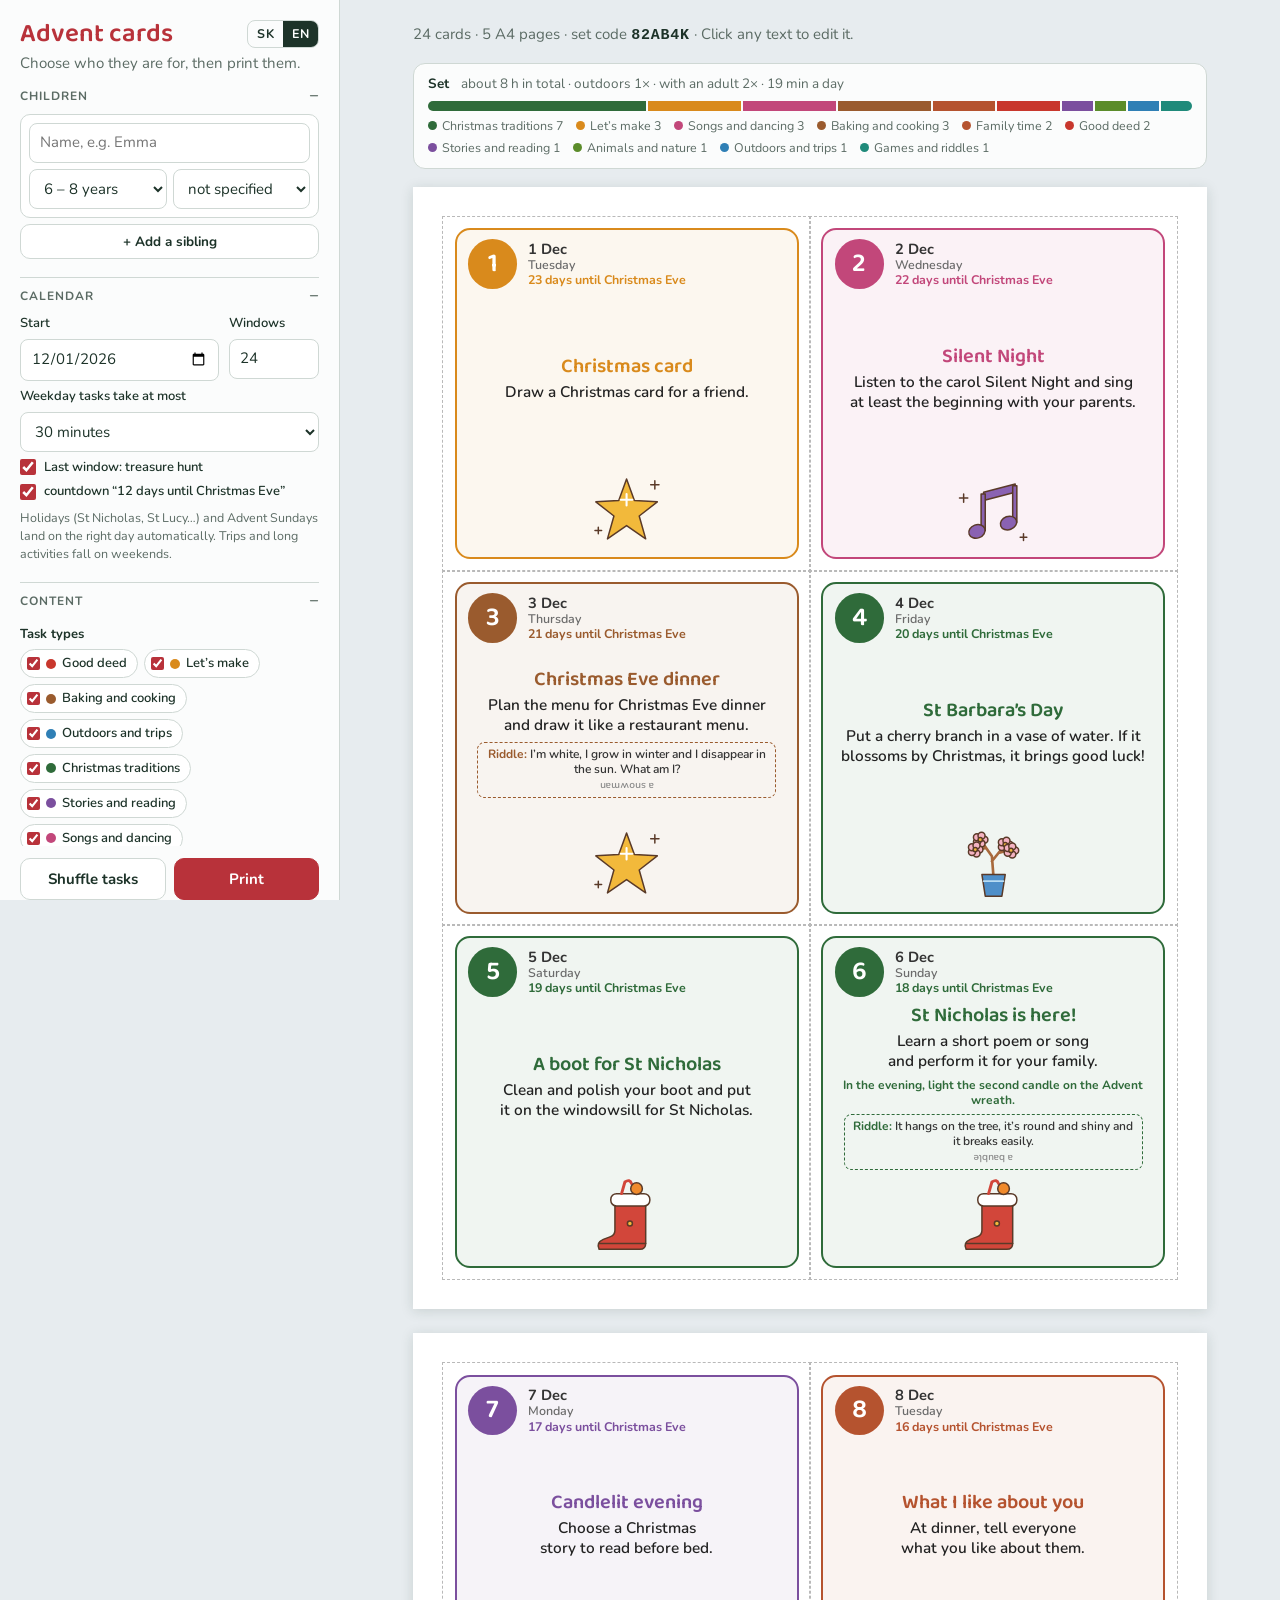
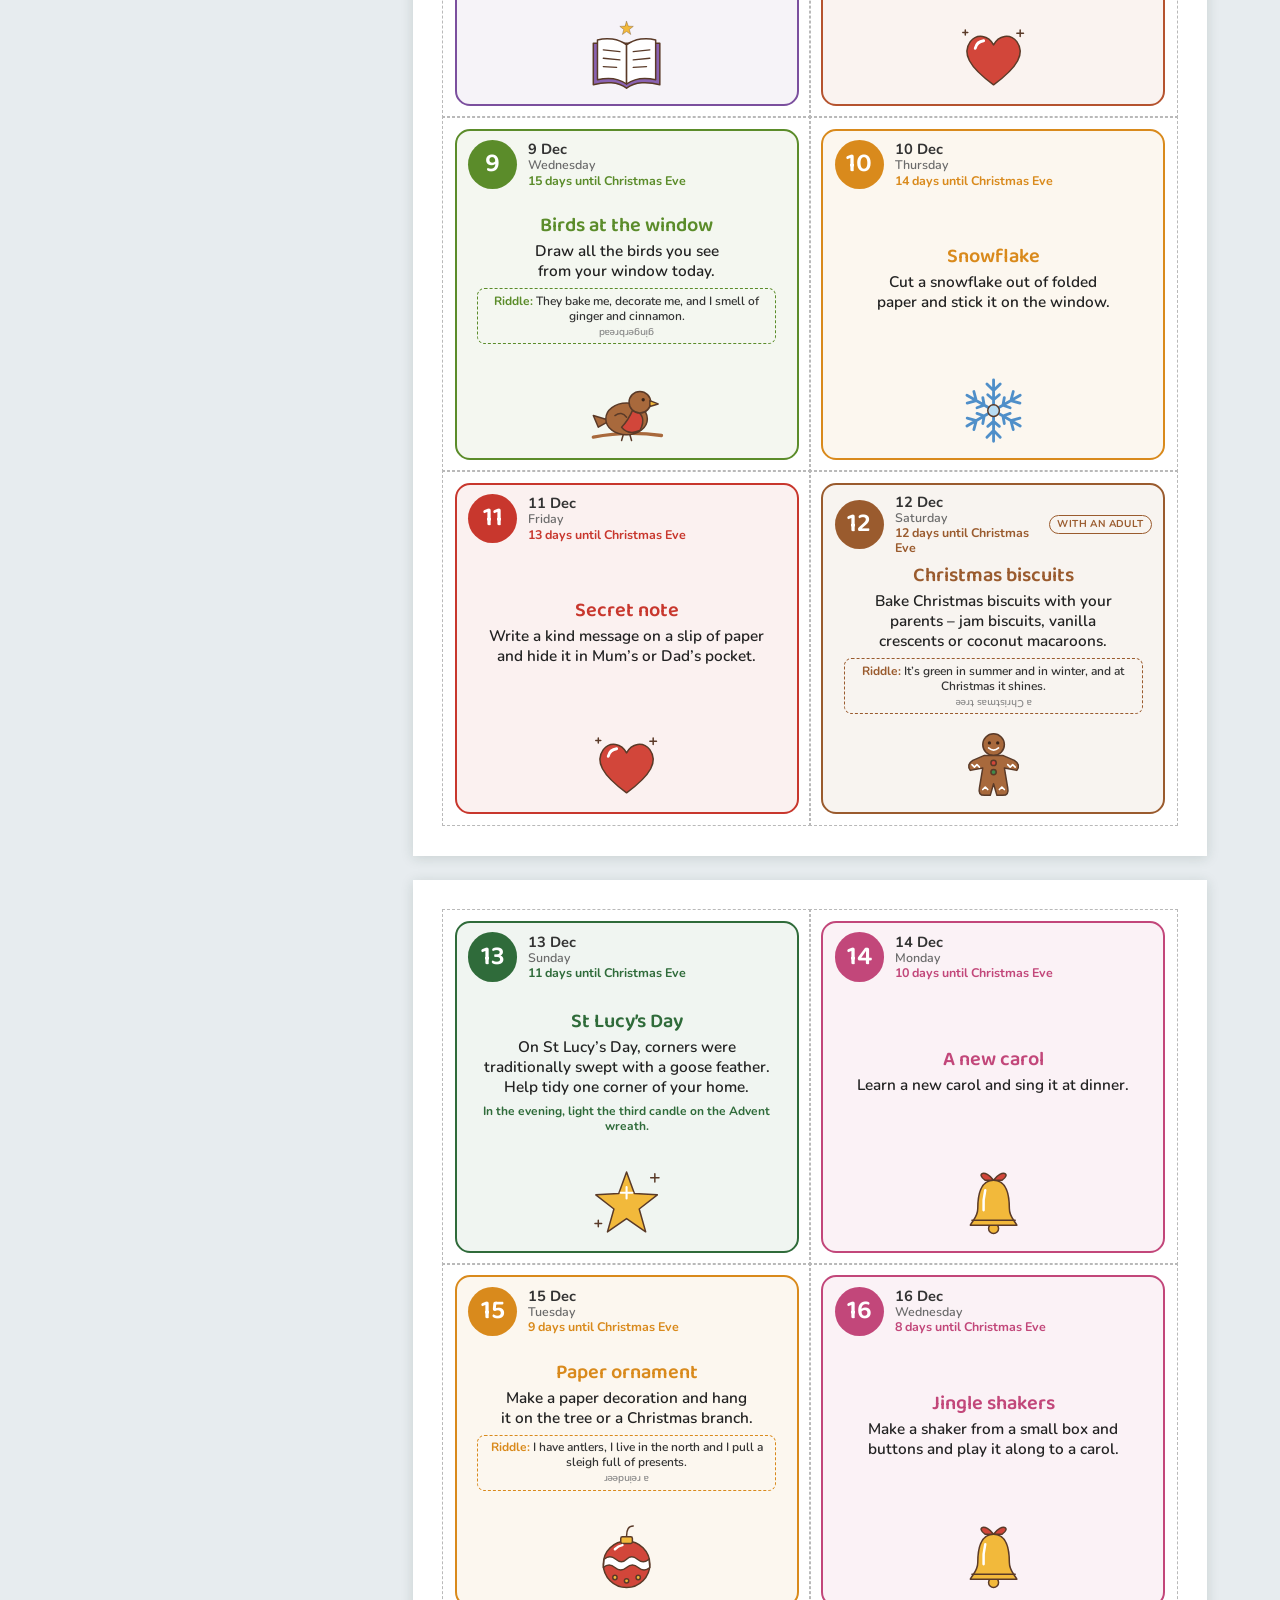
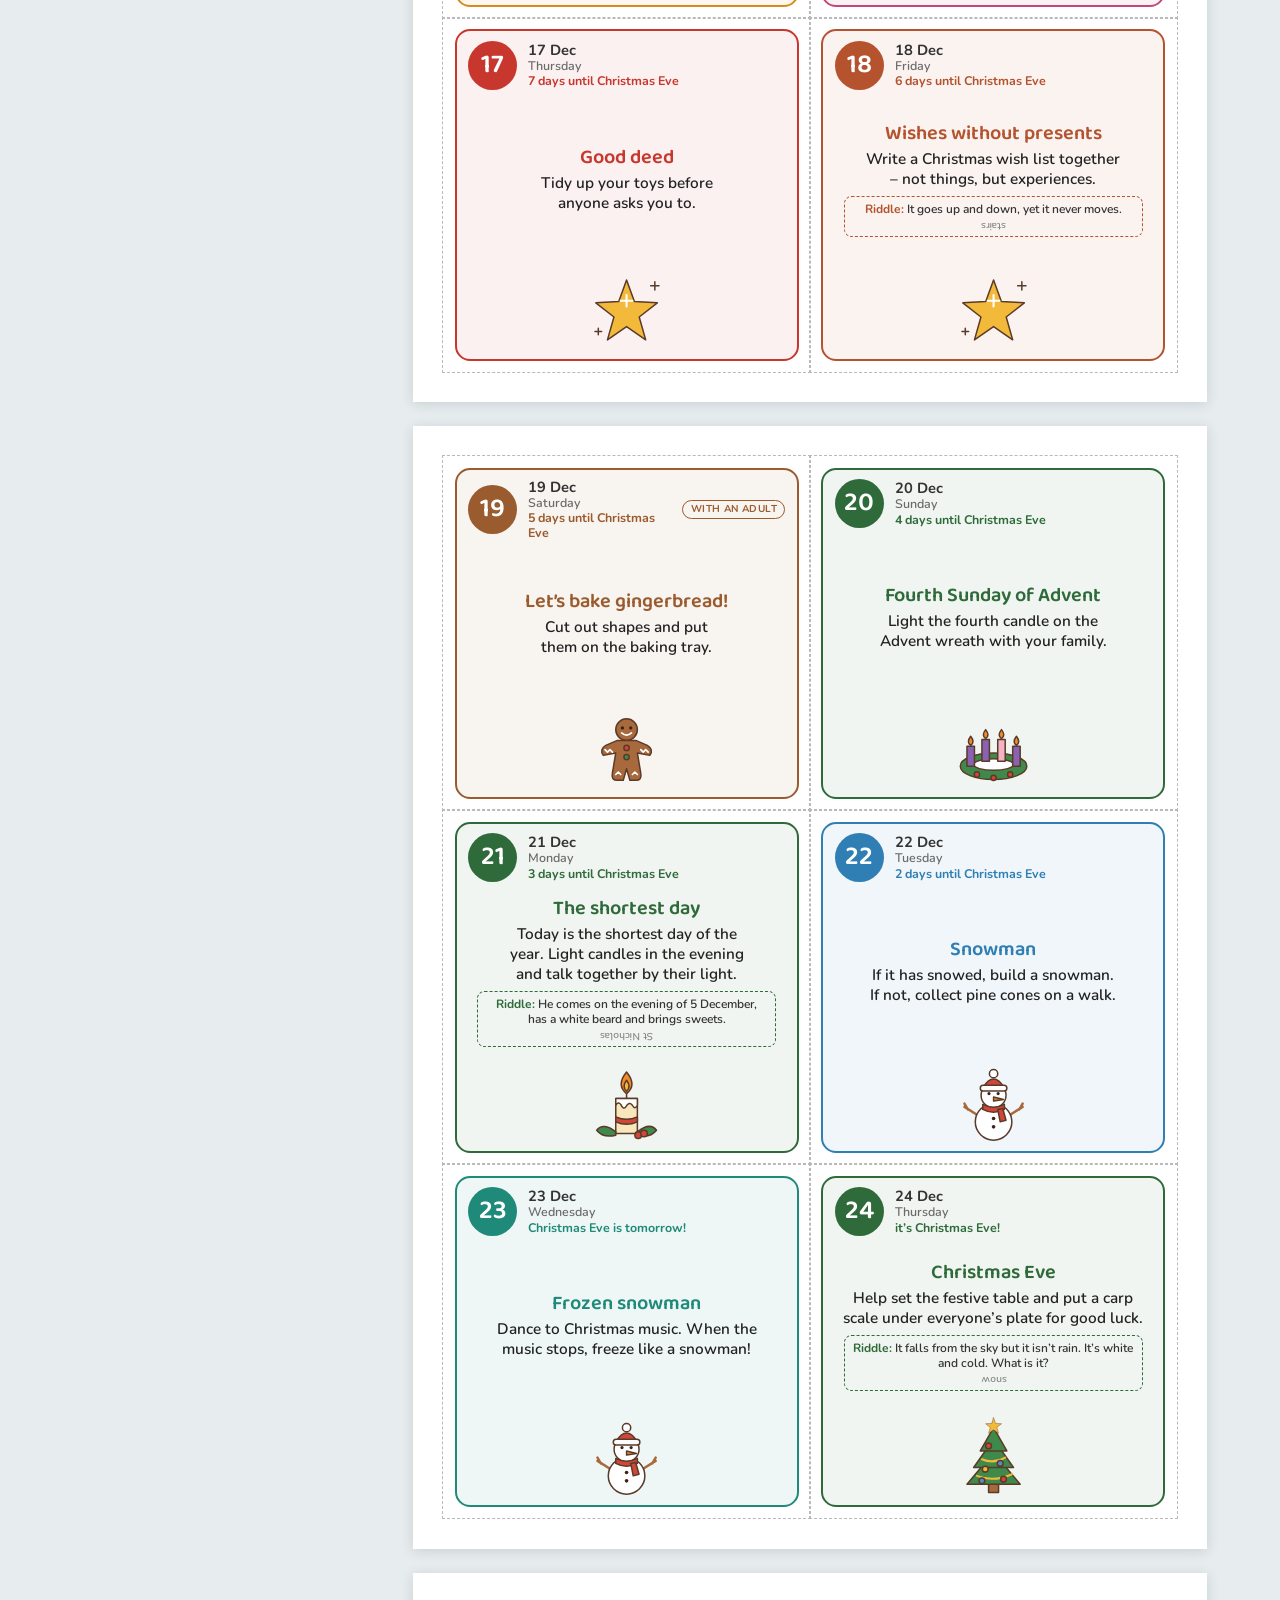
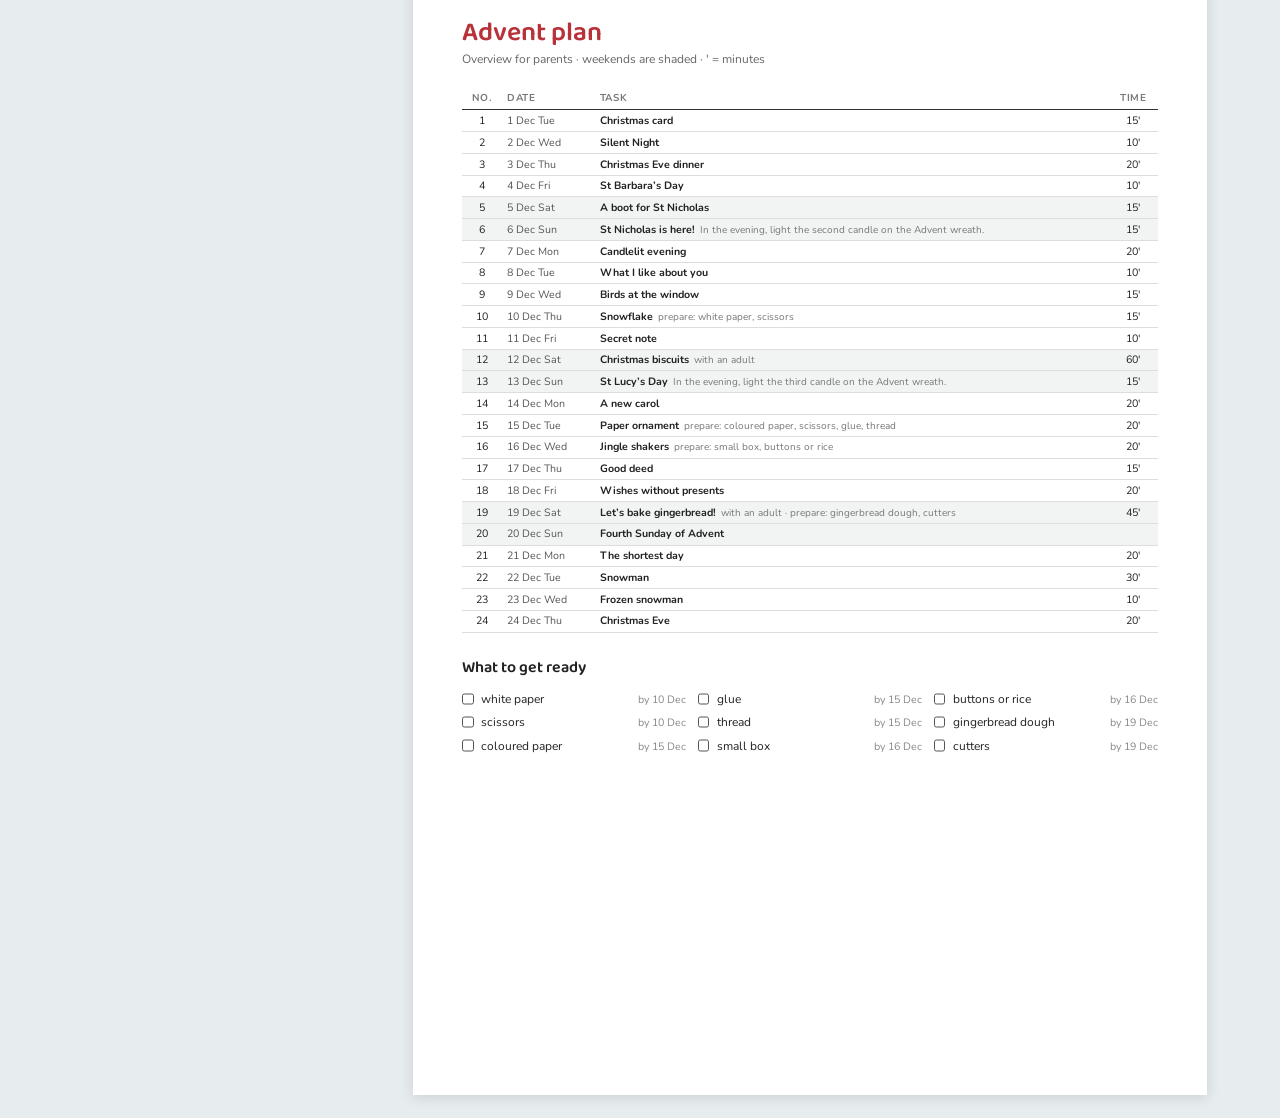
<file: index.html>
<!doctype html>
<html lang="sk">
<head>
<meta charset="utf-8">
<meta name="viewport" content="width=device-width, initial-scale=1">
<title>Adventné kartičky</title>
<link rel="preconnect" href="https://fonts.googleapis.com">
<link rel="preconnect" href="https://fonts.gstatic.com" crossorigin>
<link rel="stylesheet" href="https://fonts.googleapis.com/css2?family=Baloo+2:wght@500;600;700&family=Patrick+Hand&family=Nunito:wght@400;600;700;800&display=swap">
<link rel="stylesheet" href="style.css?v=202611242201">
</head>
<body>
<div class="app">
  <aside class="panel">
    <header class="brand">
      <div class="brand-row">
        <h1 data-i18n="title">Adventné kartičky</h1>
        <div class="seg lang" role="radiogroup" aria-label="Jazyk" data-i18n-aria="jazyk">
          <input type="radio" form="form" name="jazyk" id="jazyk-sk" value="sk" checked><label for="jazyk-sk" title="Slovenčina">SK</label>
          <input type="radio" form="form" name="jazyk" id="jazyk-en" value="en"><label for="jazyk-en" title="English">EN</label>
        </div>
      </div>
      <p data-i18n="sub">Nastav, pre koho sú, a vytlač si ich.</p>
    </header>

    <form id="form" autocomplete="off">
      <details open>
        <summary data-i18n="deti">Deti</summary>
        <div class="sec">
          <div id="deti" class="deti"></div>
          <button type="button" id="pridajDieta" class="btn small" data-i18n="pridaj">+ Pridať súrodenca</button>
          <label class="check only-viac"><input type="checkbox" id="spolocne" name="spolocne"> <span data-i18n="spolocne">Rovnaké úlohy pre všetky deti</span></label>
        </div>
      </details>

      <details open>
        <summary data-i18n="kalendar">Kalendár</summary>
        <div class="sec">
          <div class="row2">
            <div><label for="zaciatok" data-i18n="zaciatok">Začiatok</label><input id="zaciatok" name="zaciatok" type="date"></div>
            <div><label for="pocet" data-i18n="okienok">Okienok</label><input id="pocet" name="pocet" type="number" min="1" max="40" value="24"></div>
          </div>
          <label for="maxMin" data-i18n="maxMin">Úlohy v pracovný deň najviac na</label>
          <select id="maxMin" name="maxMin">
            <option value="15" data-i18n="min15">15 minút</option>
            <option value="30" selected data-i18n="min30">30 minút</option>
            <option value="45" data-i18n="min45">45 minút</option>
          </select>
          <label class="check"><input type="checkbox" id="poklad" name="poklad" checked> <span data-i18n="poklad">Posledné okienko: hľadanie pokladu</span></label>
          <label class="check"><input type="checkbox" id="odpocet" name="odpocet" checked> <span data-i18n="odpocet">odpočítavanie „do Vianoc ešte 12 dní“</span></label>
          <p class="note" data-i18n="noteKal">Sviatky (Mikuláš, Lucia…) a adventné nedele sa dajú na správny deň samy. Výlety a dlhé aktivity padnú na víkend.</p>
        </div>
      </details>

      <details open>
        <summary data-i18n="obsah">Obsah</summary>
        <div class="sec">
          <span class="label" data-i18n="druhy">Druhy úloh</span>
          <div id="kategorie" class="chips"></div>
          <span class="label" data-i18n="doma">U nás doma</span>
          <label class="check"><input type="checkbox" id="bezNab" name="bezNab"> <span data-i18n="bezNab">bez náboženských tradícií</span></label>
          <label class="check"><input type="checkbox" id="bezVon" name="bezVon"> <span data-i18n="bezVon">bez úloh vonku</span></label>
          <label class="check"><input type="checkbox" id="bezPenazi" name="bezPenazi"> <span data-i18n="bezPenazi">bez úloh, ktoré stoja peniaze</span></label>
          <label for="vlastne" data-i18n="vlastne">Vlastné úlohy <span class="muted">(každá na nový riadok)</span></label>
          <textarea id="vlastne" name="vlastne" rows="4" data-i18n-ph="vlastne" placeholder="6.12. Návšteva u babky&#10;Kino | Ideme spolu do kina na rozprávku"></textarea>
          <label for="podpis" data-i18n="podpis">Podpis na kartičkách</label>
          <select id="podpis" name="podpis">
            <option value="" data-i18n="podpis0">bez podpisu</option>
            <option value="jezisko" data-i18n="podpisJ">Tvoj Ježiško</option>
            <option value="anjel" data-i18n="podpisA">Tvoj anjelik</option>
            <option value="skriatok" data-i18n="podpisS">Tvoj škriatok</option>
            <option value="rodicia" data-i18n="podpisR">Mama a ocko</option>
            <option value="*" data-i18n="podpisV">vlastný…</option>
          </select>
          <input type="text" id="podpisVlastny" name="podpisVlastny" class="only-vlastny" data-i18n-ph="podpis" placeholder="napr. Babka Anka">
        </div>
      </details>

      <details open>
        <summary data-i18n="vek">Podľa veku</summary>
        <div class="sec">
          <label class="check"><input type="checkbox" id="pocitanie" name="pocitanie" checked> <span data-i18n="pocitanie">3–5: hviezdičky na spočítanie</span></label>
          <label class="check"><input type="checkbox" id="tlacene" name="tlacene"> <span data-i18n="tlacene">6–8: VEĽKÉ TLAČENÉ PÍSMENÁ</span></label>
          <label class="check"><input type="checkbox" id="hadanky" name="hadanky" checked> <span data-i18n="hadanky">6–12: hádanka na každej 3. kartičke</span></label>
          <label class="check"><input type="checkbox" id="vyzvy" name="vyzvy" checked> <span data-i18n="vyzvy">9–12: výzva navyše cez víkend</span></label>
          <label class="check"><input type="checkbox" id="splnene" name="splnene"> <span data-i18n="splnene">krúžok „splnené“ na nálepku</span></label>
          <label for="pismo" data-i18n="pismo">Písmo na kartičkách</label>
          <select id="pismo" name="pismo">
            <option value="zaoblene" data-i18n="pismoZ">zaoblené</option>
            <option value="rucne" data-i18n="pismoR">ručne písané</option>
            <option value="skolske" data-i18n="pismoS">školské, dobre čitateľné</option>
          </select>
        </div>
      </details>

      <details open>
        <summary data-i18n="tlac">Tlač</summary>
        <div class="sec">
          <span class="label" data-i18n="tlaciaren">Tlačiareň</span>
          <div class="seg">
            <input type="radio" name="tlac" id="tlac-farba" value="farba" checked><label for="tlac-farba" data-i18n="farebna">Farebná</label>
            <input type="radio" name="tlac" id="tlac-cb" value="cb"><label for="tlac-cb" data-i18n="cb">Čiernobiela</label>
          </div>
          <div class="seg only-farba">
            <input type="radio" name="farby" id="farby-plne" value="plne" checked><label for="farby-plne" data-i18n="plne">Plné farby</label>
            <input type="radio" name="farby" id="farby-setrne" value="setrne"><label for="farby-setrne" data-i18n="setrne">Šetriť atrament</label>
          </div>
          <label for="tema" class="only-farba" data-i18n="tema">Farebné ladenie</label>
          <select id="tema" name="tema" class="only-farba">
            <option value="pestre" data-i18n="temaP">pestré (podľa druhu úlohy)</option>
            <option value="klasika" data-i18n="temaK">červeno-zelené</option>
            <option value="zima" data-i18n="temaZ">zimné modré</option>
            <option value="zlato" data-i18n="temaG">zlaté a hnedé</option>
          </select>
          <p class="note only-cb" data-i18n="noteCb">Obrázky budú omaľovánky – deti si ich vyfarbia samy.</p>
          <div class="row2 even">
            <div><label for="naStranu" data-i18n="naStranu">Kartičiek na A4</label>
              <select id="naStranu" name="naStranu">
                <option value="4" data-i18n="ns4">4 (veľké)</option>
                <option value="6" selected data-i18n="ns6">6 (ako vzor)</option>
                <option value="8" data-i18n="ns8">8 (menšie)</option>
                <option value="12" data-i18n="ns12">12 (mini)</option>
              </select></div>
            <div><label for="strihanie" data-i18n="strihanie">Strihanie</label>
              <select id="strihanie" name="strihanie">
                <option value="ciara" selected data-i18n="cutC">čiara</option>
                <option value="rohy" data-i18n="cutR">rožky</option>
                <option value="nic" data-i18n="cutN">nič</option>
              </select></div>
          </div>
          <label class="check"><input type="checkbox" id="cas" name="cas"> <span data-i18n="cas">ukázať na kartičke, koľko úloha trvá</span></label>
          <label class="check"><input type="checkbox" id="zadne" name="zadne"> <span data-i18n="zadne">zadné strany s číslom (obojstranná tlač)</span></label>
          <label class="check"><input type="checkbox" id="prehlad" name="prehlad" checked> <span data-i18n="prehlad">strana pre rodiča: prehľad a nákupný zoznam</span></label>
          <label class="check"><input type="checkbox" id="stitky" name="stitky"> <span data-i18n="stitky">štítky s číslami na vrecúška</span></label>
          <label class="check"><input type="checkbox" id="titulka" name="titulka"> <span data-i18n="titulka">titulná strana s menom</span></label>
          <label for="vyber" data-i18n="vyber">Dotlačiť len kartičky č. <span class="muted">(prázdne = všetky)</span></label>
          <input type="text" id="vyber" name="vyber" data-i18n-ph="vyber" placeholder="napr. 3, 7-9" inputmode="numeric">
          <button type="button" id="tlacTest" class="btn small" data-i18n="tlacTest">Vytlačiť skúšobnú stranu</button>
        </div>
      </details>

      <details>
        <summary data-i18n="tipyH">Ako vytlačiť</summary>
        <div class="sec"><ul id="tipy" class="tips"></ul></div>
      </details>

      <details>
        <summary data-i18n="zaloha">Záloha a kód sady</summary>
        <div class="sec">
          <p class="note" data-i18n="zalohaNote">Záloha uloží všetko vrátane tvojich úprav do súboru. Na inom počítači ju len načítaš.</p>
          <div class="row2 even">
            <div><button type="button" id="export" class="btn small" data-i18n="export">Uložiť zálohu</button></div>
            <div><button type="button" id="import" class="btn small" data-i18n="import">Načítať zálohu</button></div>
          </div>
          <input type="file" id="importSubor" accept=".json,application/json" hidden>
          <p class="note" data-i18n="kodNote">Rovnaký kód a rovnaké nastavenia = rovnaké kartičky (bez ručných úprav).</p>
          <div class="row2">
            <div><input type="text" id="kodVstup" data-i18n-ph="kod" placeholder="napr. 1A2B3C" data-i18n-aria="kod" aria-label="Kód sady"></div>
            <div><button type="button" id="nacitajKod" class="btn small" data-i18n="pouzit">Použiť</button></div>
          </div>
        </div>
      </details>
    </form>

    <div class="actions">
      <button type="button" id="zamiesat" class="btn" data-i18n="zamiesat">Zamiešať úlohy</button>
      <button type="button" id="tlacit" class="btn primary" data-i18n="tlacit">Tlačiť</button>
    </div>
  </aside>

  <main class="preview">
    <div id="info" class="info" aria-live="polite"></div>
    <div id="stats" class="stats"></div>
    <div id="sheets" class="sheets"></div>
  </main>
</div>
<div id="testSheet" class="test-wrap"></div>
<div id="oznam" class="oznam" role="status" hidden></div>
<dialog id="lupa" class="lupa" aria-label="Zväčšená kartička" data-i18n-aria="lupa">
  <div id="lupaObsah" class="lupa-obsah"></div>
  <button type="button" class="btn small" id="lupaZavri" data-i18n="zavriet">Zavrieť</button>
</dialog>
<script src="data.js?v=202611242201"></script>
<script src="data-en.js?v=202611242201"></script>
<script src="i18n.js?v=202611242201"></script>
<script src="art.js?v=202611242201"></script>
<script src="app.js?v=202611242201"></script>
</body>
</html>
</file>
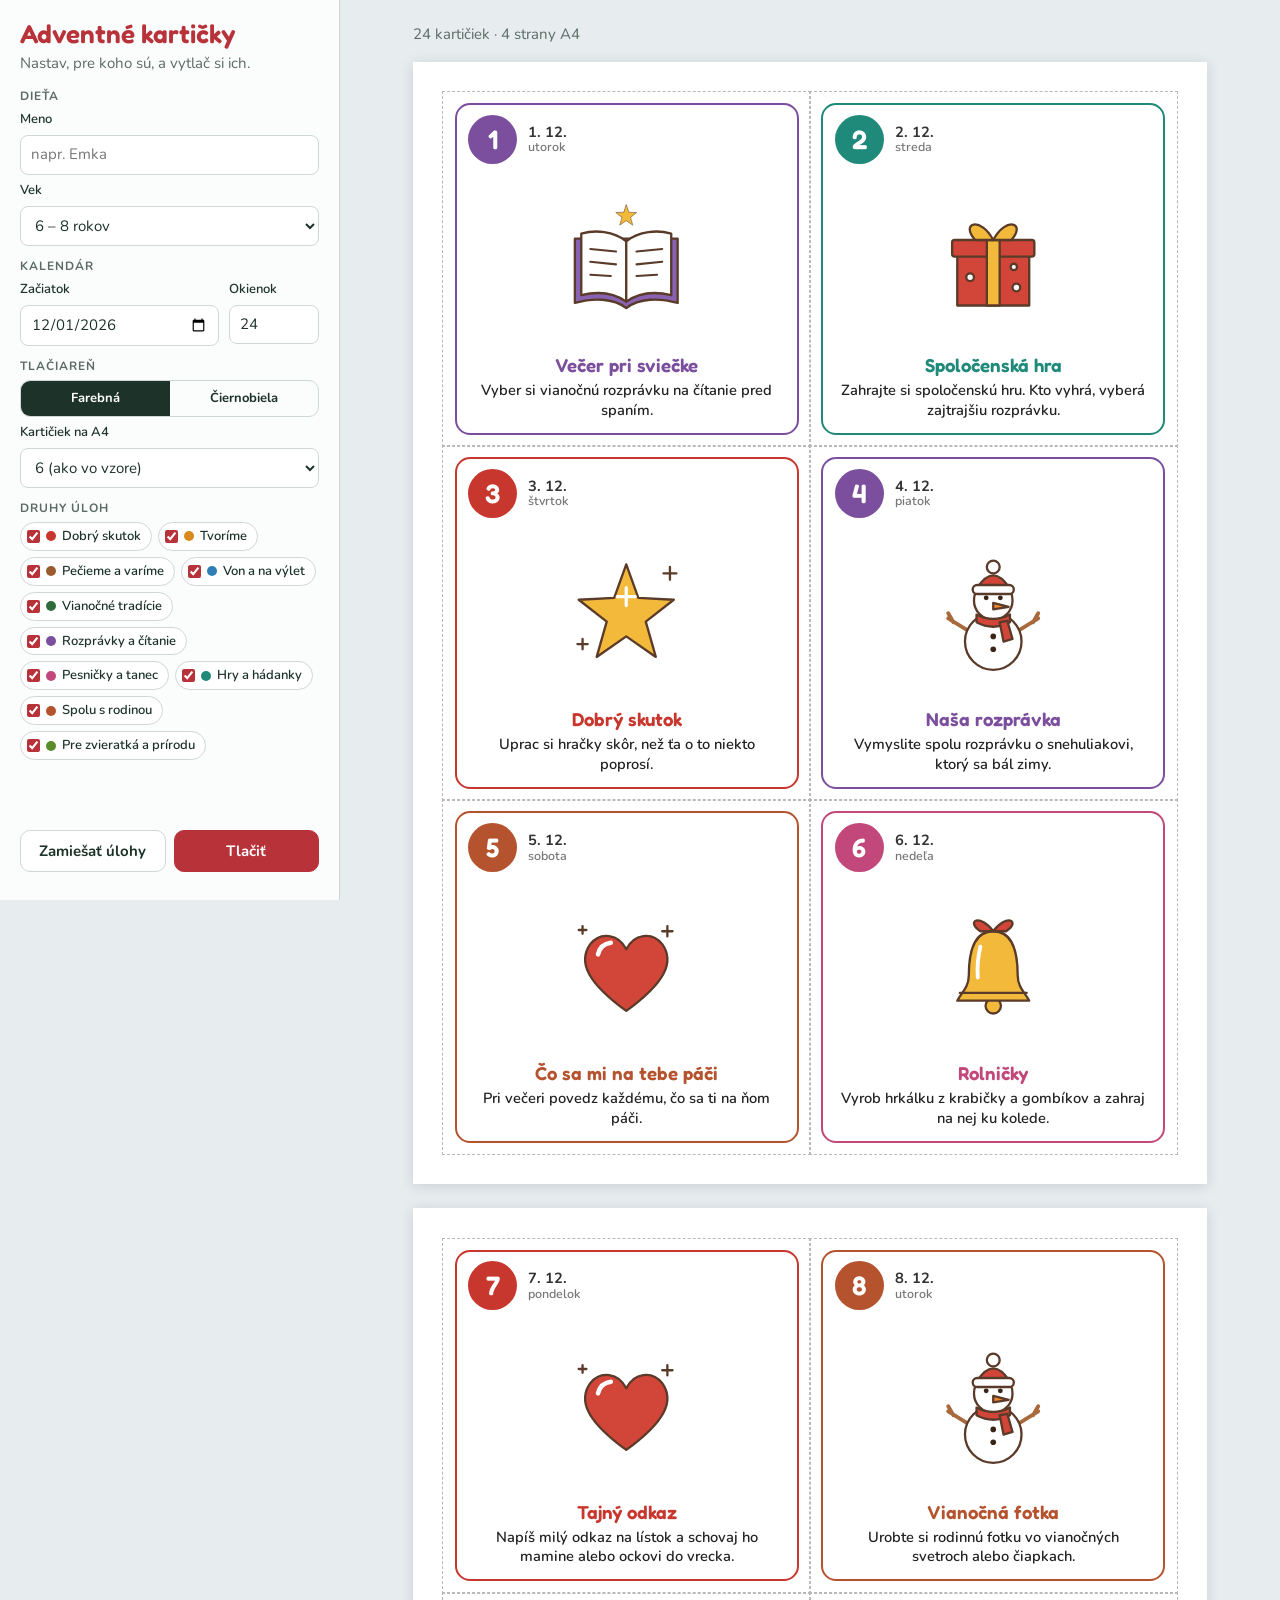
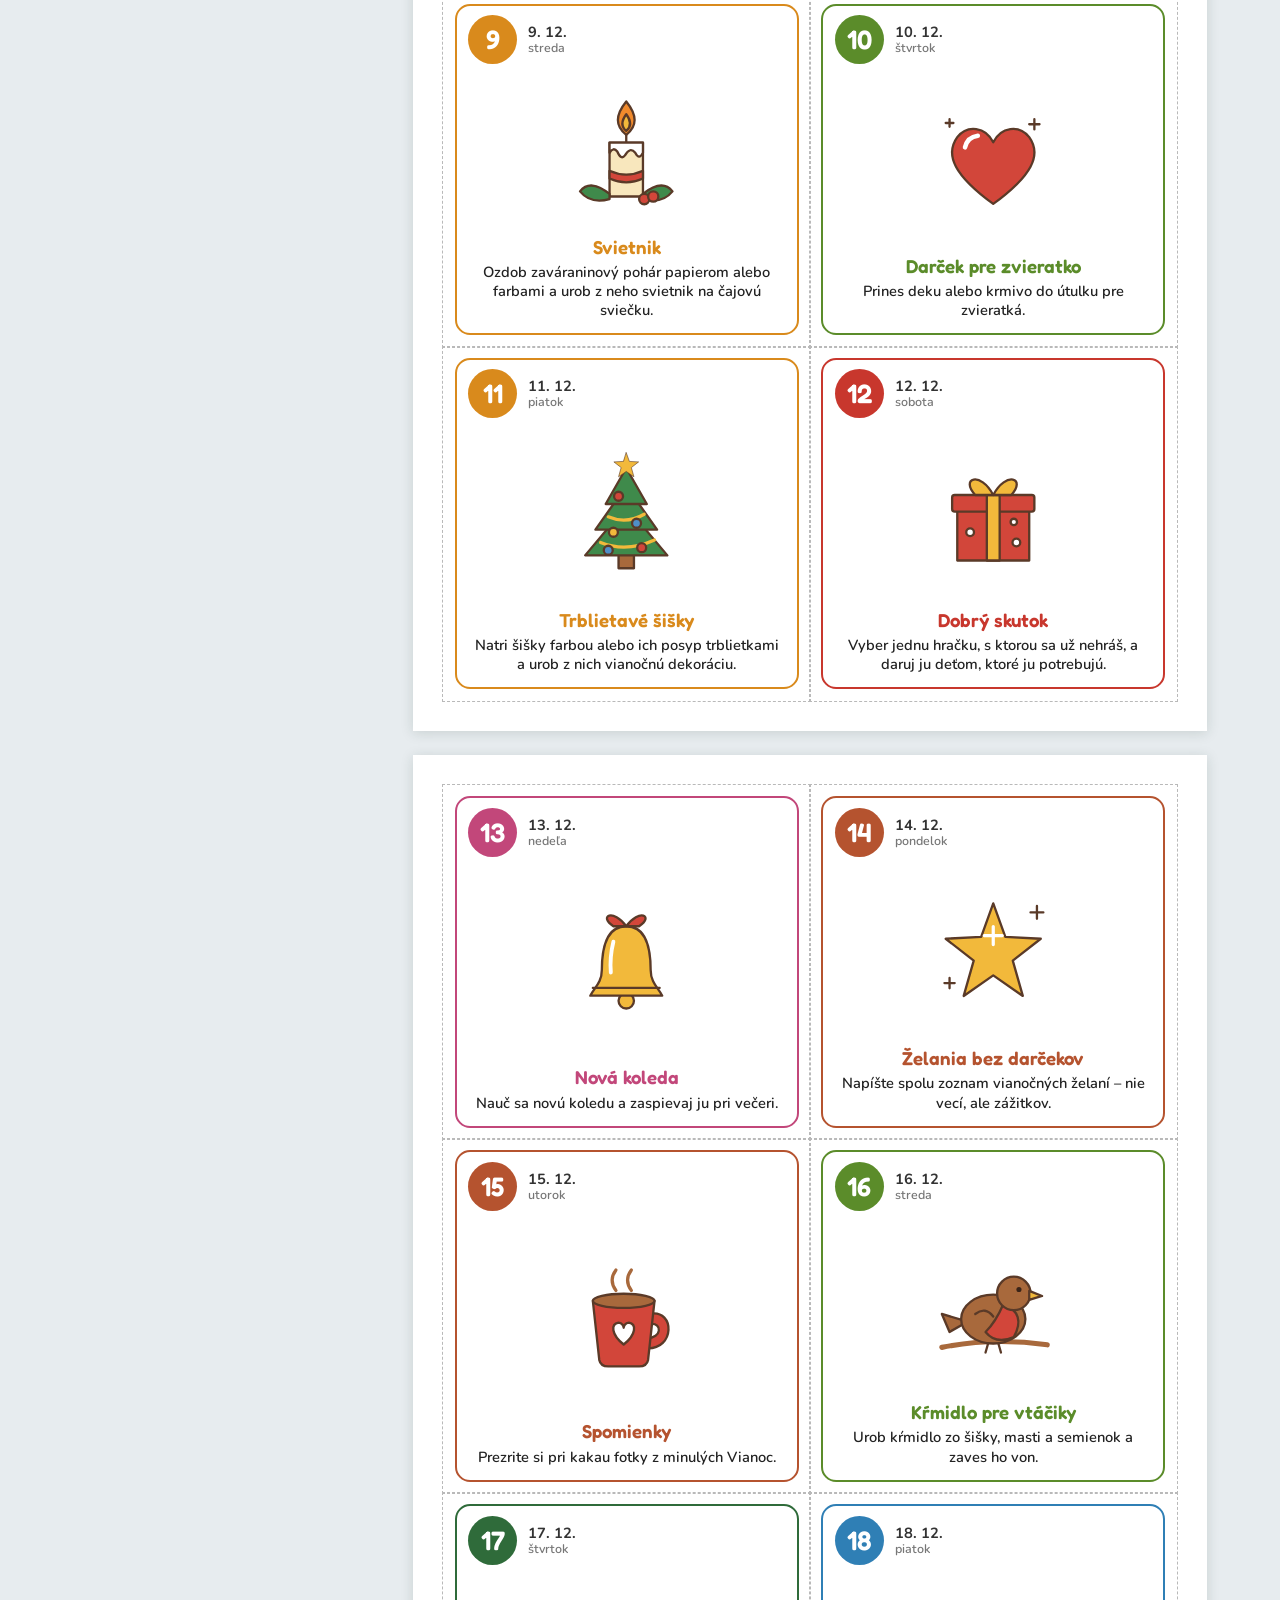
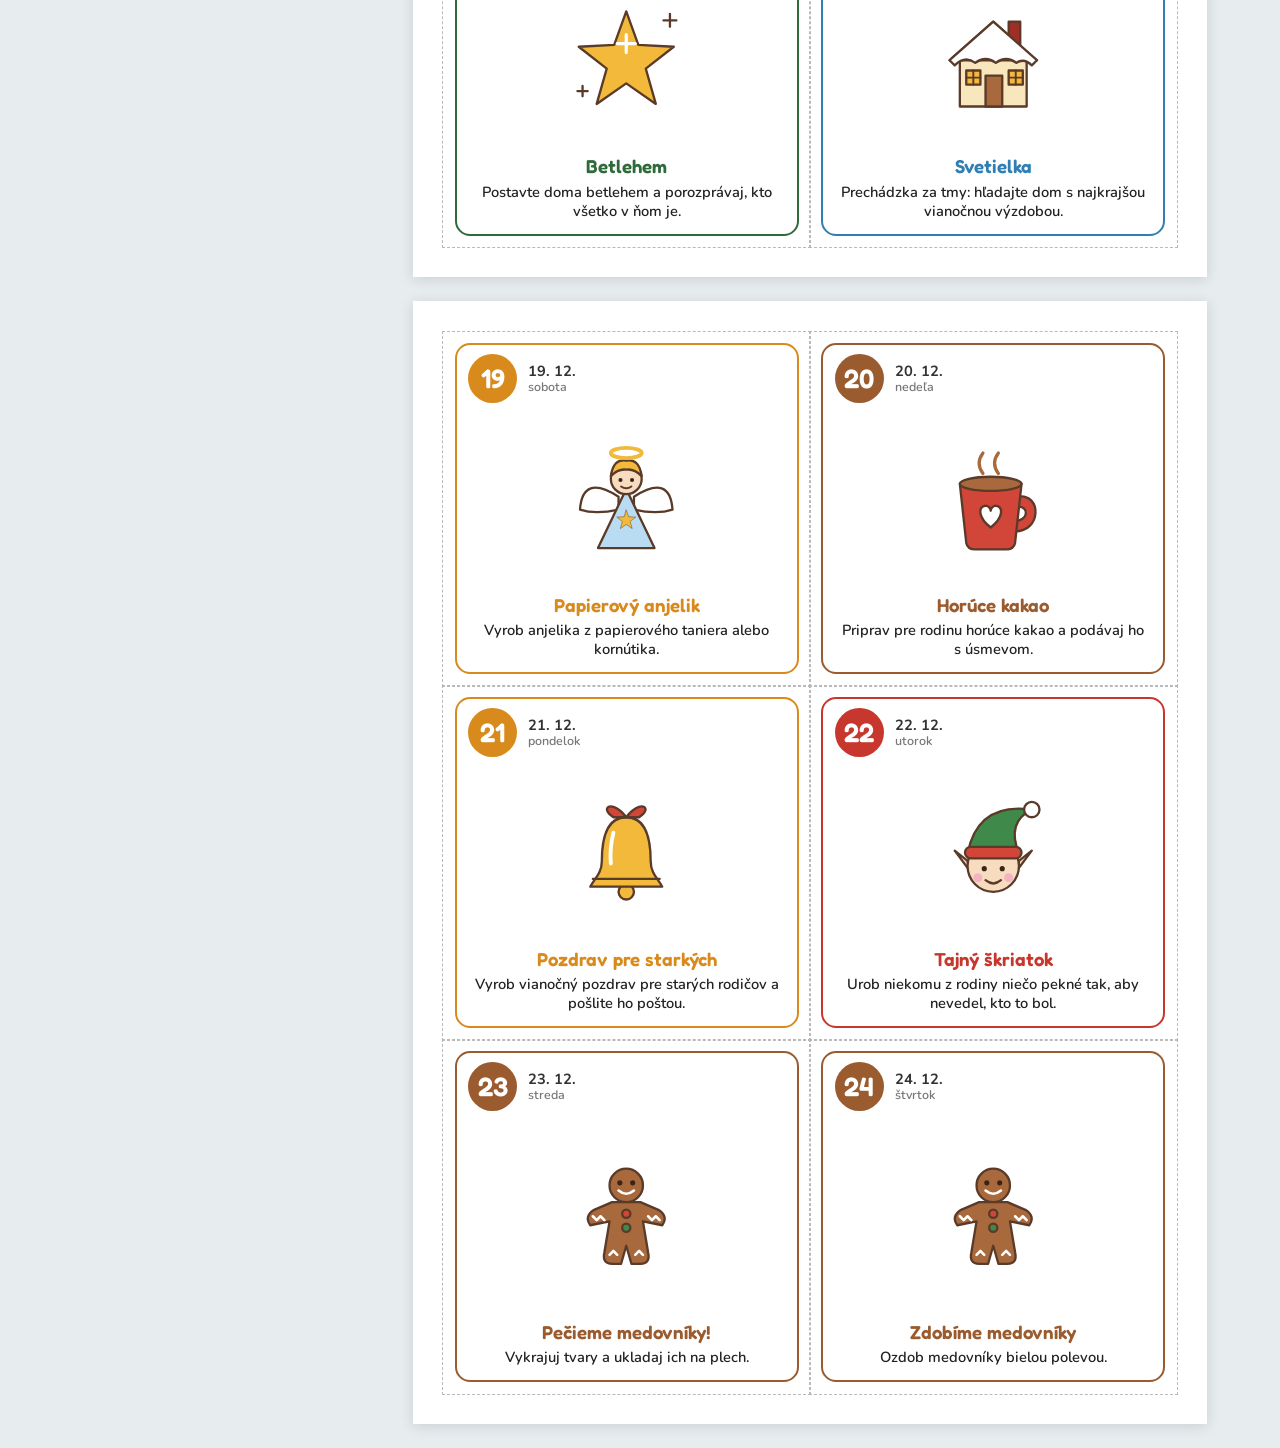
<file: verzie/v0-prototyp/index.html>
<!doctype html>
<html lang="sk">
<head>
<meta charset="utf-8">
<meta name="viewport" content="width=device-width, initial-scale=1">
<title>Adventné kartičky</title>
<link rel="preconnect" href="https://fonts.googleapis.com">
<link rel="preconnect" href="https://fonts.gstatic.com" crossorigin>
<link rel="stylesheet" href="https://fonts.googleapis.com/css2?family=Fredoka:wght@500;600&family=Nunito:wght@400;600;700;800&display=swap">
<link rel="stylesheet" href="style.css">
</head>
<body>
<div class="app">
  <aside class="panel">
    <header class="brand">
      <h1>Adventné kartičky</h1>
      <p>Nastav, pre koho sú, a vytlač si ich.</p>
    </header>

    <form id="form" autocomplete="off">
      <fieldset>
        <legend>Dieťa</legend>
        <label for="meno">Meno</label>
        <input id="meno" name="meno" type="text" placeholder="napr. Emka">
        <label for="vek">Vek</label>
        <select id="vek" name="vek">
          <option value="m">3 – 5 rokov</option>
          <option value="s" selected>6 – 8 rokov</option>
          <option value="v">9 – 12 rokov</option>
        </select>
      </fieldset>

      <fieldset>
        <legend>Kalendár</legend>
        <div class="row2">
          <div><label for="zaciatok">Začiatok</label><input id="zaciatok" name="zaciatok" type="date"></div>
          <div><label for="pocet">Okienok</label><input id="pocet" name="pocet" type="number" min="1" max="40" value="24"></div>
        </div>
      </fieldset>

      <fieldset>
        <legend>Tlačiareň</legend>
        <div class="seg">
          <input type="radio" name="tlac" id="tlac-farba" value="farba" checked><label for="tlac-farba">Farebná</label>
          <input type="radio" name="tlac" id="tlac-cb" value="cb"><label for="tlac-cb">Čiernobiela</label>
        </div>
        <label for="naStranu">Kartičiek na A4</label>
        <select id="naStranu" name="naStranu">
          <option value="4">4 (veľké)</option>
          <option value="6" selected>6 (ako vo vzore)</option>
          <option value="8">8 (menšie)</option>
        </select>
      </fieldset>

      <fieldset>
        <legend>Druhy úloh</legend>
        <div id="kategorie" class="chips"></div>
      </fieldset>
    </form>

    <div class="actions">
      <button type="button" id="zamiesat" class="btn">Zamiešať úlohy</button>
      <button type="button" id="tlacit" class="btn primary">Tlačiť</button>
    </div>
  </aside>

  <main class="preview">
    <div id="info" class="info"></div>
    <div id="sheets" class="sheets"></div>
  </main>
</div>
<script src="data.js"></script>
<script src="art.js"></script>
<script src="app.js"></script>
</body>
</html>
</file>
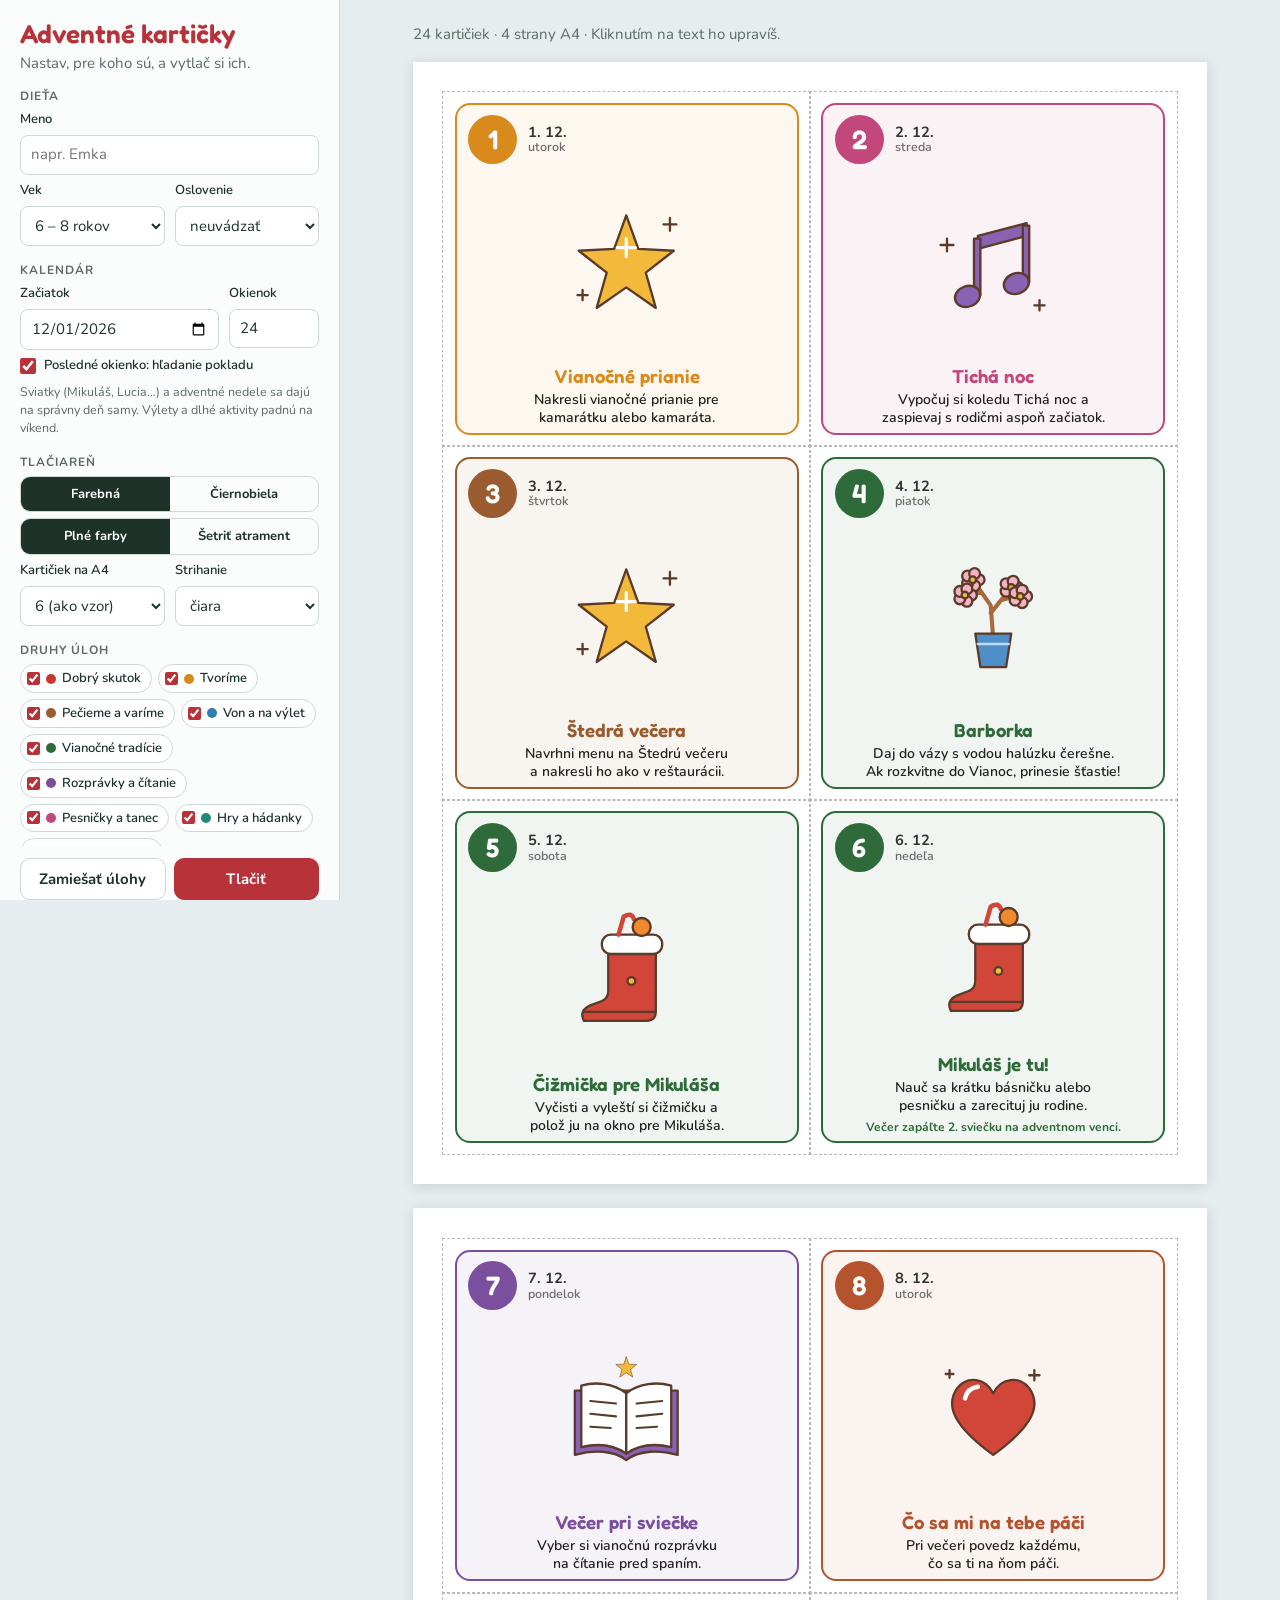
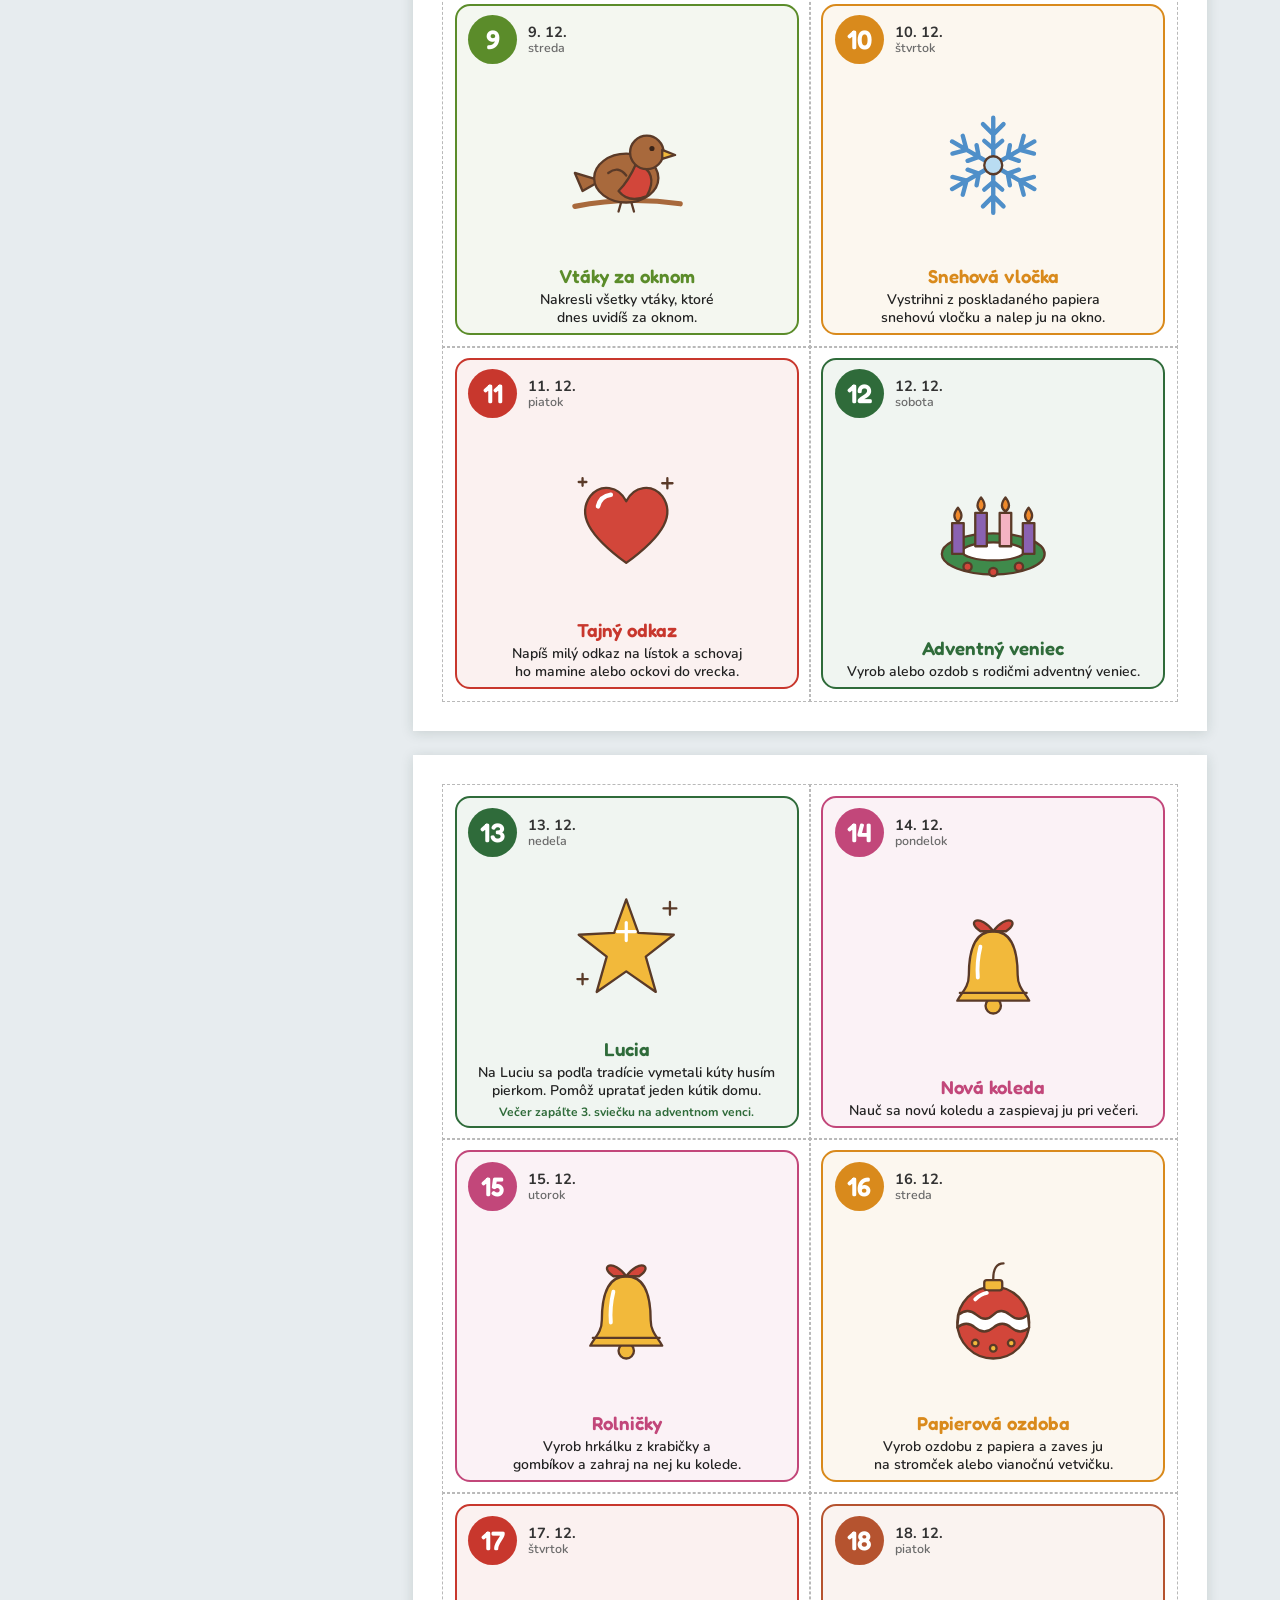
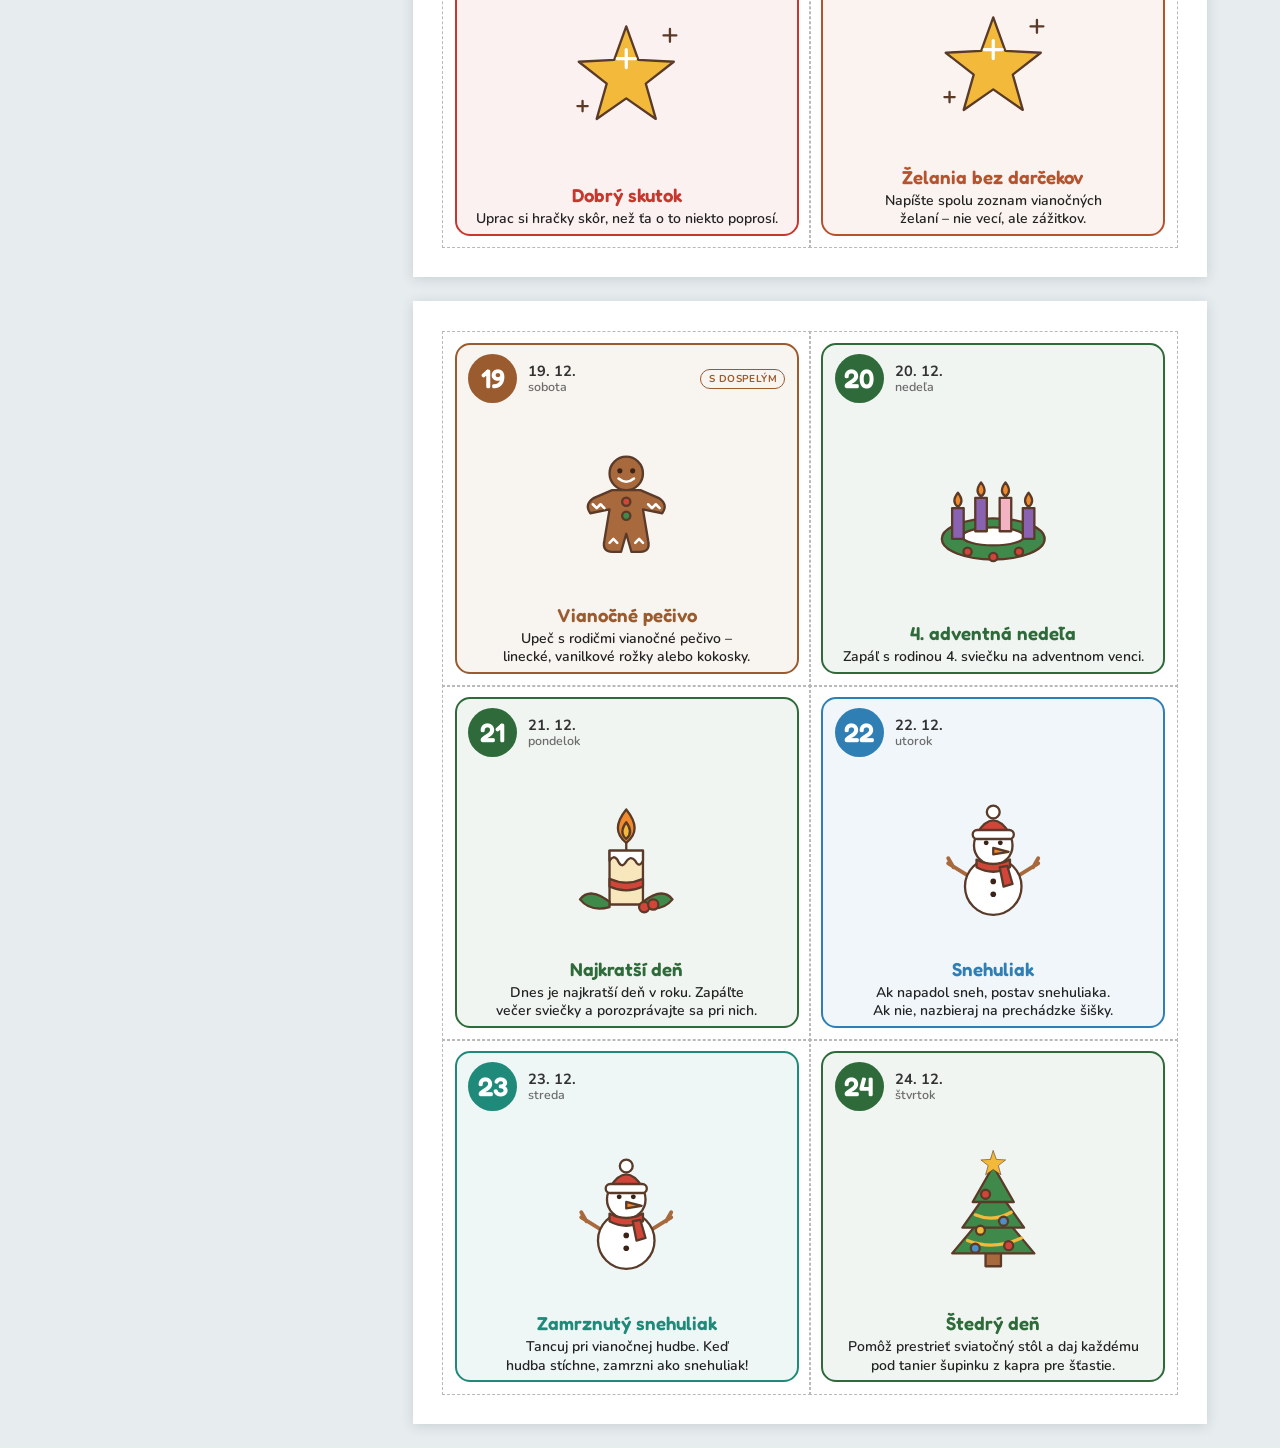
<file: verzie/v1/index.html>
<!doctype html>
<html lang="sk">
<head>
<meta charset="utf-8">
<meta name="viewport" content="width=device-width, initial-scale=1">
<title>Adventné kartičky</title>
<link rel="preconnect" href="https://fonts.googleapis.com">
<link rel="preconnect" href="https://fonts.gstatic.com" crossorigin>
<link rel="stylesheet" href="https://fonts.googleapis.com/css2?family=Fredoka:wght@500;600&family=Nunito:wght@400;600;700;800&display=swap">
<link rel="stylesheet" href="style.css">
</head>
<body>
<div class="app">
  <aside class="panel">
    <header class="brand">
      <h1>Adventné kartičky</h1>
      <p>Nastav, pre koho sú, a vytlač si ich.</p>
    </header>

    <form id="form" autocomplete="off">
      <fieldset>
        <legend>Dieťa</legend>
        <label for="meno">Meno</label>
        <input id="meno" name="meno" type="text" placeholder="napr. Emka">
        <div class="row2 even">
          <div><label for="vek">Vek</label>
            <select id="vek" name="vek">
              <option value="m">3 – 5 rokov</option>
              <option value="s" selected>6 – 8 rokov</option>
              <option value="v">9 – 12 rokov</option>
            </select></div>
          <div><label for="pohlavie">Oslovenie</label>
            <select id="pohlavie" name="pohlavie">
              <option value="f">dievča</option>
              <option value="m">chlapec</option>
              <option value="n" selected>neuvádzať</option>
            </select></div>
        </div>
      </fieldset>

      <fieldset>
        <legend>Kalendár</legend>
        <div class="row2">
          <div><label for="zaciatok">Začiatok</label><input id="zaciatok" name="zaciatok" type="date"></div>
          <div><label for="pocet">Okienok</label><input id="pocet" name="pocet" type="number" min="1" max="40" value="24"></div>
        </div>
        <label class="check"><input type="checkbox" id="poklad" name="poklad" checked> Posledné okienko: hľadanie pokladu</label>
        <p class="note">Sviatky (Mikuláš, Lucia…) a adventné nedele sa dajú na správny deň samy. Výlety a dlhé aktivity padnú na víkend.</p>
      </fieldset>

      <fieldset>
        <legend>Tlačiareň</legend>
        <div class="seg">
          <input type="radio" name="tlac" id="tlac-farba" value="farba" checked><label for="tlac-farba">Farebná</label>
          <input type="radio" name="tlac" id="tlac-cb" value="cb"><label for="tlac-cb">Čiernobiela</label>
        </div>
        <div class="seg only-farba">
          <input type="radio" name="farby" id="farby-plne" value="plne" checked><label for="farby-plne">Plné farby</label>
          <input type="radio" name="farby" id="farby-setrne" value="setrne"><label for="farby-setrne">Šetriť atrament</label>
        </div>
        <p class="note only-cb">Obrázky budú omaľovánky – deti si ich vyfarbia samy.</p>
        <div class="row2 even">
          <div><label for="naStranu">Kartičiek na A4</label>
            <select id="naStranu" name="naStranu">
              <option value="4">4 (veľké)</option>
              <option value="6" selected>6 (ako vzor)</option>
              <option value="8">8 (menšie)</option>
              <option value="12">12 (mini)</option>
            </select></div>
          <div><label for="strihanie">Strihanie</label>
            <select id="strihanie" name="strihanie">
              <option value="ciara" selected>čiara</option>
              <option value="rohy">rožky</option>
              <option value="nic">nič</option>
            </select></div>
        </div>
      </fieldset>

      <fieldset>
        <legend>Druhy úloh</legend>
        <div id="kategorie" class="chips"></div>
      </fieldset>
    </form>

    <div class="actions">
      <button type="button" id="zamiesat" class="btn">Zamiešať úlohy</button>
      <button type="button" id="tlacit" class="btn primary">Tlačiť</button>
    </div>
  </aside>

  <main class="preview">
    <div id="info" class="info"></div>
    <div id="sheets" class="sheets"></div>
  </main>
</div>
<script src="data.js"></script>
<script src="art.js"></script>
<script src="app.js"></script>
</body>
</html>
</file>
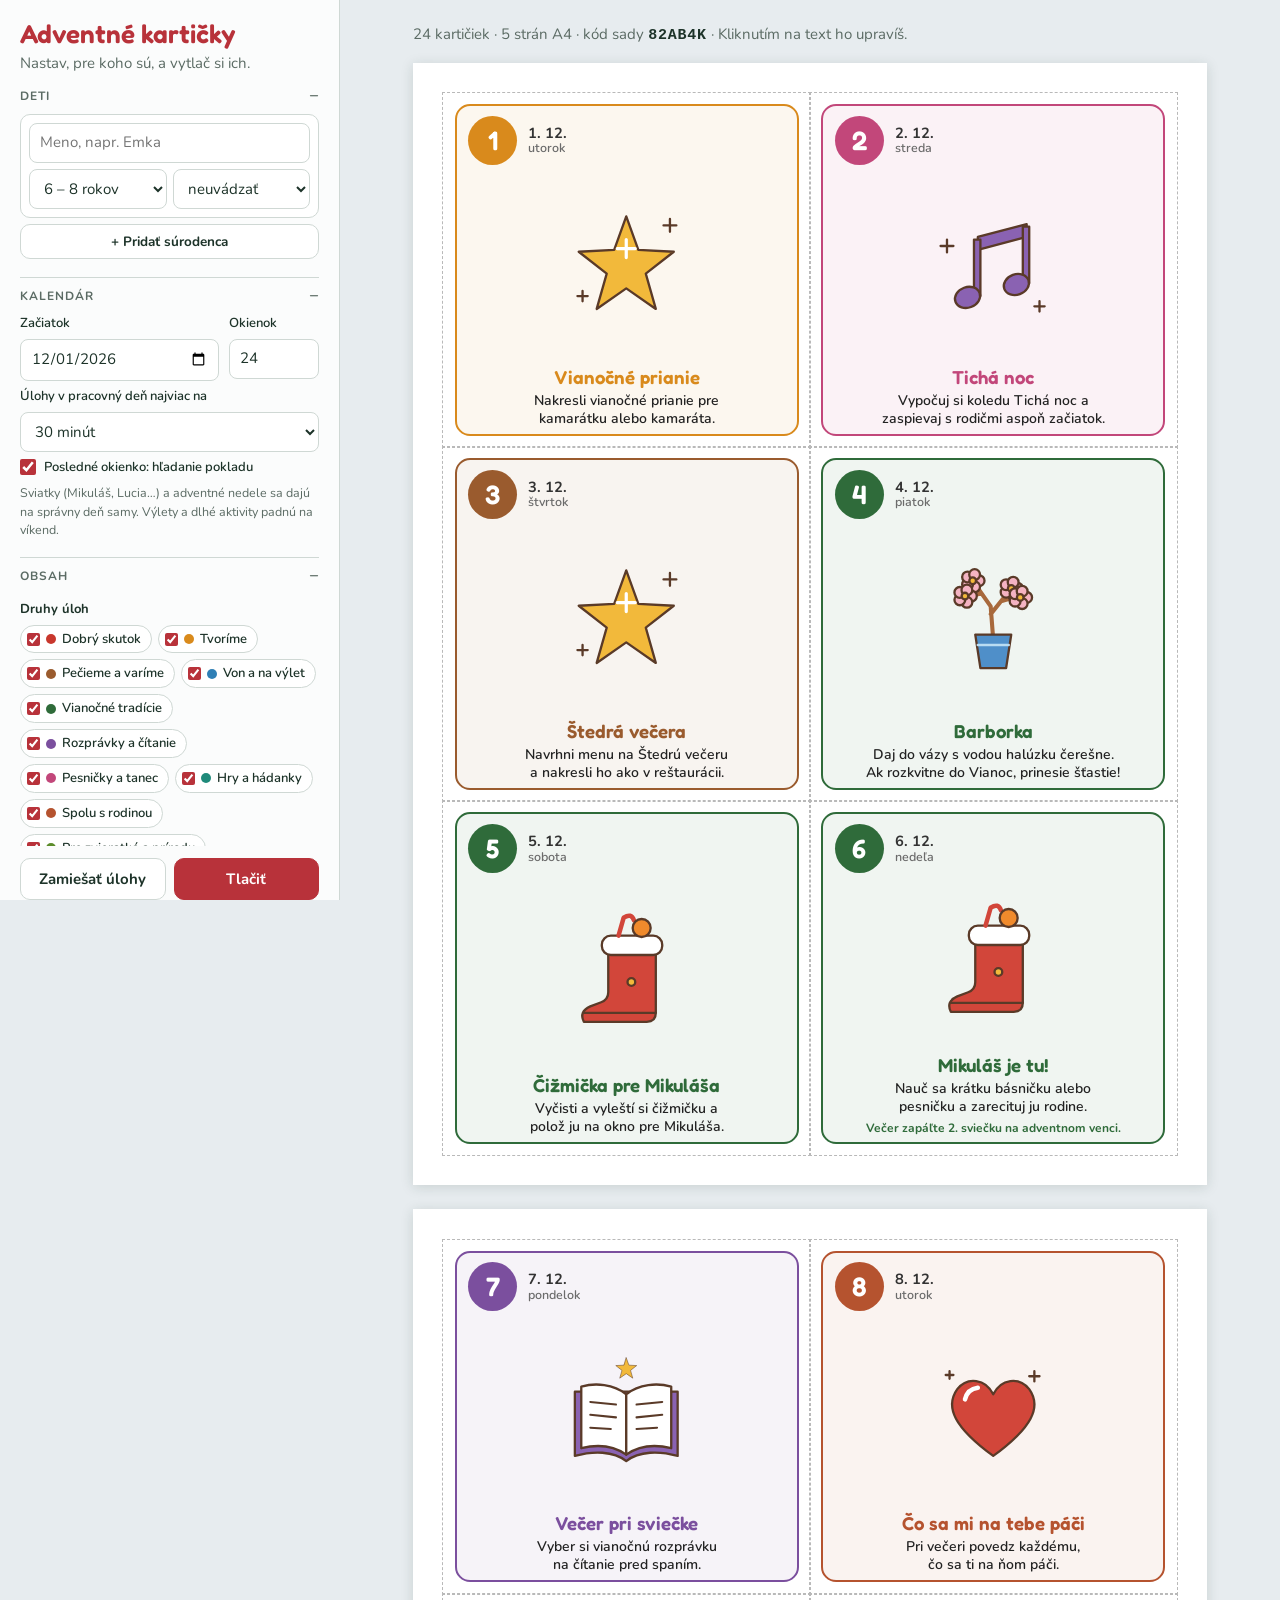
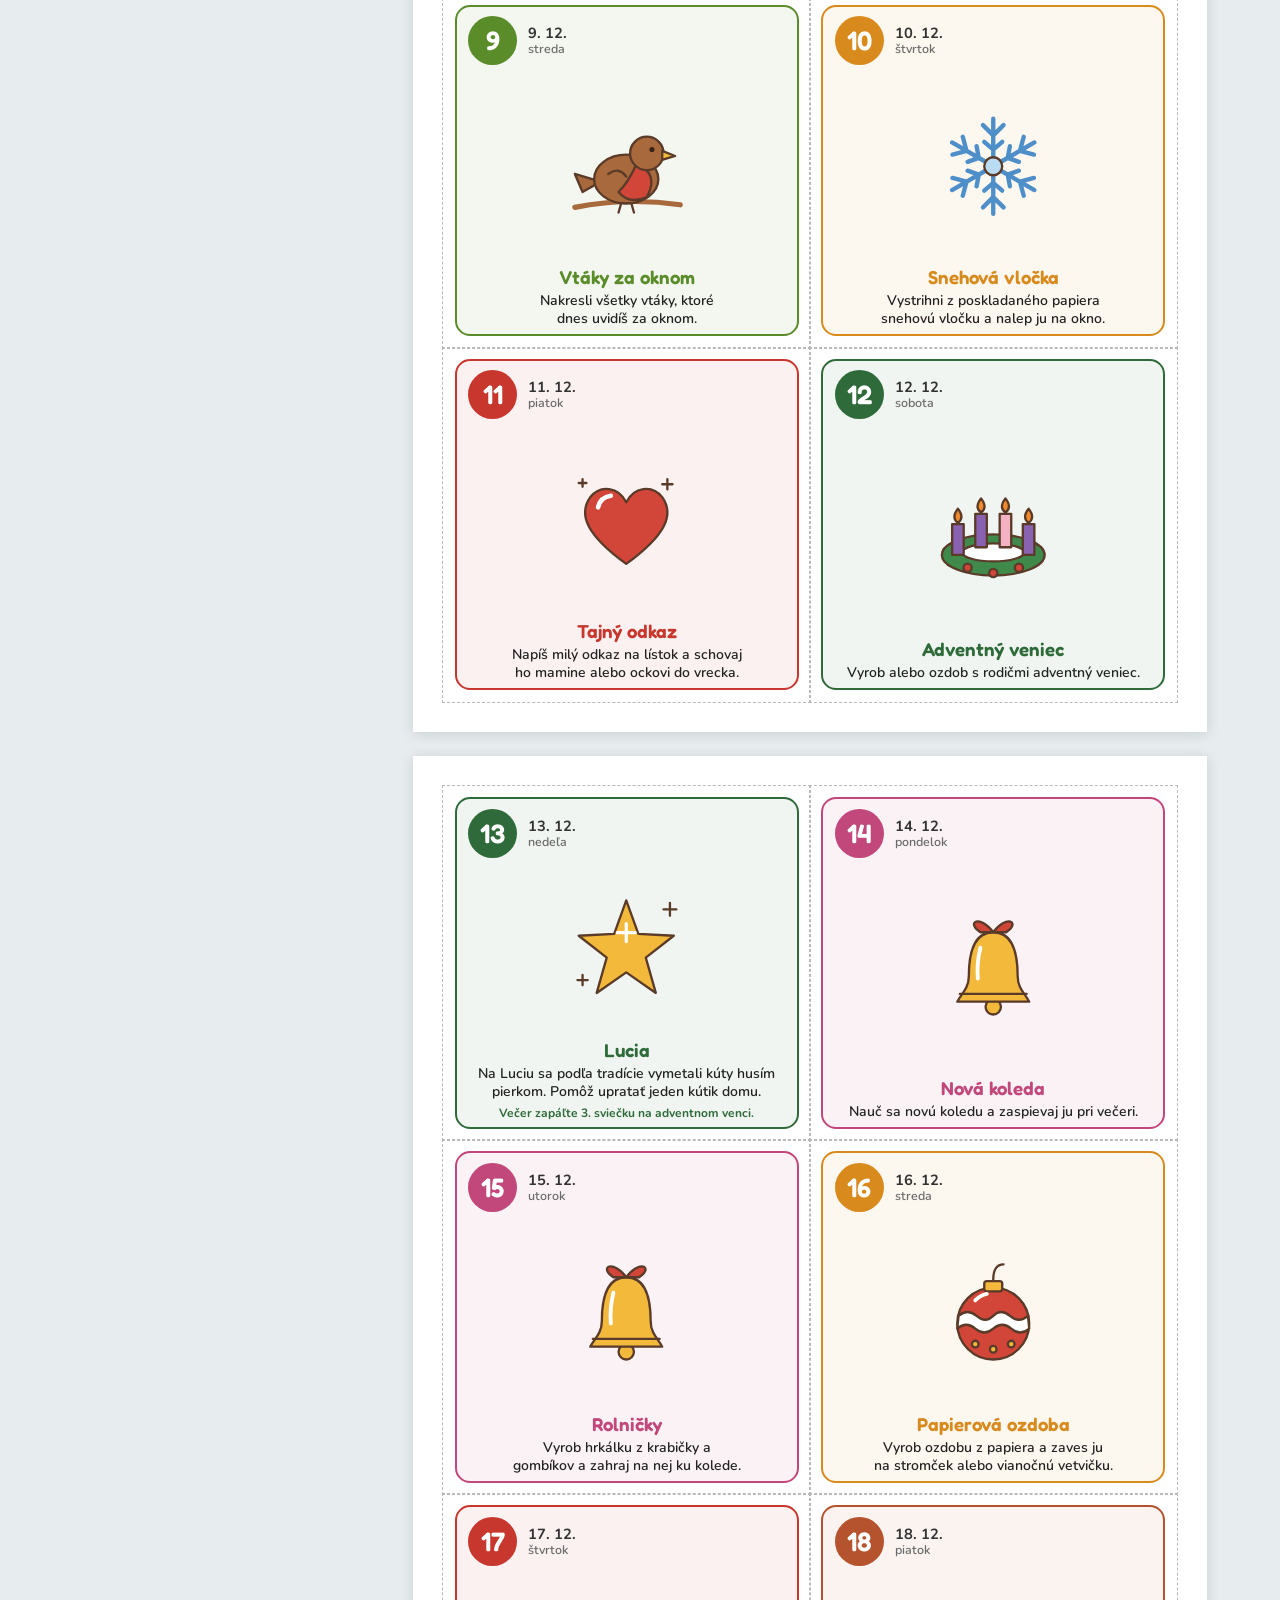
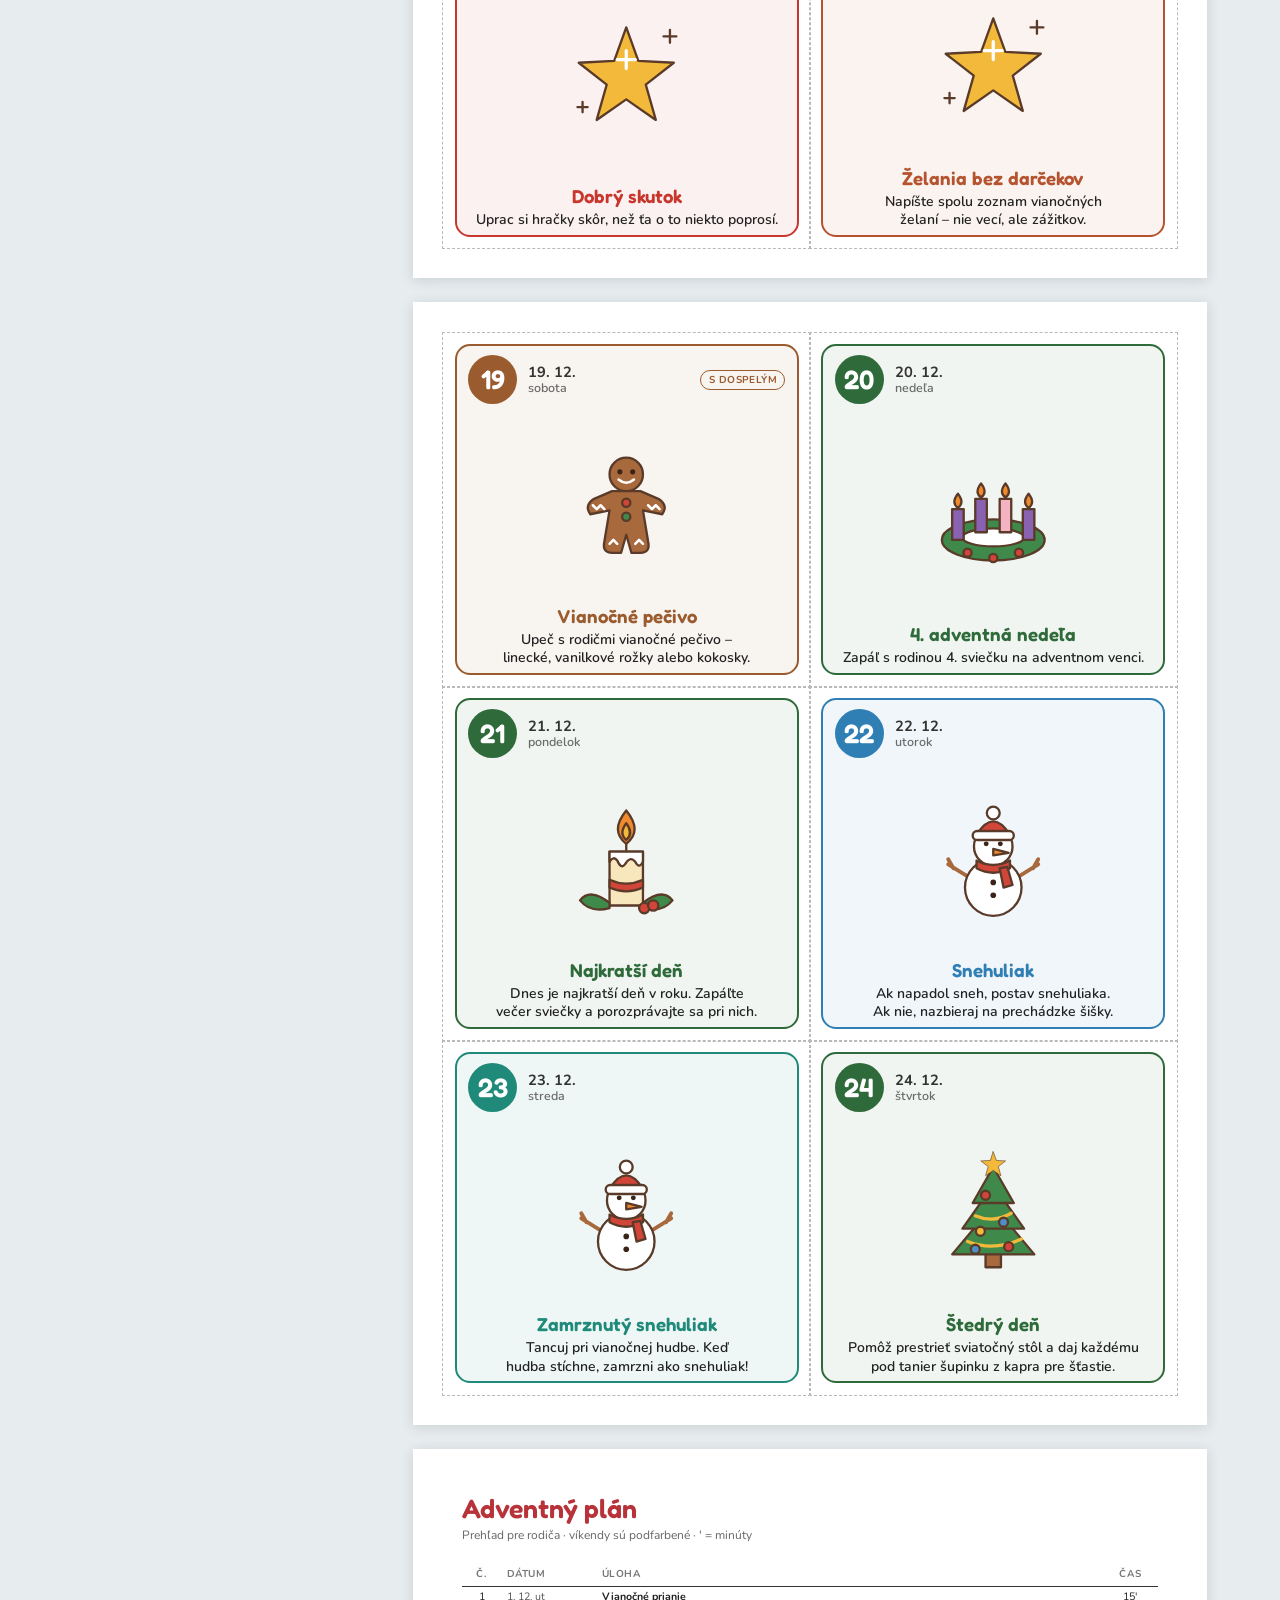
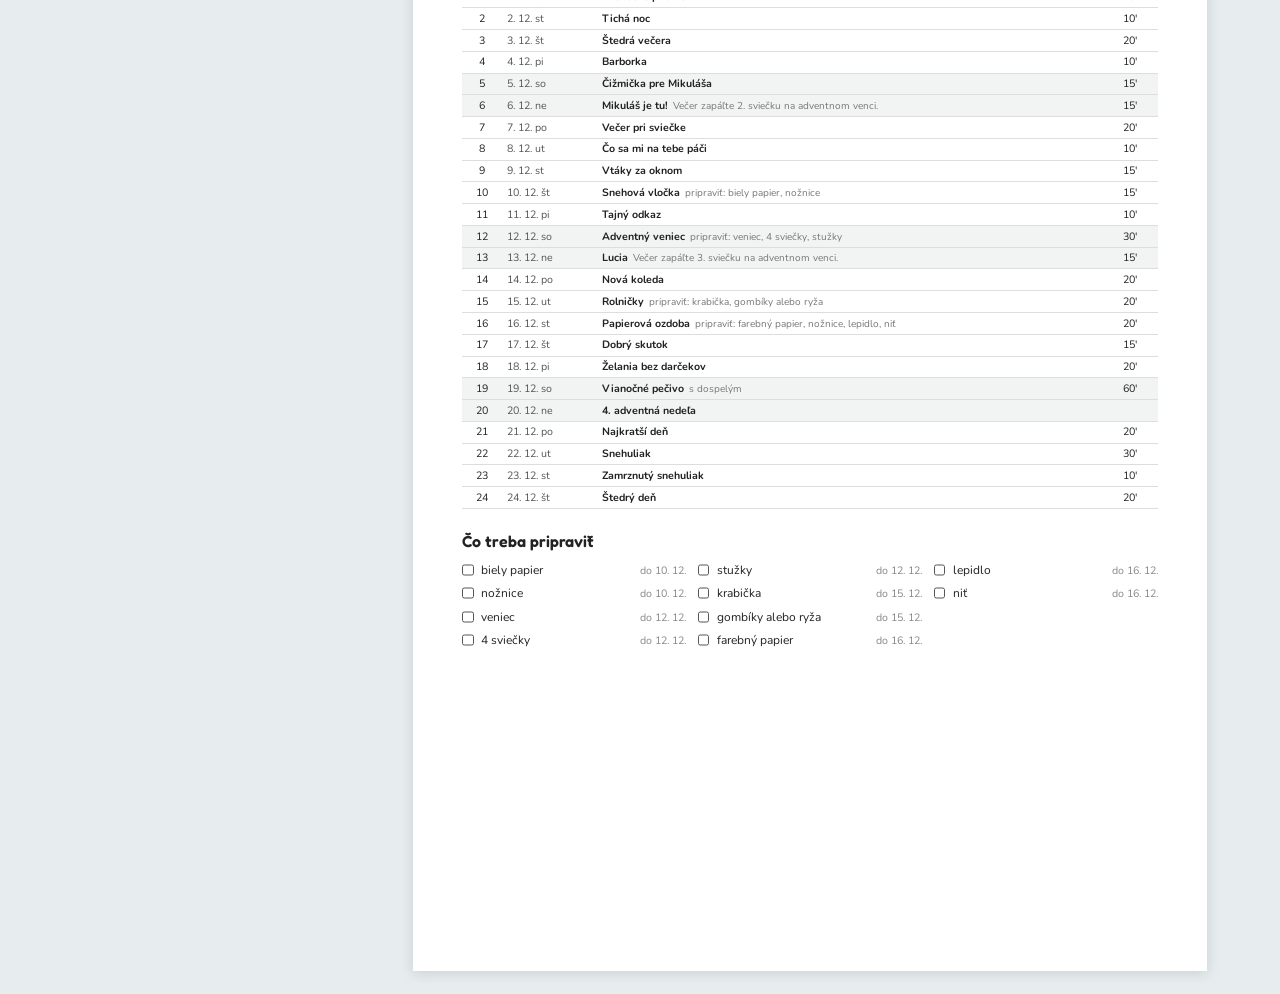
<file: verzie/v2/index.html>
<!doctype html>
<html lang="sk">
<head>
<meta charset="utf-8">
<meta name="viewport" content="width=device-width, initial-scale=1">
<title>Adventné kartičky</title>
<link rel="preconnect" href="https://fonts.googleapis.com">
<link rel="preconnect" href="https://fonts.gstatic.com" crossorigin>
<link rel="stylesheet" href="https://fonts.googleapis.com/css2?family=Fredoka:wght@500;600&family=Nunito:wght@400;600;700;800&display=swap">
<link rel="stylesheet" href="style.css">
</head>
<body>
<div class="app">
  <aside class="panel">
    <header class="brand">
      <h1>Adventné kartičky</h1>
      <p>Nastav, pre koho sú, a vytlač si ich.</p>
    </header>

    <form id="form" autocomplete="off">
      <details open>
        <summary>Deti</summary>
        <div class="sec">
          <div id="deti" class="deti"></div>
          <button type="button" id="pridajDieta" class="btn small">+ Pridať súrodenca</button>
          <label class="check only-viac"><input type="checkbox" id="spolocne" name="spolocne"> Rovnaké úlohy pre všetky deti</label>
        </div>
      </details>

      <details open>
        <summary>Kalendár</summary>
        <div class="sec">
          <div class="row2">
            <div><label for="zaciatok">Začiatok</label><input id="zaciatok" name="zaciatok" type="date"></div>
            <div><label for="pocet">Okienok</label><input id="pocet" name="pocet" type="number" min="1" max="40" value="24"></div>
          </div>
          <label for="maxMin">Úlohy v pracovný deň najviac na</label>
          <select id="maxMin" name="maxMin">
            <option value="15">15 minút</option>
            <option value="30" selected>30 minút</option>
            <option value="45">45 minút</option>
          </select>
          <label class="check"><input type="checkbox" id="poklad" name="poklad" checked> Posledné okienko: hľadanie pokladu</label>
          <p class="note">Sviatky (Mikuláš, Lucia…) a adventné nedele sa dajú na správny deň samy. Výlety a dlhé aktivity padnú na víkend.</p>
        </div>
      </details>

      <details open>
        <summary>Obsah</summary>
        <div class="sec">
          <span class="label">Druhy úloh</span>
          <div id="kategorie" class="chips"></div>
          <span class="label">U nás doma</span>
          <label class="check"><input type="checkbox" id="bezNab" name="bezNab"> bez náboženských tradícií</label>
          <label class="check"><input type="checkbox" id="bezVon" name="bezVon"> bez úloh vonku</label>
          <label class="check"><input type="checkbox" id="bezPenazi" name="bezPenazi"> bez úloh, ktoré stoja peniaze</label>
          <label for="vlastne">Vlastné úlohy <span class="muted">(každá na nový riadok)</span></label>
          <textarea id="vlastne" name="vlastne" rows="4" placeholder="6.12. Návšteva u babky&#10;Kino | Ideme spolu do kina na rozprávku"></textarea>
          <label for="podpis">Podpis na kartičkách</label>
          <select id="podpis" name="podpis">
            <option value="">bez podpisu</option>
            <option>Tvoj Ježiško</option>
            <option>Tvoj anjelik</option>
            <option>Tvoj škriatok</option>
            <option>Mama a ocko</option>
            <option value="*">vlastný…</option>
          </select>
          <input type="text" id="podpisVlastny" name="podpisVlastny" class="only-vlastny" placeholder="napr. Babka Anka">
        </div>
      </details>

      <details open>
        <summary>Tlač</summary>
        <div class="sec">
          <span class="label">Tlačiareň</span>
          <div class="seg">
            <input type="radio" name="tlac" id="tlac-farba" value="farba" checked><label for="tlac-farba">Farebná</label>
            <input type="radio" name="tlac" id="tlac-cb" value="cb"><label for="tlac-cb">Čiernobiela</label>
          </div>
          <div class="seg only-farba">
            <input type="radio" name="farby" id="farby-plne" value="plne" checked><label for="farby-plne">Plné farby</label>
            <input type="radio" name="farby" id="farby-setrne" value="setrne"><label for="farby-setrne">Šetriť atrament</label>
          </div>
          <label for="tema" class="only-farba">Farebné ladenie</label>
          <select id="tema" name="tema" class="only-farba">
            <option value="pestre">pestré (podľa druhu úlohy)</option>
            <option value="klasika">červeno-zelené</option>
            <option value="zima">zimné modré</option>
            <option value="zlato">zlaté a hnedé</option>
          </select>
          <p class="note only-cb">Obrázky budú omaľovánky – deti si ich vyfarbia samy.</p>
          <div class="row2 even">
            <div><label for="naStranu">Kartičiek na A4</label>
              <select id="naStranu" name="naStranu">
                <option value="4">4 (veľké)</option>
                <option value="6" selected>6 (ako vzor)</option>
                <option value="8">8 (menšie)</option>
                <option value="12">12 (mini)</option>
              </select></div>
            <div><label for="strihanie">Strihanie</label>
              <select id="strihanie" name="strihanie">
                <option value="ciara" selected>čiara</option>
                <option value="rohy">rožky</option>
                <option value="nic">nič</option>
              </select></div>
          </div>
          <label class="check"><input type="checkbox" id="cas" name="cas"> ukázať na kartičke, koľko úloha trvá</label>
          <label class="check"><input type="checkbox" id="zadne" name="zadne"> zadné strany s číslom (obojstranná tlač)</label>
          <label class="check"><input type="checkbox" id="prehlad" name="prehlad" checked> strana pre rodiča: prehľad a nákupný zoznam</label>
        </div>
      </details>

      <details>
        <summary>Kód sady</summary>
        <div class="sec">
          <p class="note">Rovnaký kód a rovnaké nastavenia = rovnaké kartičky. Hodí sa, keď chceš niektorú dotlačiť.</p>
          <div class="row2">
            <div><input type="text" id="kodVstup" placeholder="napr. 1A2B3C" aria-label="Kód sady"></div>
            <div><button type="button" id="nacitajKod" class="btn small">Použiť</button></div>
          </div>
        </div>
      </details>
    </form>

    <div class="actions">
      <button type="button" id="zamiesat" class="btn">Zamiešať úlohy</button>
      <button type="button" id="tlacit" class="btn primary">Tlačiť</button>
    </div>
  </aside>

  <main class="preview">
    <div id="info" class="info"></div>
    <div id="sheets" class="sheets"></div>
  </main>
</div>
<script src="data.js"></script>
<script src="art.js"></script>
<script src="app.js"></script>
</body>
</html>
</file>
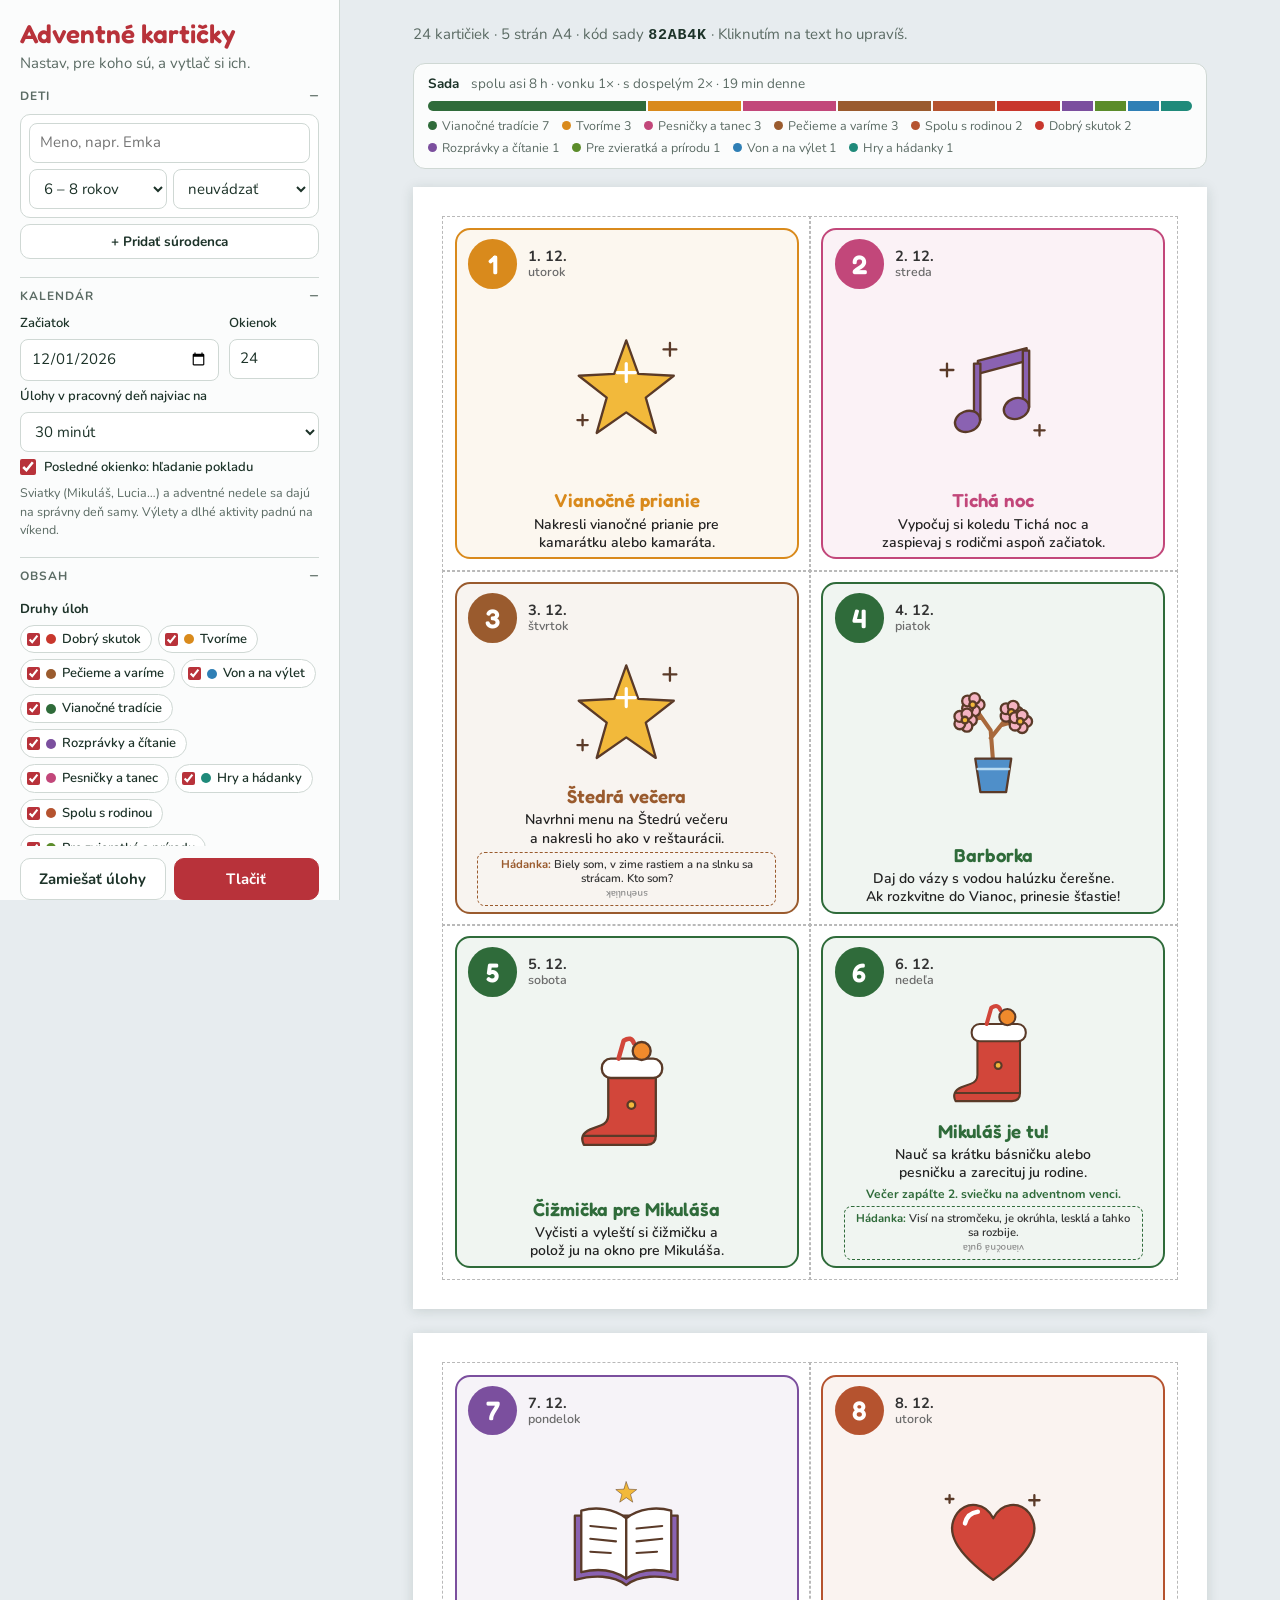
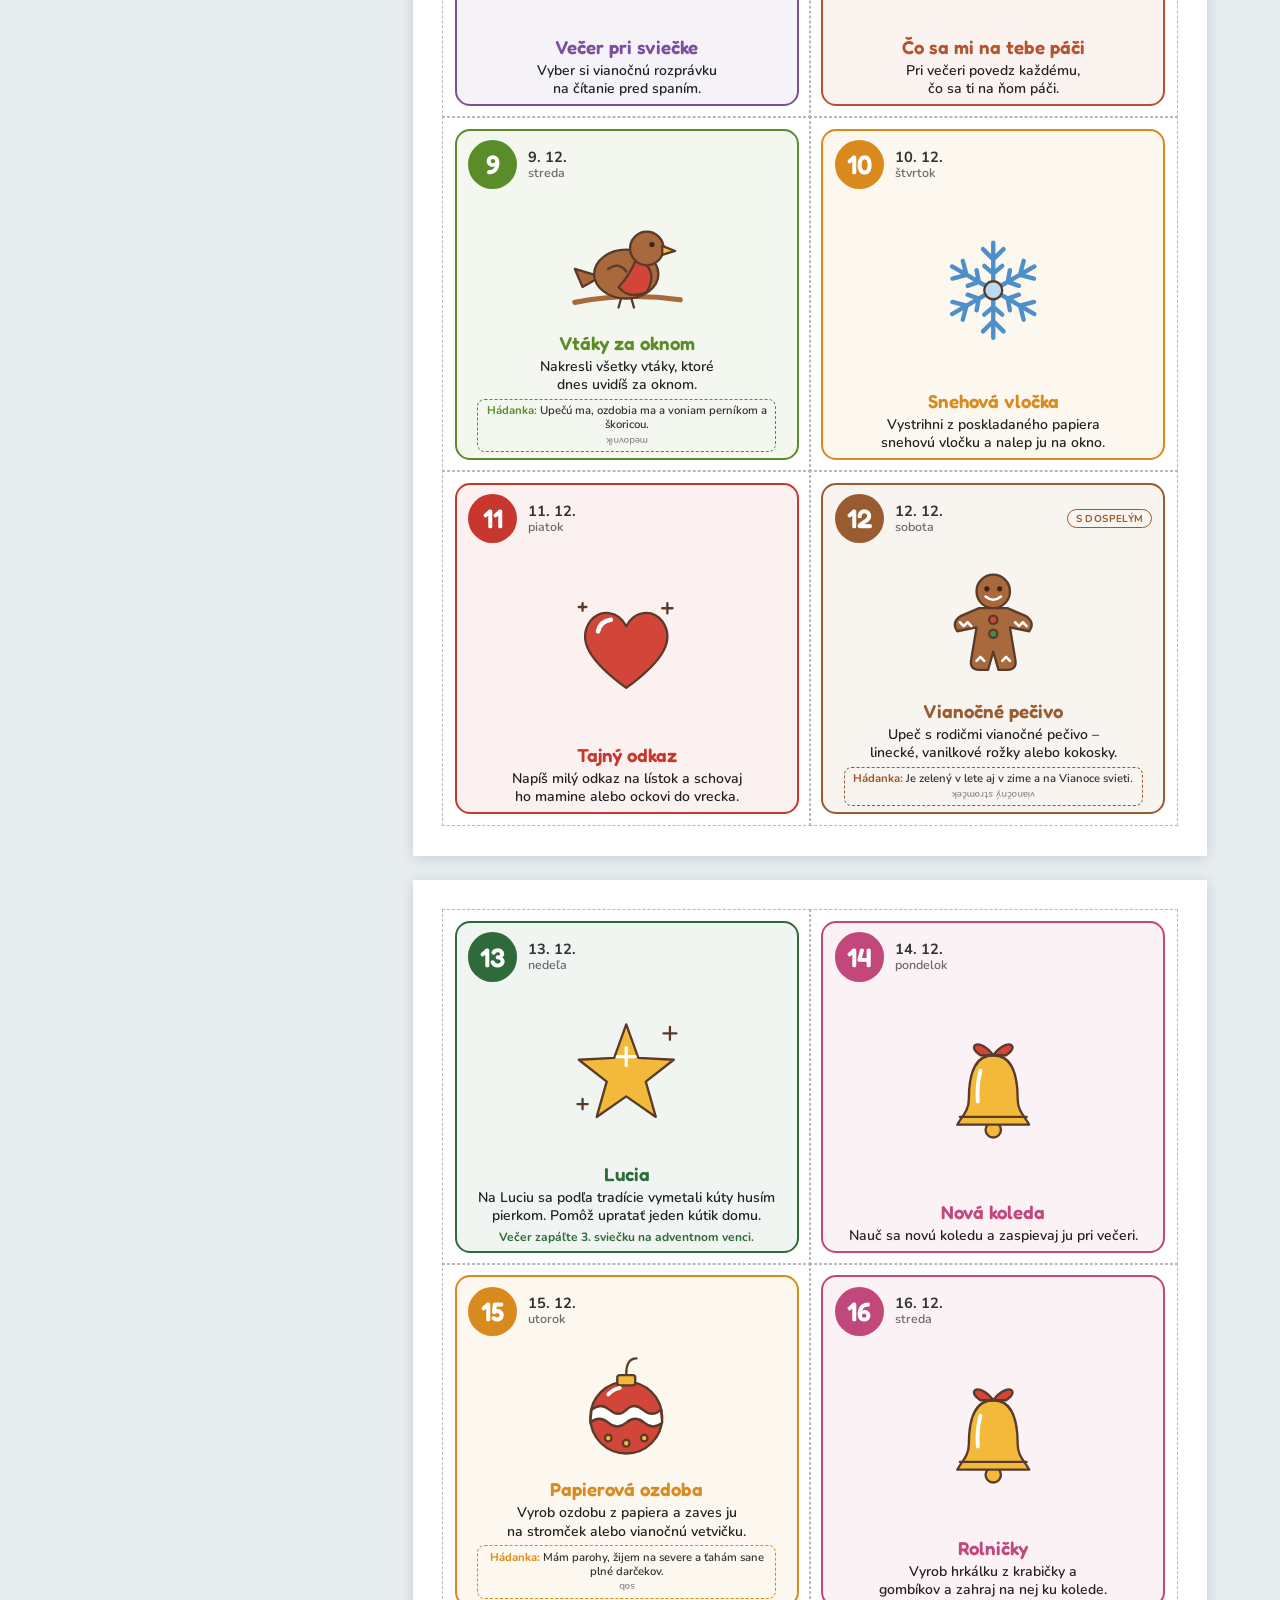
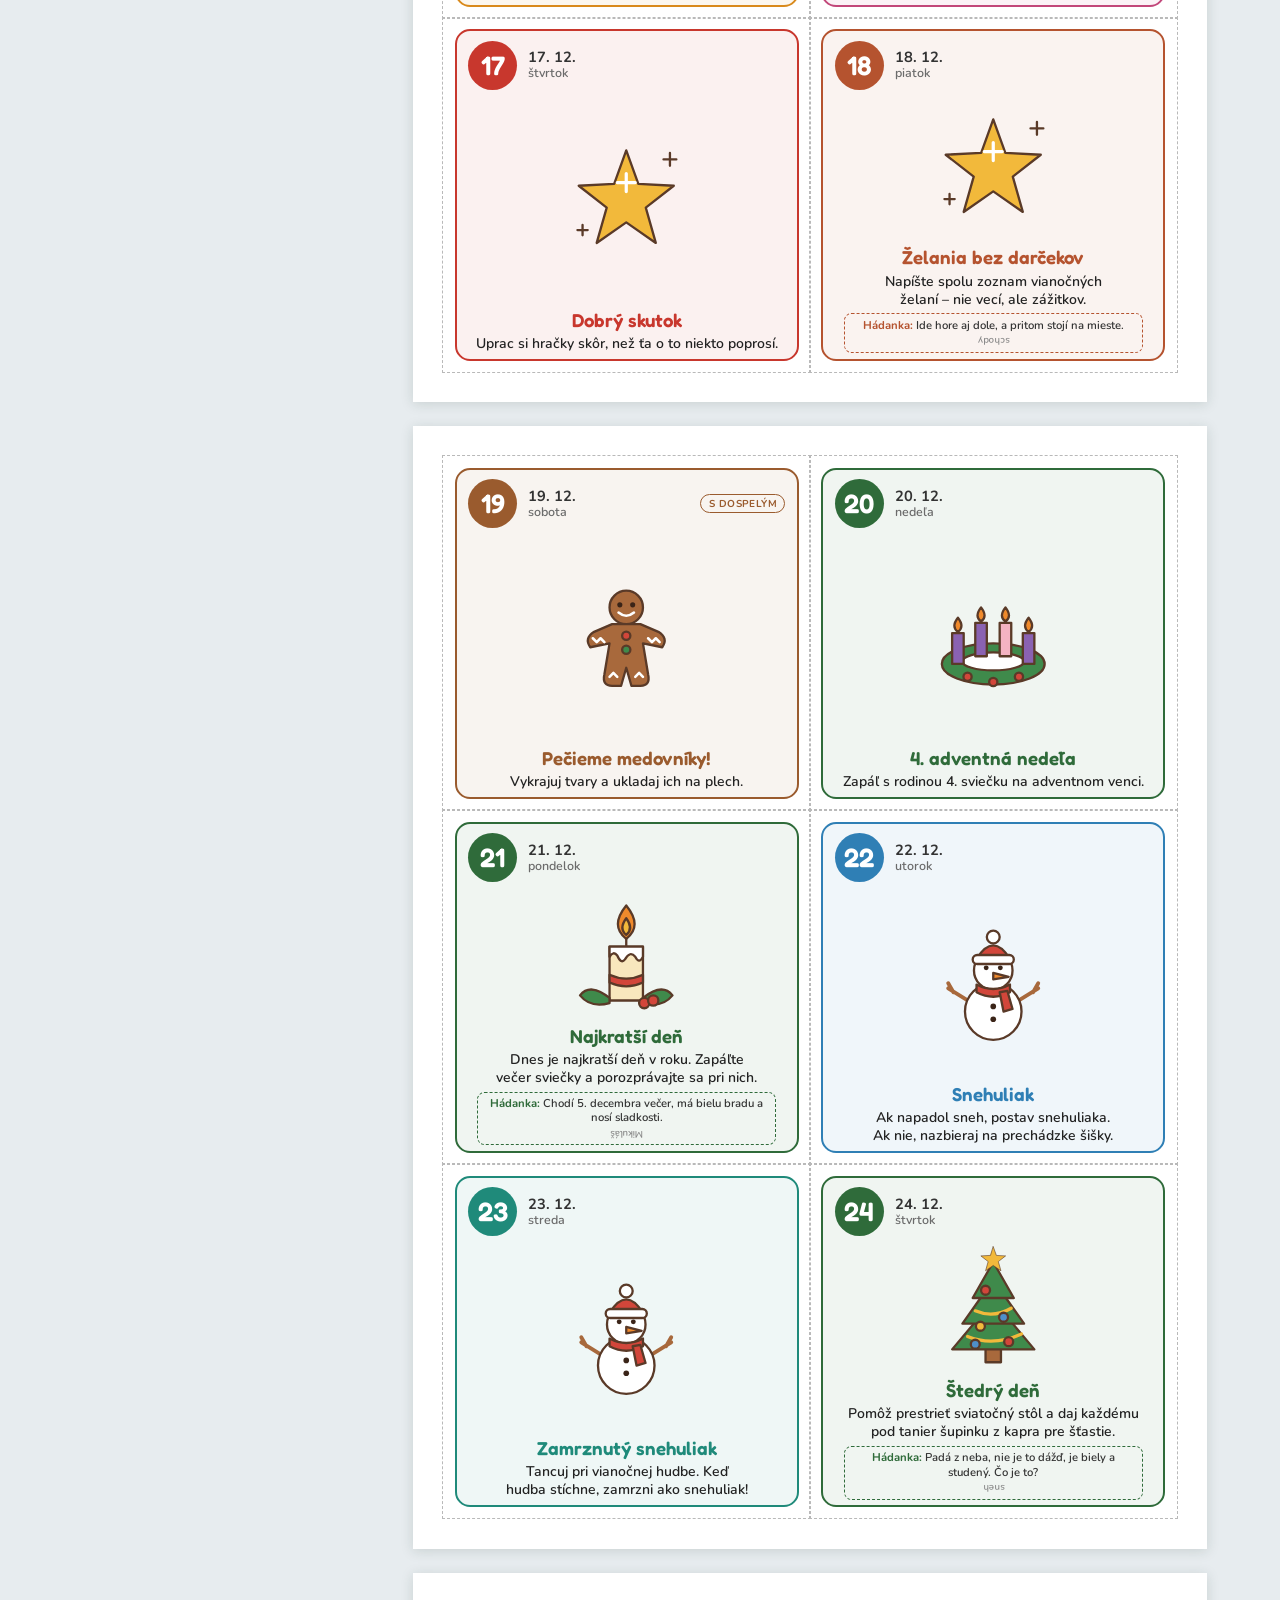
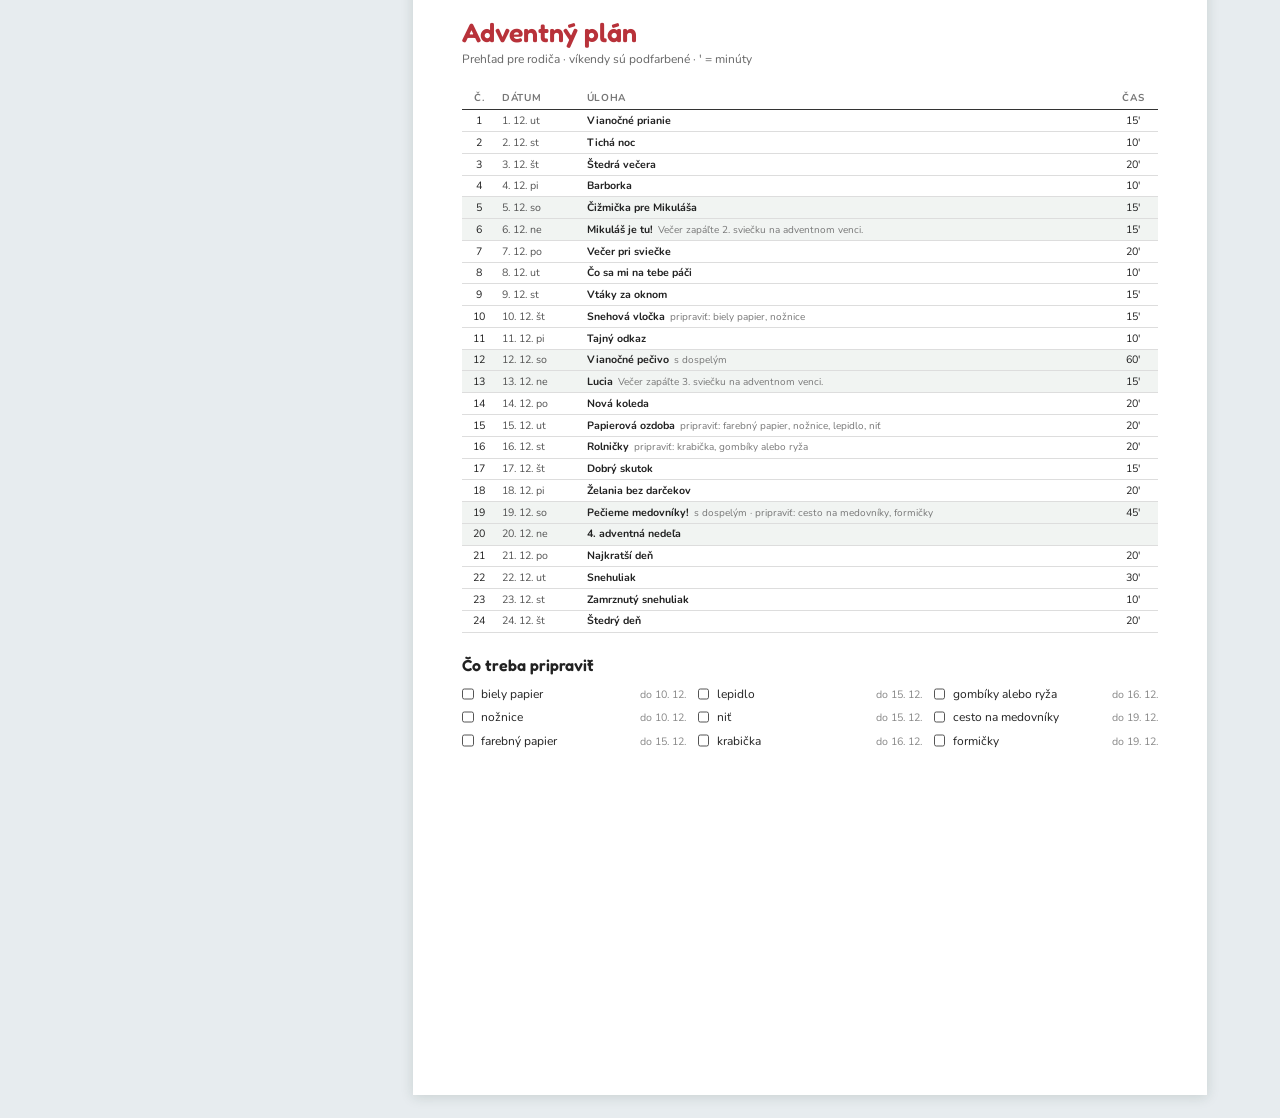
<file: verzie/v3/index.html>
<!doctype html>
<html lang="sk">
<head>
<meta charset="utf-8">
<meta name="viewport" content="width=device-width, initial-scale=1">
<title>Adventné kartičky</title>
<link rel="preconnect" href="https://fonts.googleapis.com">
<link rel="preconnect" href="https://fonts.gstatic.com" crossorigin>
<link rel="stylesheet" href="https://fonts.googleapis.com/css2?family=Fredoka:wght@500;600&family=Patrick+Hand&family=Nunito:wght@400;600;700;800&display=swap">
<link rel="stylesheet" href="style.css">
</head>
<body>
<div class="app">
  <aside class="panel">
    <header class="brand">
      <h1>Adventné kartičky</h1>
      <p>Nastav, pre koho sú, a vytlač si ich.</p>
    </header>

    <form id="form" autocomplete="off">
      <details open>
        <summary>Deti</summary>
        <div class="sec">
          <div id="deti" class="deti"></div>
          <button type="button" id="pridajDieta" class="btn small">+ Pridať súrodenca</button>
          <label class="check only-viac"><input type="checkbox" id="spolocne" name="spolocne"> Rovnaké úlohy pre všetky deti</label>
        </div>
      </details>

      <details open>
        <summary>Kalendár</summary>
        <div class="sec">
          <div class="row2">
            <div><label for="zaciatok">Začiatok</label><input id="zaciatok" name="zaciatok" type="date"></div>
            <div><label for="pocet">Okienok</label><input id="pocet" name="pocet" type="number" min="1" max="40" value="24"></div>
          </div>
          <label for="maxMin">Úlohy v pracovný deň najviac na</label>
          <select id="maxMin" name="maxMin">
            <option value="15">15 minút</option>
            <option value="30" selected>30 minút</option>
            <option value="45">45 minút</option>
          </select>
          <label class="check"><input type="checkbox" id="poklad" name="poklad" checked> Posledné okienko: hľadanie pokladu</label>
          <p class="note">Sviatky (Mikuláš, Lucia…) a adventné nedele sa dajú na správny deň samy. Výlety a dlhé aktivity padnú na víkend.</p>
        </div>
      </details>

      <details open>
        <summary>Obsah</summary>
        <div class="sec">
          <span class="label">Druhy úloh</span>
          <div id="kategorie" class="chips"></div>
          <span class="label">U nás doma</span>
          <label class="check"><input type="checkbox" id="bezNab" name="bezNab"> bez náboženských tradícií</label>
          <label class="check"><input type="checkbox" id="bezVon" name="bezVon"> bez úloh vonku</label>
          <label class="check"><input type="checkbox" id="bezPenazi" name="bezPenazi"> bez úloh, ktoré stoja peniaze</label>
          <label for="vlastne">Vlastné úlohy <span class="muted">(každá na nový riadok)</span></label>
          <textarea id="vlastne" name="vlastne" rows="4" placeholder="6.12. Návšteva u babky&#10;Kino | Ideme spolu do kina na rozprávku"></textarea>
          <label for="podpis">Podpis na kartičkách</label>
          <select id="podpis" name="podpis">
            <option value="">bez podpisu</option>
            <option>Tvoj Ježiško</option>
            <option>Tvoj anjelik</option>
            <option>Tvoj škriatok</option>
            <option>Mama a ocko</option>
            <option value="*">vlastný…</option>
          </select>
          <input type="text" id="podpisVlastny" name="podpisVlastny" class="only-vlastny" placeholder="napr. Babka Anka">
        </div>
      </details>

      <details open>
        <summary>Podľa veku</summary>
        <div class="sec">
          <label class="check"><input type="checkbox" id="pocitanie" name="pocitanie" checked> 3–5: hviezdičky na spočítanie</label>
          <label class="check"><input type="checkbox" id="tlacene" name="tlacene"> 6–8: VEĽKÉ TLAČENÉ PÍSMENÁ</label>
          <label class="check"><input type="checkbox" id="hadanky" name="hadanky" checked> 6–12: hádanka na každej 3. kartičke</label>
          <label class="check"><input type="checkbox" id="vyzvy" name="vyzvy" checked> 9–12: výzva navyše cez víkend</label>
          <label class="check"><input type="checkbox" id="splnene" name="splnene"> krúžok „splnené“ na nálepku</label>
          <label for="pismo">Písmo na kartičkách</label>
          <select id="pismo" name="pismo">
            <option value="zaoblene">zaoblené</option>
            <option value="rucne">ručne písané</option>
            <option value="skolske">školské, dobre čitateľné</option>
          </select>
        </div>
      </details>

      <details open>
        <summary>Tlač</summary>
        <div class="sec">
          <span class="label">Tlačiareň</span>
          <div class="seg">
            <input type="radio" name="tlac" id="tlac-farba" value="farba" checked><label for="tlac-farba">Farebná</label>
            <input type="radio" name="tlac" id="tlac-cb" value="cb"><label for="tlac-cb">Čiernobiela</label>
          </div>
          <div class="seg only-farba">
            <input type="radio" name="farby" id="farby-plne" value="plne" checked><label for="farby-plne">Plné farby</label>
            <input type="radio" name="farby" id="farby-setrne" value="setrne"><label for="farby-setrne">Šetriť atrament</label>
          </div>
          <label for="tema" class="only-farba">Farebné ladenie</label>
          <select id="tema" name="tema" class="only-farba">
            <option value="pestre">pestré (podľa druhu úlohy)</option>
            <option value="klasika">červeno-zelené</option>
            <option value="zima">zimné modré</option>
            <option value="zlato">zlaté a hnedé</option>
          </select>
          <p class="note only-cb">Obrázky budú omaľovánky – deti si ich vyfarbia samy.</p>
          <div class="row2 even">
            <div><label for="naStranu">Kartičiek na A4</label>
              <select id="naStranu" name="naStranu">
                <option value="4">4 (veľké)</option>
                <option value="6" selected>6 (ako vzor)</option>
                <option value="8">8 (menšie)</option>
                <option value="12">12 (mini)</option>
              </select></div>
            <div><label for="strihanie">Strihanie</label>
              <select id="strihanie" name="strihanie">
                <option value="ciara" selected>čiara</option>
                <option value="rohy">rožky</option>
                <option value="nic">nič</option>
              </select></div>
          </div>
          <label class="check"><input type="checkbox" id="cas" name="cas"> ukázať na kartičke, koľko úloha trvá</label>
          <label class="check"><input type="checkbox" id="zadne" name="zadne"> zadné strany s číslom (obojstranná tlač)</label>
          <label class="check"><input type="checkbox" id="prehlad" name="prehlad" checked> strana pre rodiča: prehľad a nákupný zoznam</label>
          <label class="check"><input type="checkbox" id="stitky" name="stitky"> štítky s číslami na vrecúška</label>
        </div>
      </details>

      <details>
        <summary>Kód sady</summary>
        <div class="sec">
          <p class="note">Rovnaký kód a rovnaké nastavenia = rovnaké kartičky. Hodí sa, keď chceš niektorú dotlačiť.</p>
          <div class="row2">
            <div><input type="text" id="kodVstup" placeholder="napr. 1A2B3C" aria-label="Kód sady"></div>
            <div><button type="button" id="nacitajKod" class="btn small">Použiť</button></div>
          </div>
        </div>
      </details>
    </form>

    <div class="actions">
      <button type="button" id="zamiesat" class="btn">Zamiešať úlohy</button>
      <button type="button" id="tlacit" class="btn primary">Tlačiť</button>
    </div>
  </aside>

  <main class="preview">
    <div id="info" class="info"></div>
    <div id="stats" class="stats"></div>
    <div id="sheets" class="sheets"></div>
  </main>
</div>
<dialog id="lupa" class="lupa" aria-label="Zväčšená kartička">
  <div id="lupaObsah" class="lupa-obsah"></div>
  <button type="button" class="btn small" id="lupaZavri">Zavrieť</button>
</dialog>
<script src="data.js"></script>
<script src="art.js"></script>
<script src="app.js"></script>
</body>
</html>
</file>
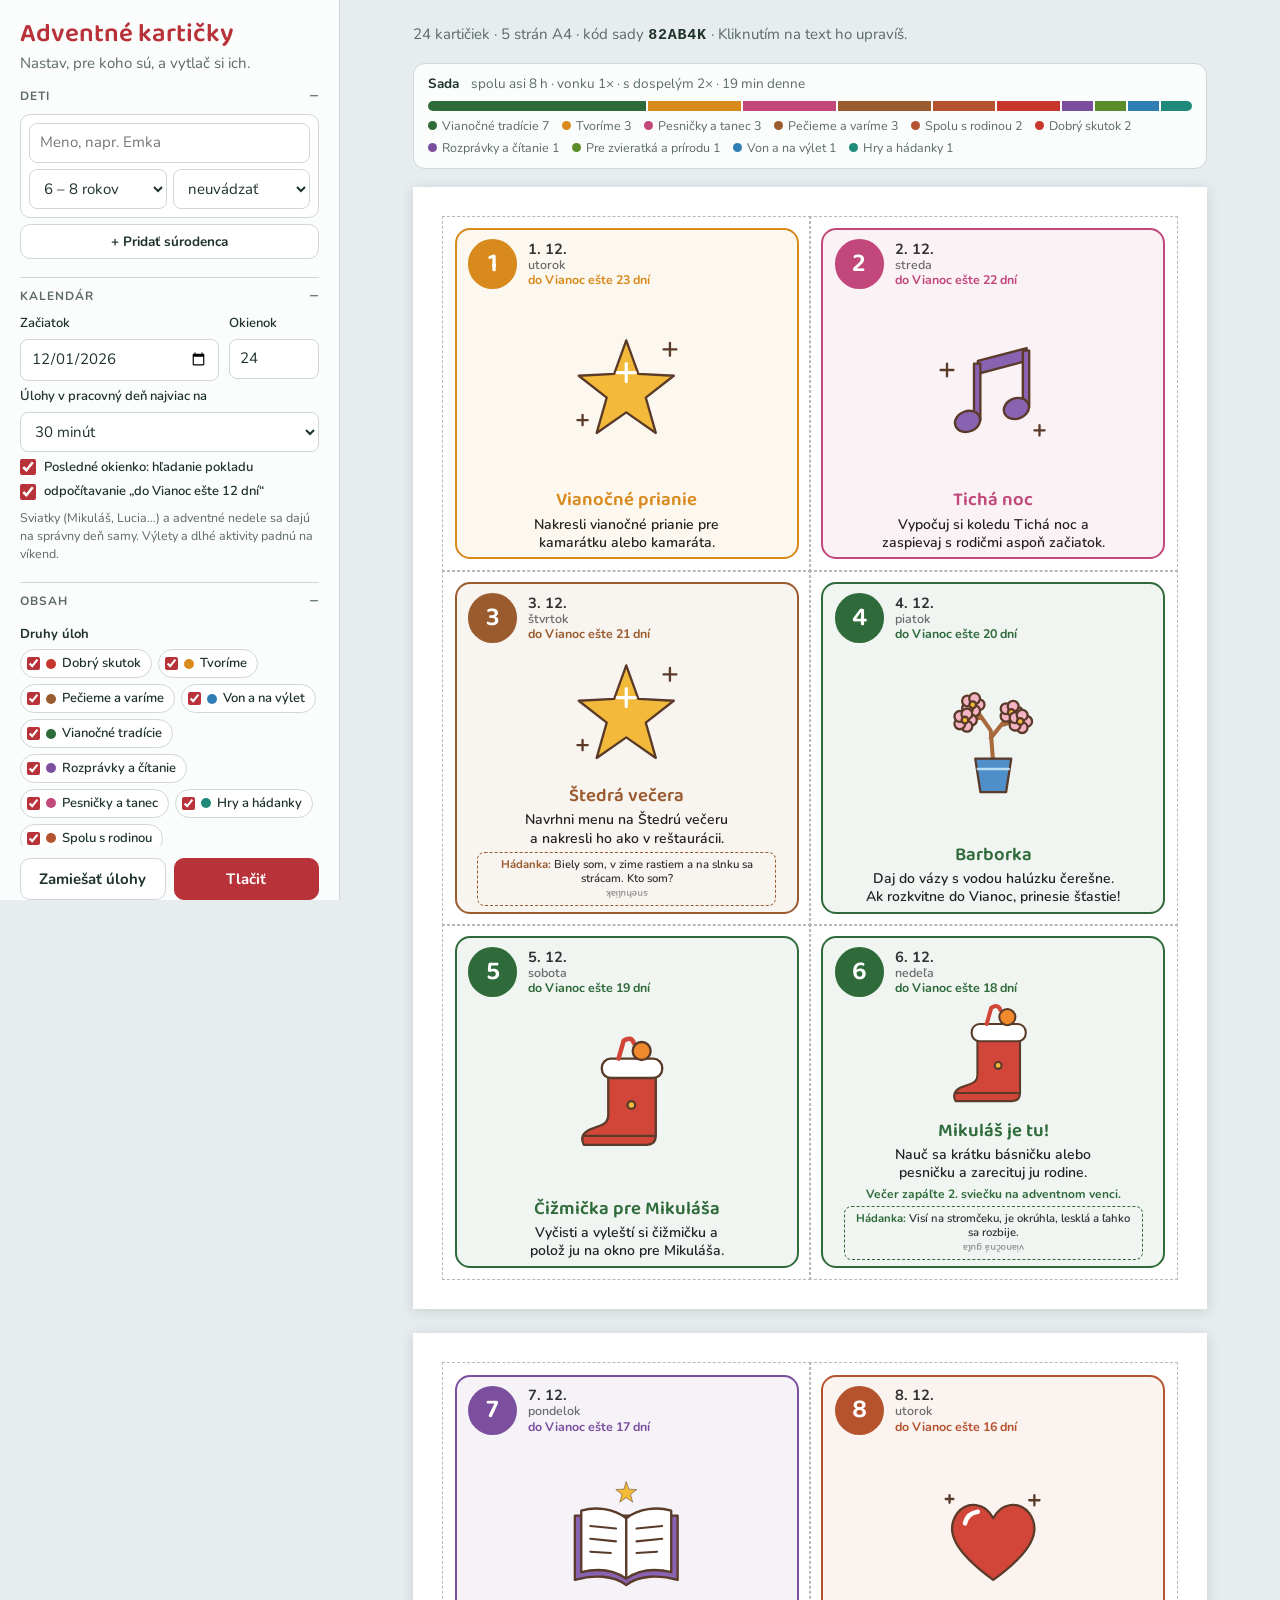
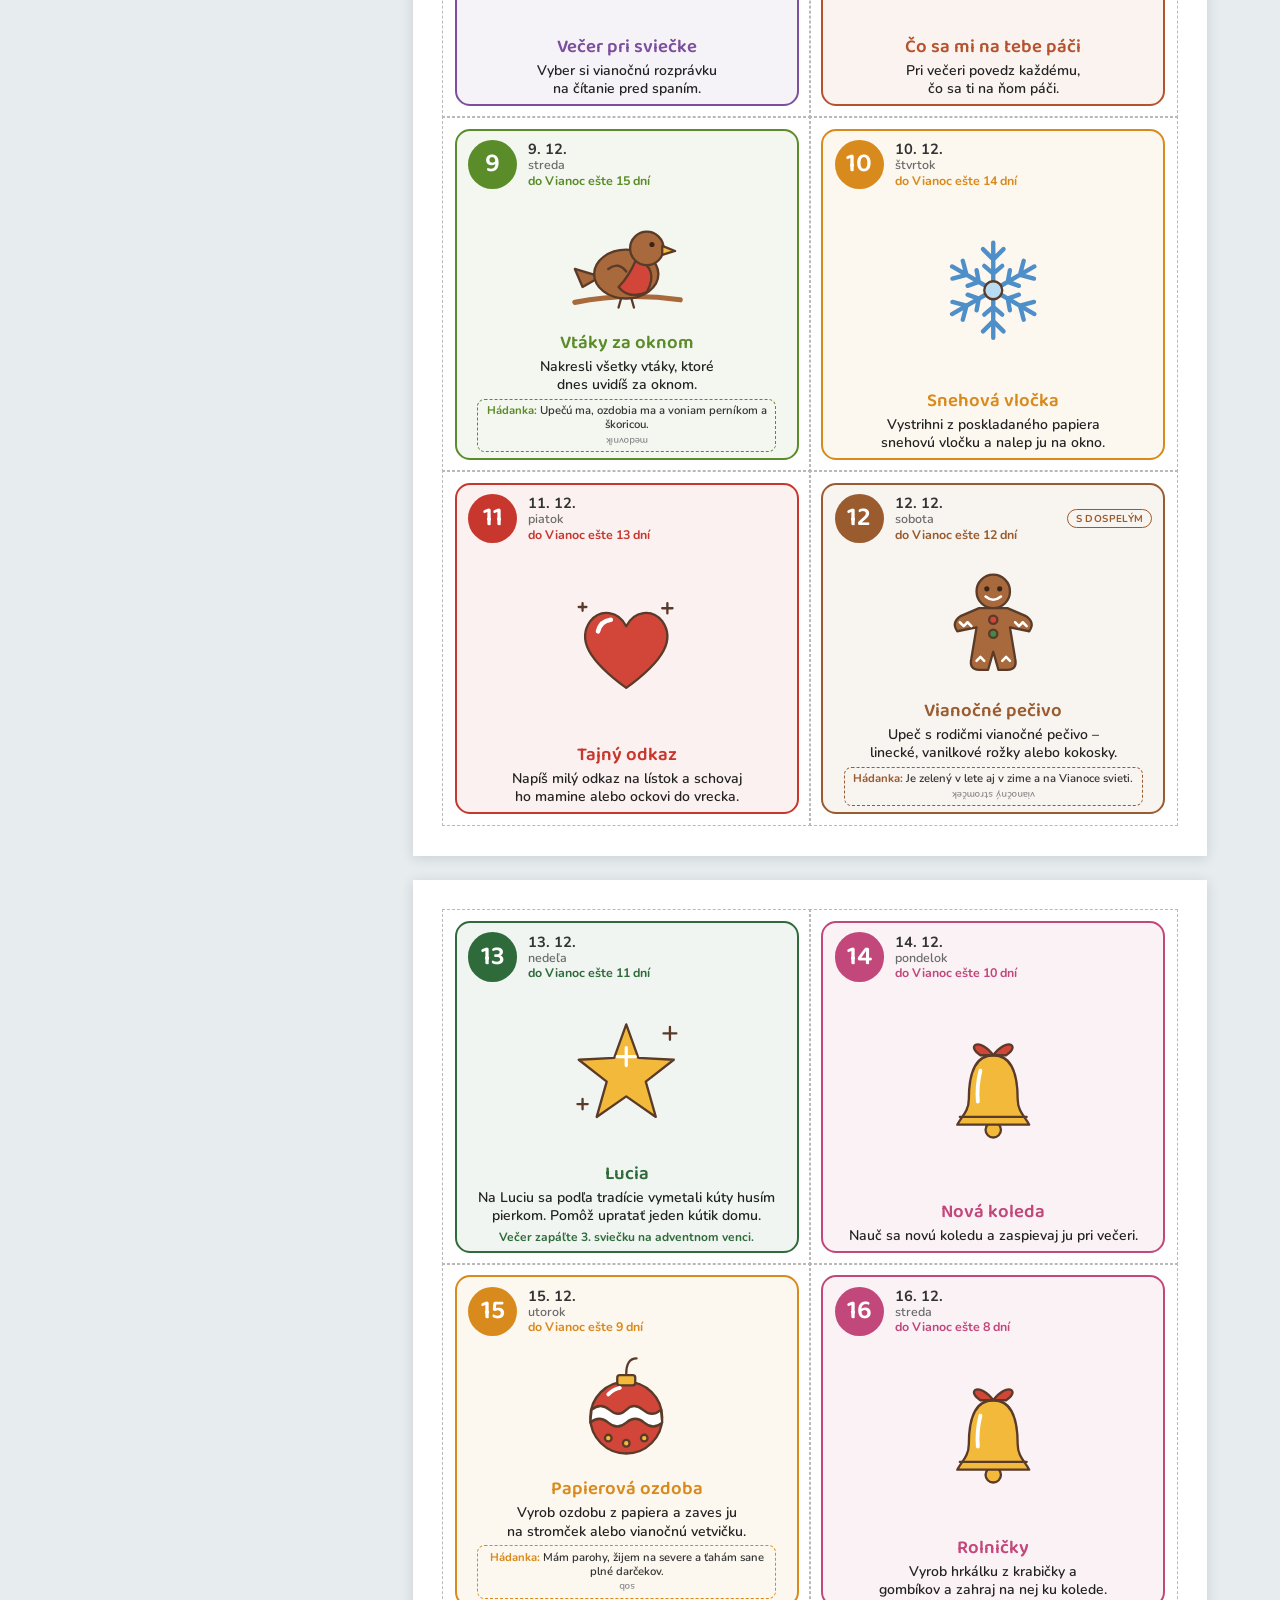
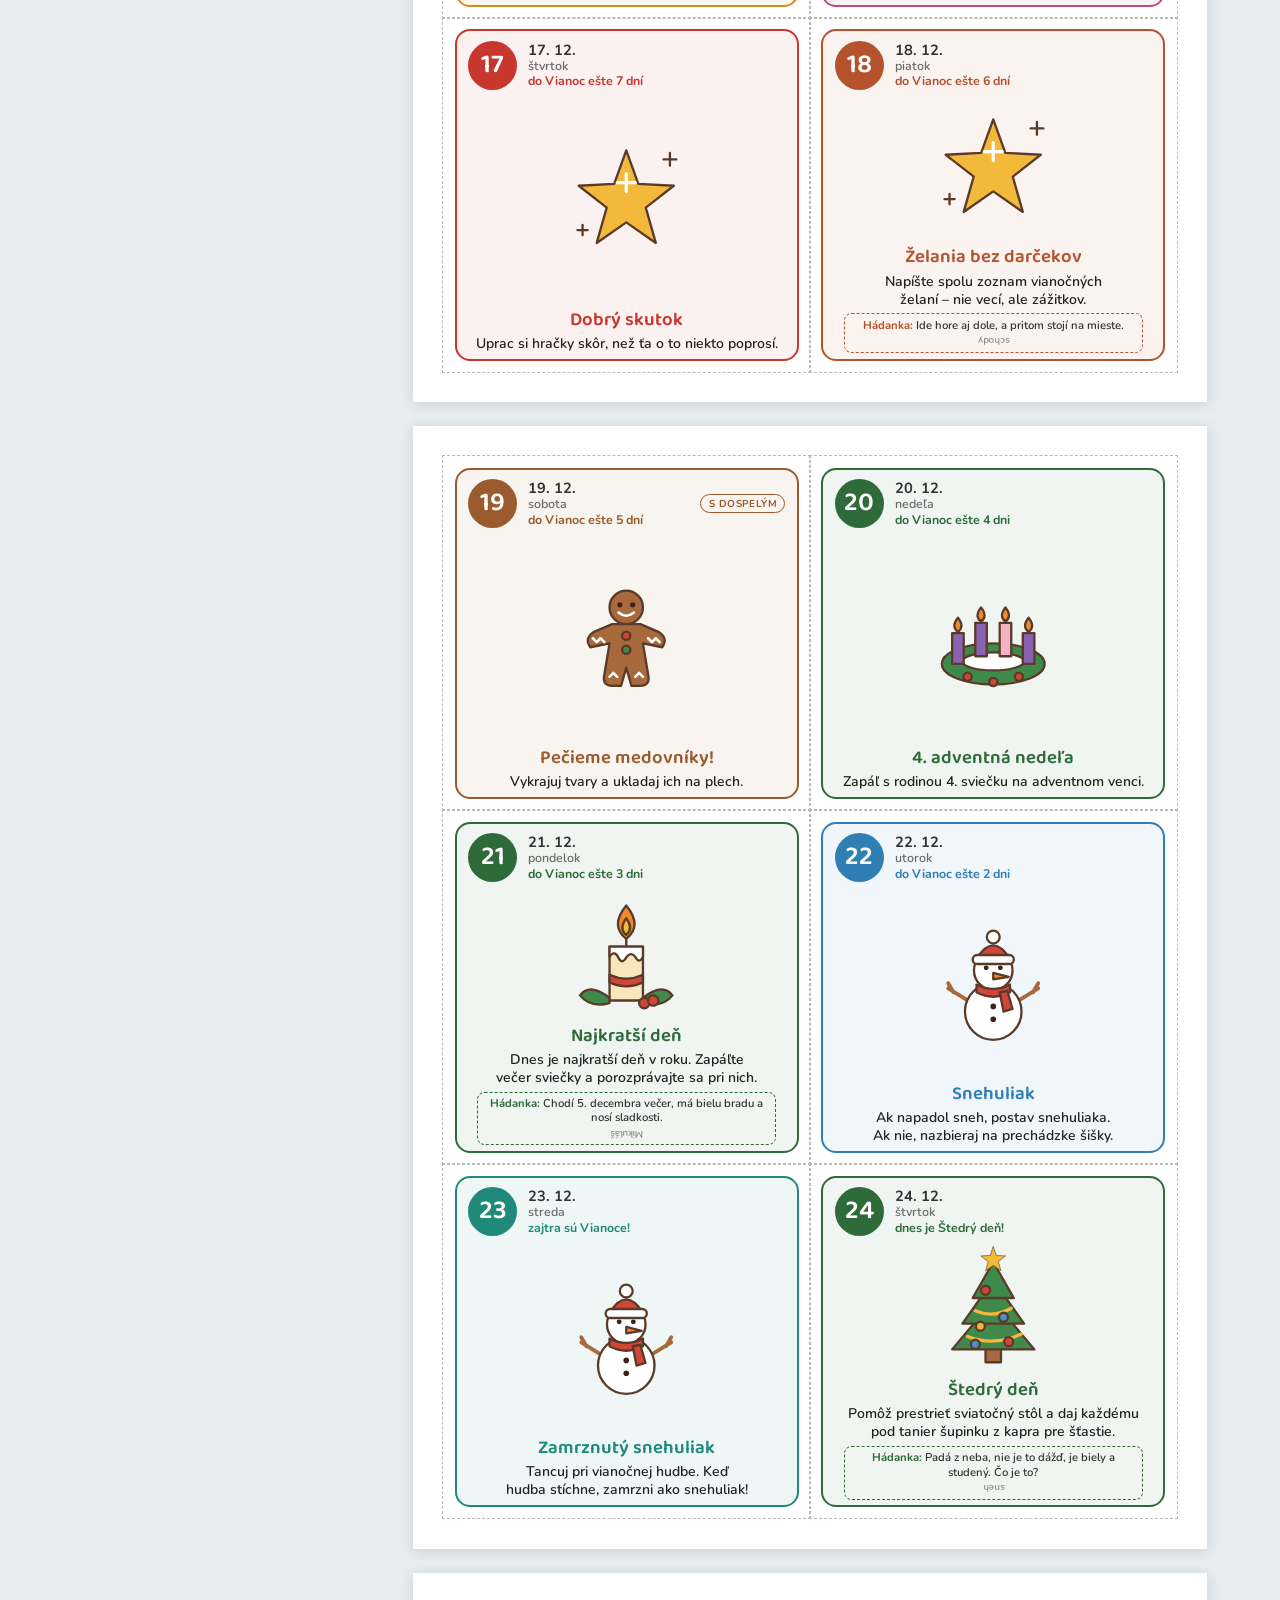
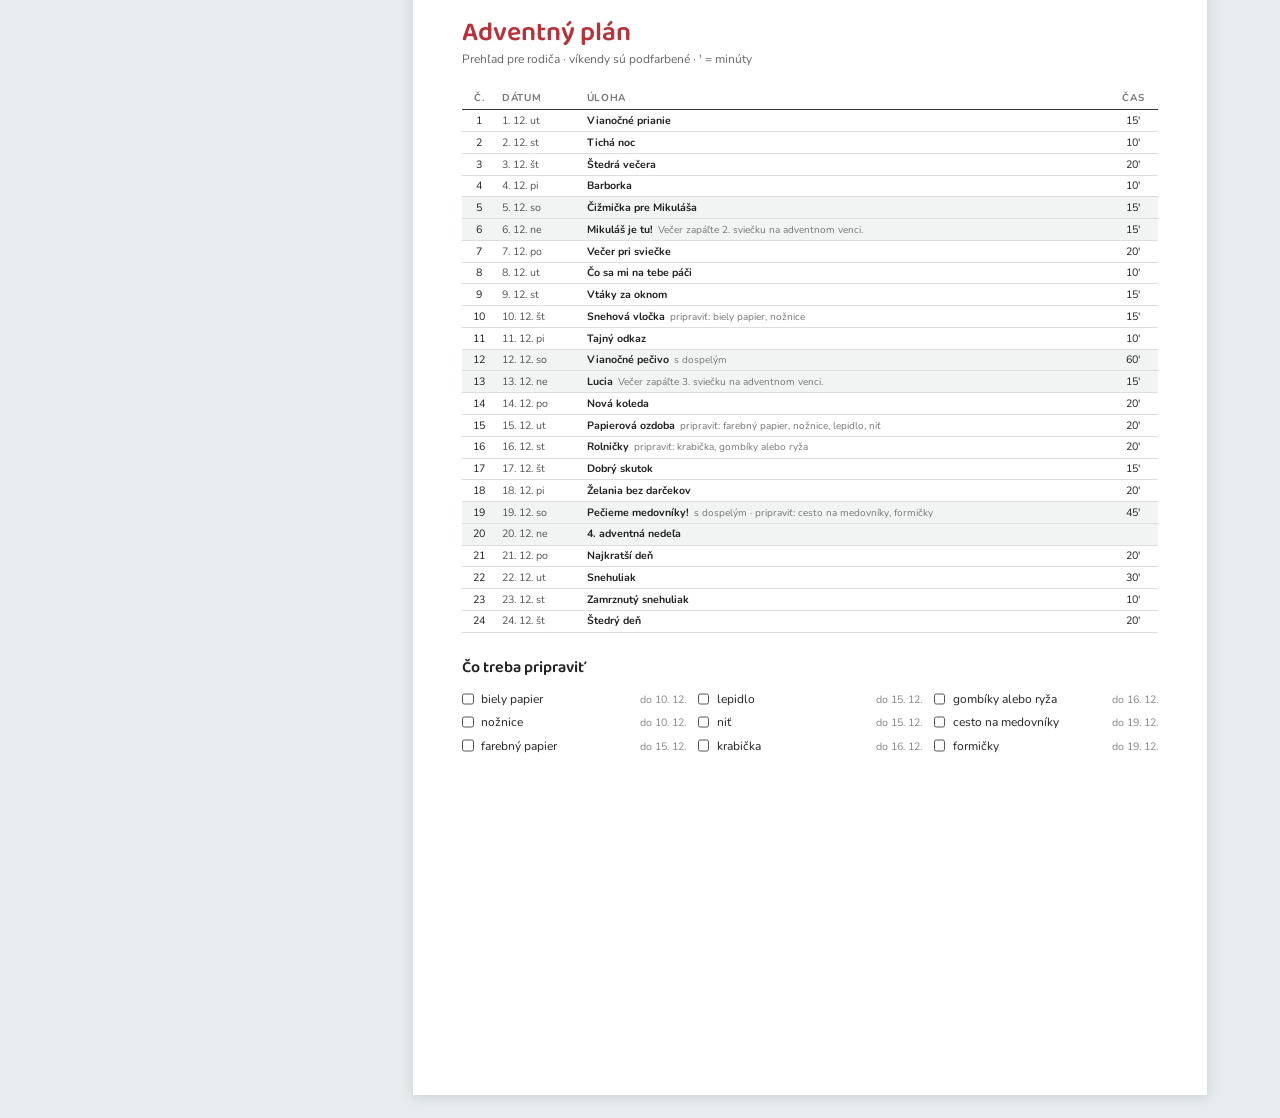
<file: verzie/v4/index.html>
<!doctype html>
<html lang="sk">
<head>
<meta charset="utf-8">
<meta name="viewport" content="width=device-width, initial-scale=1">
<title>Adventné kartičky</title>
<link rel="preconnect" href="https://fonts.googleapis.com">
<link rel="preconnect" href="https://fonts.gstatic.com" crossorigin>
<link rel="stylesheet" href="https://fonts.googleapis.com/css2?family=Baloo+2:wght@500;600;700&family=Patrick+Hand&family=Nunito:wght@400;600;700;800&display=swap">
<link rel="stylesheet" href="style.css">
</head>
<body>
<div class="app">
  <aside class="panel">
    <header class="brand">
      <h1>Adventné kartičky</h1>
      <p>Nastav, pre koho sú, a vytlač si ich.</p>
    </header>

    <form id="form" autocomplete="off">
      <details open>
        <summary>Deti</summary>
        <div class="sec">
          <div id="deti" class="deti"></div>
          <button type="button" id="pridajDieta" class="btn small">+ Pridať súrodenca</button>
          <label class="check only-viac"><input type="checkbox" id="spolocne" name="spolocne"> Rovnaké úlohy pre všetky deti</label>
        </div>
      </details>

      <details open>
        <summary>Kalendár</summary>
        <div class="sec">
          <div class="row2">
            <div><label for="zaciatok">Začiatok</label><input id="zaciatok" name="zaciatok" type="date"></div>
            <div><label for="pocet">Okienok</label><input id="pocet" name="pocet" type="number" min="1" max="40" value="24"></div>
          </div>
          <label for="maxMin">Úlohy v pracovný deň najviac na</label>
          <select id="maxMin" name="maxMin">
            <option value="15">15 minút</option>
            <option value="30" selected>30 minút</option>
            <option value="45">45 minút</option>
          </select>
          <label class="check"><input type="checkbox" id="poklad" name="poklad" checked> Posledné okienko: hľadanie pokladu</label>
          <label class="check"><input type="checkbox" id="odpocet" name="odpocet" checked> odpočítavanie „do Vianoc ešte 12 dní“</label>
          <p class="note">Sviatky (Mikuláš, Lucia…) a adventné nedele sa dajú na správny deň samy. Výlety a dlhé aktivity padnú na víkend.</p>
        </div>
      </details>

      <details open>
        <summary>Obsah</summary>
        <div class="sec">
          <span class="label">Druhy úloh</span>
          <div id="kategorie" class="chips"></div>
          <span class="label">U nás doma</span>
          <label class="check"><input type="checkbox" id="bezNab" name="bezNab"> bez náboženských tradícií</label>
          <label class="check"><input type="checkbox" id="bezVon" name="bezVon"> bez úloh vonku</label>
          <label class="check"><input type="checkbox" id="bezPenazi" name="bezPenazi"> bez úloh, ktoré stoja peniaze</label>
          <label for="vlastne">Vlastné úlohy <span class="muted">(každá na nový riadok)</span></label>
          <textarea id="vlastne" name="vlastne" rows="4" placeholder="6.12. Návšteva u babky&#10;Kino | Ideme spolu do kina na rozprávku"></textarea>
          <label for="podpis">Podpis na kartičkách</label>
          <select id="podpis" name="podpis">
            <option value="">bez podpisu</option>
            <option>Tvoj Ježiško</option>
            <option>Tvoj anjelik</option>
            <option>Tvoj škriatok</option>
            <option>Mama a ocko</option>
            <option value="*">vlastný…</option>
          </select>
          <input type="text" id="podpisVlastny" name="podpisVlastny" class="only-vlastny" placeholder="napr. Babka Anka">
        </div>
      </details>

      <details open>
        <summary>Podľa veku</summary>
        <div class="sec">
          <label class="check"><input type="checkbox" id="pocitanie" name="pocitanie" checked> 3–5: hviezdičky na spočítanie</label>
          <label class="check"><input type="checkbox" id="tlacene" name="tlacene"> 6–8: VEĽKÉ TLAČENÉ PÍSMENÁ</label>
          <label class="check"><input type="checkbox" id="hadanky" name="hadanky" checked> 6–12: hádanka na každej 3. kartičke</label>
          <label class="check"><input type="checkbox" id="vyzvy" name="vyzvy" checked> 9–12: výzva navyše cez víkend</label>
          <label class="check"><input type="checkbox" id="splnene" name="splnene"> krúžok „splnené“ na nálepku</label>
          <label for="pismo">Písmo na kartičkách</label>
          <select id="pismo" name="pismo">
            <option value="zaoblene">zaoblené</option>
            <option value="rucne">ručne písané</option>
            <option value="skolske">školské, dobre čitateľné</option>
          </select>
        </div>
      </details>

      <details open>
        <summary>Tlač</summary>
        <div class="sec">
          <span class="label">Tlačiareň</span>
          <div class="seg">
            <input type="radio" name="tlac" id="tlac-farba" value="farba" checked><label for="tlac-farba">Farebná</label>
            <input type="radio" name="tlac" id="tlac-cb" value="cb"><label for="tlac-cb">Čiernobiela</label>
          </div>
          <div class="seg only-farba">
            <input type="radio" name="farby" id="farby-plne" value="plne" checked><label for="farby-plne">Plné farby</label>
            <input type="radio" name="farby" id="farby-setrne" value="setrne"><label for="farby-setrne">Šetriť atrament</label>
          </div>
          <label for="tema" class="only-farba">Farebné ladenie</label>
          <select id="tema" name="tema" class="only-farba">
            <option value="pestre">pestré (podľa druhu úlohy)</option>
            <option value="klasika">červeno-zelené</option>
            <option value="zima">zimné modré</option>
            <option value="zlato">zlaté a hnedé</option>
          </select>
          <p class="note only-cb">Obrázky budú omaľovánky – deti si ich vyfarbia samy.</p>
          <div class="row2 even">
            <div><label for="naStranu">Kartičiek na A4</label>
              <select id="naStranu" name="naStranu">
                <option value="4">4 (veľké)</option>
                <option value="6" selected>6 (ako vzor)</option>
                <option value="8">8 (menšie)</option>
                <option value="12">12 (mini)</option>
              </select></div>
            <div><label for="strihanie">Strihanie</label>
              <select id="strihanie" name="strihanie">
                <option value="ciara" selected>čiara</option>
                <option value="rohy">rožky</option>
                <option value="nic">nič</option>
              </select></div>
          </div>
          <label class="check"><input type="checkbox" id="cas" name="cas"> ukázať na kartičke, koľko úloha trvá</label>
          <label class="check"><input type="checkbox" id="zadne" name="zadne"> zadné strany s číslom (obojstranná tlač)</label>
          <label class="check"><input type="checkbox" id="prehlad" name="prehlad" checked> strana pre rodiča: prehľad a nákupný zoznam</label>
          <label class="check"><input type="checkbox" id="stitky" name="stitky"> štítky s číslami na vrecúška</label>
          <label class="check"><input type="checkbox" id="titulka" name="titulka"> titulná strana s menom</label>
          <label for="vyber">Dotlačiť len kartičky č. <span class="muted">(prázdne = všetky)</span></label>
          <input type="text" id="vyber" name="vyber" placeholder="napr. 3, 7-9" inputmode="numeric">
          <button type="button" id="tlacTest" class="btn small">Vytlačiť skúšobnú stranu</button>
        </div>
      </details>

      <details>
        <summary>Ako vytlačiť</summary>
        <div class="sec"><ul id="tipy" class="tips"></ul></div>
      </details>

      <details>
        <summary>Záloha a kód sady</summary>
        <div class="sec">
          <p class="note">Záloha uloží všetko vrátane tvojich úprav do súboru. Na inom počítači ju len načítaš.</p>
          <div class="row2 even">
            <div><button type="button" id="export" class="btn small">Uložiť zálohu</button></div>
            <div><button type="button" id="import" class="btn small">Načítať zálohu</button></div>
          </div>
          <input type="file" id="importSubor" accept=".json,application/json" hidden>
          <p class="note">Rovnaký kód a rovnaké nastavenia = rovnaké kartičky (bez ručných úprav).</p>
          <div class="row2">
            <div><input type="text" id="kodVstup" placeholder="napr. 1A2B3C" aria-label="Kód sady"></div>
            <div><button type="button" id="nacitajKod" class="btn small">Použiť</button></div>
          </div>
        </div>
      </details>
    </form>

    <div class="actions">
      <button type="button" id="zamiesat" class="btn">Zamiešať úlohy</button>
      <button type="button" id="tlacit" class="btn primary">Tlačiť</button>
    </div>
  </aside>

  <main class="preview">
    <div id="info" class="info" aria-live="polite"></div>
    <div id="stats" class="stats"></div>
    <div id="sheets" class="sheets"></div>
  </main>
</div>
<div id="testSheet" class="test-wrap"></div>
<div id="oznam" class="oznam" role="status" hidden></div>
<dialog id="lupa" class="lupa" aria-label="Zväčšená kartička">
  <div id="lupaObsah" class="lupa-obsah"></div>
  <button type="button" class="btn small" id="lupaZavri">Zavrieť</button>
</dialog>
<script src="data.js"></script>
<script src="art.js"></script>
<script src="app.js"></script>
</body>
</html>
</file>
<file: style.css>
/* Ovládanie vľavo, náhľad A4 hárkov vpravo. Na tlač zostanú len hárky. */
:root {
  --bg: #e7ecef;        /* zasnežená modrošedá */
  --panel: #fbfcfc;
  --field: #ffffff;
  --ink: #1d3329;       /* ihličnatá tmavá */
  --muted: #5b6b64;
  --line: #cfd8d4;
  --accent: #b8323a;    /* brusnicová */
  --accent-soft: #f6e1e2;
  --display: 'Baloo 2', 'Nunito', 'Trebuchet MS', sans-serif;
  --body: 'Nunito', 'Segoe UI', system-ui, sans-serif;
  --on-ink: #ffffff;
  --shadow: rgba(29, 51, 41, .15);
}
/* tmavé rozhranie – hárky ostávajú biele ako papier */
@media (prefers-color-scheme: dark) {
  :root:not([data-theme="light"]) {
    --bg: #121a17; --panel: #18221e; --field: #1f2b26; --ink: #e4ece8; --muted: #9aaba3;
    --line: #2f3e37; --accent: #e0636b; --accent-soft: #3a2224; --on-ink: #121a17; --shadow: rgba(0, 0, 0, .5);
    color-scheme: dark;
  }
}
:root[data-theme="dark"] {
  --bg: #121a17; --panel: #18221e; --field: #1f2b26; --ink: #e4ece8; --muted: #9aaba3;
  --line: #2f3e37; --accent: #e0636b; --accent-soft: #3a2224; --on-ink: #121a17; --shadow: rgba(0, 0, 0, .5);
  color-scheme: dark;
}
* { box-sizing: border-box; }
/* mobilné prehliadače nesmú písmo samy zväčšovať (Chrome, Safari, Firefox, Samsung) */
html { -webkit-text-size-adjust: 100%; -moz-text-size-adjust: none; text-size-adjust: 100%; }
.sheets, .sheets * { -webkit-text-size-adjust: none; -moz-text-size-adjust: none; text-size-adjust: none; }
body { margin: 0; background: var(--bg); color: var(--ink); font: 15px/1.45 var(--body); }

.app { display: grid; grid-template-columns: 340px 1fr; min-height: 100vh; }
.panel { background: var(--panel); border-right: 1px solid var(--line); padding: 20px 20px 28px;
  position: sticky; top: 0; height: 100vh; overflow-y: auto; display: flex; flex-direction: column; gap: 16px; }
.brand h1 { font: 600 26px/1.1 var(--display); margin: 0; color: var(--accent); }
.brand p { margin: 4px 0 0; color: var(--muted); }

form { display: flex; flex-direction: column; gap: 18px; }
fieldset { border: 0; padding: 0; margin: 0; display: flex; flex-direction: column; gap: 6px; min-width: 0; }
legend { font: 700 12px/1 var(--body); text-transform: uppercase; letter-spacing: .08em; color: var(--muted); margin-bottom: 8px; padding: 0; }
label { font-weight: 600; font-size: 13px; }
input[type=text], input[type=date], input[type=number], select, textarea {
  font: inherit; color: var(--ink); background: var(--field); border: 1px solid var(--line); border-radius: 8px;
  padding: 8px 10px; width: 100%; }
input:focus-visible, select:focus-visible, textarea:focus-visible, button:focus-visible, .seg input:focus-visible + label {
  outline: 2px solid var(--accent); outline-offset: 2px; }
.row2 { display: grid; grid-template-columns: 1fr 90px; gap: 10px; }
.row2.even { grid-template-columns: 1fr 1fr; }
.row2 > div { display: flex; flex-direction: column; gap: 6px; min-width: 0; }
.check { display: flex; align-items: center; gap: 8px; font-weight: 600; cursor: pointer; }
.check input { accent-color: var(--accent); width: 16px; height: 16px; margin: 0; }
.note { margin: 2px 0 0; font-size: 12.5px; color: var(--muted); }

.seg { display: flex; border: 1px solid var(--line); border-radius: 10px; overflow: hidden; }
.seg input { position: absolute; opacity: 0; pointer-events: none; }
.seg label { flex: 1; text-align: center; padding: 8px 6px; cursor: pointer; font-weight: 700; }
.seg input:checked + label { background: var(--ink); color: var(--on-ink); }
body.tlac-cb .only-farba, body:not(.tlac-cb) .only-cb { display: none; }

details { border-top: 1px solid var(--line); padding-top: 12px; }
details:first-of-type { border-top: 0; padding-top: 0; }
summary { font: 700 12px/1 var(--body); text-transform: uppercase; letter-spacing: .08em; color: var(--muted); cursor: pointer; list-style: none; display: flex; justify-content: space-between; }
summary::-webkit-details-marker { display: none; }
summary::after { content: "+"; font-size: 16px; line-height: 10px; }
details[open] summary::after { content: "–"; }
.sec { display: flex; flex-direction: column; gap: 6px; margin-top: 12px; }
.label { font-weight: 700; font-size: 13px; margin-top: 6px; }
.muted { color: var(--muted); font-weight: 400; }
textarea { resize: vertical; min-height: 70px; font-size: 13.5px; }
.deti { display: flex; flex-direction: column; gap: 8px; }
.dieta { display: grid; grid-template-columns: 1fr 1fr; gap: 6px; position: relative; padding: 8px; border: 1px solid var(--line); border-radius: 10px; background: var(--field); }
.dieta input { grid-column: 1 / -1; }
.dieta .x { position: absolute; top: -8px; right: -8px; width: 24px; height: 24px; border-radius: 50%; border: 1px solid var(--line); background: var(--panel); color: var(--muted); cursor: pointer; font-size: 15px; line-height: 1; }
.dieta .x:hover { color: var(--accent); border-color: var(--accent); }
body:not(.viac-deti) .only-viac, body:not(.podpis-vlastny) .only-vlastny { display: none; }
.btn.small { flex: none; padding: 7px 12px; font-size: 13.5px; }
.code { font-family: ui-monospace, Consolas, monospace; letter-spacing: .05em; color: var(--ink); }
.chips { display: flex; flex-wrap: wrap; gap: 6px; }
.chip { display: inline-flex; align-items: center; gap: 6px; border: 1px solid var(--line); border-radius: 999px;
  padding: 4px 10px 4px 6px; font-size: 13px; font-weight: 600; cursor: pointer; background: var(--field); }
.chip input { accent-color: var(--accent); margin: 0; }
.chip .dot { width: 10px; height: 10px; border-radius: 50%; }

.actions { display: flex; gap: 8px; margin-top: auto; position: sticky; bottom: -28px; background: var(--panel); padding: 12px 0 0; }
.btn { font: 700 15px var(--body); border: 1px solid var(--line); background: var(--field); color: var(--ink);
  border-radius: 10px; padding: 10px 14px; cursor: pointer; flex: 1; }
.btn:hover { border-color: var(--ink); }
.btn.primary { background: var(--accent); border-color: var(--accent); color: #fff; }
.link { font: inherit; background: none; border: 0; padding: 0; color: var(--accent); text-decoration: underline; cursor: pointer; }

.preview { padding: 24px; min-width: 0; }
.stats { max-width: 210mm; margin: 0 auto 18px; display: flex; flex-direction: column; gap: 10px; }
.stat-row { background: var(--panel); border: 1px solid var(--line); border-radius: 12px; padding: 10px 14px; }
.stat-head { display: flex; flex-wrap: wrap; gap: 4px 12px; align-items: baseline; font-size: 13.5px; }
.stat-head span { color: var(--muted); }
.bar { display: flex; height: 10px; border-radius: 99px; overflow: hidden; margin: 8px 0 6px; gap: 2px; }
.legend { display: flex; flex-wrap: wrap; gap: 4px 12px; font-size: 12.5px; color: var(--muted); }
.legend i { display: inline-block; width: 9px; height: 9px; border-radius: 50%; margin-right: 5px; }
.tips { margin: 0; padding-left: 18px; font-size: 13px; display: flex; flex-direction: column; gap: 6px; color: var(--ink); }
.oznam { position: fixed; left: 50%; bottom: calc(24px + env(safe-area-inset-bottom, 0px)); transform: translateX(-50%); background: var(--ink); color: var(--on-ink);
  padding: 10px 16px; border-radius: 10px; font-weight: 700; box-shadow: 0 6px 20px rgba(0,0,0,.25); z-index: 50; max-width: calc(100vw - 32px); }
.lupa { border: 0; border-radius: 16px; padding: 20px; background: var(--panel); box-shadow: 0 20px 60px rgba(0,0,0,.3); max-width: 96vw; max-height: 96vh; }
.lupa::backdrop { background: rgba(20, 30, 26, .55); }
.lupa-obsah { display: grid; place-items: center; margin-bottom: 12px; }
.lupa-sheet { padding: 0 !important; display: block !important; box-shadow: none !important; zoom: 1.8; background: #fff; }
.lupa-sheet .card { height: 100%; }
.info { color: var(--muted); margin: 0 auto 16px; max-width: 210mm; }
.sheets { display: flex; flex-direction: column; align-items: center; gap: 24px; zoom: var(--zoom, 1); }

/* ---------- A4 hárok ---------- */
.sheet { width: 210mm; height: 297mm; background: #fff; padding: 8mm; display: grid; box-shadow: 0 2px 12px var(--shadow);
  grid-template-columns: repeat(var(--cols), 1fr); grid-template-rows: repeat(var(--rows), 1fr); }
.sheet.n4 { --cols: 2; --rows: 2; --s: 1.22; }
.sheet.n6 { --cols: 2; --rows: 3; --s: 1; }
.sheet.n8 { --cols: 2; --rows: 4; --s: .8; }
.sheet.n12 { --cols: 3; --rows: 4; --s: .7; }
.sheets { --a: 1; }
.card.vek-m { --a: 1.14; }
.card.vek-v { --a: .93; }

/* ---------- Kartička ---------- */
.card { --c: #c8372d; --k: calc(var(--s) * var(--a)); position: relative; overflow: hidden; min-height: 0;
  padding: calc(5mm * var(--s)); display: flex; flex-direction: column; gap: calc(1.2mm * var(--s)); }
.cut-ciara .card { outline: .25mm dashed #b9b9b9; outline-offset: -.125mm; }
.cut-rohy .card::before { content: ""; position: absolute; inset: 0; pointer-events: none;
  --m: linear-gradient(#999, #999);
  background: var(--m) top left / 4mm .25mm, var(--m) top left / .25mm 4mm, var(--m) top right / 4mm .25mm, var(--m) top right / .25mm 4mm,
    var(--m) bottom left / 4mm .25mm, var(--m) bottom left / .25mm 4mm, var(--m) bottom right / 4mm .25mm, var(--m) bottom right / .25mm 4mm;
  background-repeat: no-repeat; }
.card .frame { position: absolute; inset: calc(3mm * var(--s)); border: .6mm solid var(--c); border-radius: 4mm; pointer-events: none;
  background: color-mix(in srgb, var(--c) 7%, white); }
.card > *:not(.frame) { position: relative; }
.card-top { display: flex; align-items: center; gap: calc(3mm * var(--s)); padding: calc(1mm * var(--s)) calc(1.5mm * var(--s)) 0; }
.num { font: 600 calc(20pt * var(--s))/1 var(--display); color: #fff; background: var(--c); border-radius: 50%;
  width: calc(13mm * var(--s)); height: calc(13mm * var(--s)); display: grid; place-items: center; flex: none; }
.date { font: 700 calc(11pt * var(--s))/1.15 var(--body); color: #333; }
.date small { display: block; font-weight: 600; color: #6b6b6b; font-size: .85em; }
.badge { margin-left: auto; font: 700 calc(7.5pt * var(--s))/1 var(--body); color: var(--c); border: .3mm solid var(--c);
  border-radius: 99px; padding: calc(1mm * var(--s)) calc(2mm * var(--s)); text-transform: uppercase; letter-spacing: .04em; white-space: nowrap; }
/* text je hlavný: zaberie, koľko potrebuje, obrázok sa prispôsobí zvyšku */
.body { flex: 1 0 auto; display: flex; flex-direction: column; justify-content: center; gap: calc(1.6mm * var(--s)); }
.art { flex: 0 1 calc(22mm * var(--s)); min-height: calc(9mm * var(--s)); display: grid; place-items: center; position: relative; }
.art svg { height: 100%; width: auto; max-width: 100%; position: absolute; }
.title { font: 600 calc(15pt * var(--k))/1.1 var(--display); color: var(--c); text-align: center; padding: 0 calc(2mm * var(--s)); text-wrap: balance; }
.text { font: 600 calc(11.5pt * var(--k))/1.3 var(--body); color: #222; text-align: center; padding: 0 calc(3mm * var(--s)); text-wrap: balance; }
.extra { font: 700 calc(9pt * var(--k))/1.25 var(--body); color: var(--c); text-align: center; padding: 0 calc(3mm * var(--s)); }
.for { font: 600 calc(9pt * var(--s))/1 var(--display); color: var(--c); text-align: center; letter-spacing: .06em; padding-bottom: calc(1.5mm * var(--s)); }
[contenteditable]:hover { background: rgba(255, 220, 120, .25); border-radius: 2mm; }
[contenteditable]:focus { outline: .4mm dashed var(--c); outline-offset: .5mm; border-radius: 2mm; background: #fff; }

.tools { position: absolute !important; top: calc(4mm * var(--s)); right: calc(4mm * var(--s)); opacity: 0; transition: opacity .15s; display: flex; gap: 4px; }
.card:hover .tools, .card:focus-within .tools { opacity: 1; }
.tools button { font: 700 12px var(--body); border: 1px solid var(--line); background: #fff; color: var(--ink); border-radius: 8px; padding: 5px 9px; cursor: pointer; box-shadow: 0 1px 4px rgba(0,0,0,.12); }
.tools button:hover { border-color: var(--ink); }

/* odznaky, päta */
.badges { margin-left: auto; display: flex; flex-direction: column; align-items: flex-end; gap: calc(1mm * var(--s)); }
.badges .badge { margin-left: 0; }
.badge.time { display: inline-flex; align-items: center; gap: .25em; text-transform: none; letter-spacing: 0; }
.badge.time svg { width: 1.15em; height: 1.15em; }
.foot { display: flex; justify-content: space-between; align-items: baseline; gap: 2mm; padding: 0 calc(3mm * var(--s)) calc(1.5mm * var(--s)); }
.foot.one { justify-content: center; }
.foot .for { padding: 0; }
.sign { font: 500 calc(9pt * var(--s))/1 var(--display); color: #555; font-style: italic; }

/* zadné strany */
.card.back { align-items: center; justify-content: center; gap: 0; }
.card.back.empty { outline: none; }
.card.back.empty::before { display: none; }
.back-art { position: absolute !important; inset: 18% 18%; opacity: .16; display: grid; place-items: center; }
.back-art svg { width: 100%; height: 100%; }
.back-num { font: 600 calc(64pt * var(--s))/1 var(--display); color: var(--c); }
.back-date { font: 700 calc(12pt * var(--s))/1 var(--body); color: var(--c); letter-spacing: .08em; }
.bw .back-num { color: #fff; -webkit-text-stroke: .6mm #1a1a1a; }

/* strana pre rodiča */
.sheet.parent { display: block; padding: 12mm 13mm 10mm; overflow: hidden; font-family: var(--body); color: #222; }
.parent h2 { font: 600 20pt/1.1 var(--display); color: var(--accent); margin: 0; }
.parent .sub { margin: 1mm 0 5mm; color: #666; font-size: 9pt; }
.parent table { width: 100%; border-collapse: collapse; font-size: 9pt; }
.parent th { text-align: left; font-size: 7.5pt; text-transform: uppercase; letter-spacing: .06em; color: #777; border-bottom: .4mm solid #333; padding: 1mm 1.5mm; }
.parent td { border-bottom: .2mm solid #ddd; padding: .8mm 1.5mm; vertical-align: top; font-variant-numeric: tabular-nums; }
.parent td.c, .parent th:first-child, .parent th:last-child { text-align: center; white-space: nowrap; }
.parent td:nth-child(2) { white-space: nowrap; color: #555; }
.parent td small { display: block; color: #777; font-size: 7.5pt; }
.parent tr.we td { background: #f1f4f2; }
.parent h3 { font: 600 12pt var(--display); margin: 6mm 0 2mm; }
.shop { columns: 3; margin: 0; padding: 0; list-style: none; font-size: 9pt; }
.shop li { break-inside: avoid; padding: .8mm 0; display: flex; gap: 2mm; align-items: baseline; }
.shop em { color: #888; font-style: normal; font-size: 8pt; margin-left: auto; }
.shop .box { width: 3mm; height: 3mm; border: .3mm solid #555; border-radius: .6mm; flex: none; transform: translateY(.4mm); }
.parent.dense table { font-size: 8pt; }
.parent.dense td small { display: inline; margin-left: 1.5mm; }
.parent.dense td { padding: .7mm 1.5mm; }
.bw .parent tr.we td { background: #f0f0f0; }

/* písma na kartičkách */
.sheets, .lupa-obsah { --cd: var(--display); --cb: var(--body); }
.pismo-rucne { --cd: 'Patrick Hand', 'Comic Sans MS', cursive; --cb: 'Patrick Hand', 'Comic Sans MS', cursive; }
.pismo-skolske { --cd: var(--body); --cb: var(--body); }
.card .title, .card .num, .back-num, .ln { font-family: var(--cd); }
.card .text, .card .extra, .card .riddle { font-family: var(--cb); }
.pismo-rucne .card .text { font-weight: 400; font-size: calc(12pt * var(--k)); line-height: 1.2; }
.pismo-rucne .card .title { font-weight: 400; font-size: calc(16pt * var(--k)); }
.pismo-skolske .card .title { font-weight: 800; }
.card.tlacene .title, .card.tlacene .text, .card.tlacene .extra, .card.tlacene .riddle { text-transform: uppercase; letter-spacing: .03em; }
.card.tlacene .text { font-weight: 700; line-height: 1.25; }

/* vekové doplnky */
.card { --star-fill: color-mix(in srgb, var(--c) 30%, white); }
.bw .card, .setrne .card { --star-fill: #fff; }
.stars { display: flex; flex-wrap: wrap; justify-content: center; gap: calc(1.2mm * var(--s)) calc(2.4mm * var(--s)); padding: 0 calc(3mm * var(--s)); }
.stars .grp { display: inline-flex; gap: calc(.3mm * var(--s)); }
.stars svg { width: calc(4.2mm * var(--s)); height: calc(4.2mm * var(--s)); }
.riddle { font: 600 calc(9pt * var(--k))/1.25 var(--body); color: #333; text-align: center; margin: 0 calc(4mm * var(--s));
  padding: calc(1.2mm * var(--s)) calc(2mm * var(--s)); border: .3mm dashed var(--c); border-radius: 2mm; }
.riddle b { color: var(--c); }
.riddle .answer { display: block; transform: rotate(180deg); font-size: .85em; color: #888; margin-top: .6mm; }
.challenge { font-weight: 600; color: #333; }
.challenge b { color: var(--c); }
.done { position: absolute; right: calc(2mm * var(--s)); bottom: 0; width: calc(13mm * var(--s)); height: calc(13mm * var(--s)); border-radius: 50%;
  border: .4mm dashed var(--c); display: grid; place-items: center; font: 700 calc(6pt * var(--s))/1 var(--body); color: var(--c); text-transform: uppercase; letter-spacing: .04em; }
.color-me { left: calc(2mm * var(--s)); right: auto; }

/* štítky na vrecúška */
.sheet.labels { display: grid; grid-template-columns: repeat(4, 1fr); grid-template-rows: repeat(6, 1fr); padding: 10mm; gap: 3mm; place-items: center; }
.label-circle { width: 42mm; height: 42mm; border-radius: 50%; border: .3mm dashed #b9b9b9; display: flex; flex-direction: column; align-items: center; justify-content: center;
  box-shadow: inset 0 0 0 2.5mm #fff, inset 0 0 0 3.3mm var(--c); }
.ln { font: 600 30pt/1 var(--display); color: var(--c); }
.ld { font: 700 8pt/1.2 var(--body); color: #555; margin-top: 1mm; text-align: center; max-width: 30mm; }
.bw .ln { color: #fff; -webkit-text-stroke: .5mm #1a1a1a; }

/* odpočítavanie */
.date small.cd { color: var(--c); font-weight: 700; margin-top: .3mm; }

/* úpravy v náhľade */
.lock-mark { position: absolute !important; top: calc(3.6mm * var(--s)); left: calc(3.6mm * var(--s)); width: 5mm; height: 5mm; border-radius: 50%;
  background: var(--ink) url("data:image/svg+xml,%3Csvg xmlns='http://www.w3.org/2000/svg' viewBox='0 0 24 24'%3E%3Cpath d='M7 11V8a5 5 0 0 1 10 0v3' fill='none' stroke='white' stroke-width='2.5'/%3E%3Crect x='5' y='11' width='14' height='10' rx='2' fill='white'/%3E%3C/svg%3E") center / 60% no-repeat; }
.tools button.on { background: var(--ink); color: var(--on-ink); border-color: var(--ink); }
.tools .drag { cursor: grab; font-size: 14px; }
.card.dragging { opacity: .45; }
.card.drop { box-shadow: inset 0 0 0 1.2mm #f2b93b; }

/* titulná strana */
.sheet.cover { display: block; position: relative; overflow: hidden; padding: 0; }
.cover-frame { position: absolute; inset: 10mm; border: 1mm solid var(--c); border-radius: 8mm; }
.cover-frame::after { content: ""; position: absolute; inset: 2.5mm; border: .4mm dashed var(--c); border-radius: 6mm; }
.cover-orn { position: absolute; width: 26mm; height: 26mm; }
.cover-orn svg { width: 100%; height: 100%; }
.cover-orn.o0 { top: 20mm; left: 22mm; transform: rotate(-12deg); }
.cover-orn.o1 { top: 22mm; right: 24mm; }
.cover-orn.o2 { top: 120mm; left: 16mm; transform: rotate(10deg); width: 20mm; height: 20mm; }
.cover-orn.o3 { top: 128mm; right: 18mm; width: 18mm; height: 18mm; }
.cover-orn.o4 { bottom: 22mm; left: 24mm; }
.cover-orn.o5 { bottom: 24mm; right: 26mm; transform: rotate(14deg); }
.cover-in { position: absolute; inset: 40mm 30mm; display: flex; flex-direction: column; align-items: center; text-align: center; gap: 5mm; }
.cover-kicker { margin: 0; font: 700 12pt var(--cb, var(--body)); letter-spacing: .14em; text-transform: uppercase; color: #666; }
.cover-title { margin: 0; font: 600 40pt/1 var(--cd, var(--display)); color: var(--c); text-wrap: balance; }
.cover-name { margin: 0; font: 600 34pt/1 var(--cd, var(--display)); color: #333; }
.cover-art { width: 90mm; height: 90mm; }
.cover-art svg { width: 100%; height: 100%; }
.cover-text { margin: 0; max-width: 120mm; font: 600 14pt/1.4 var(--cb, var(--body)); color: #333; }
.cover-sign { margin: 0; font: 500 14pt var(--cd, var(--display)); font-style: italic; color: #555; }

/* skúšobná strana */
.test-wrap { display: none; }
.sheet.test { display: block; position: relative; padding: 20mm; font-family: var(--body); color: #222; }
.test-frame { position: absolute; inset: 5mm; border: .5mm solid #1a1a1a; }
.test-frame span { position: absolute; bottom: 2mm; left: 0; right: 0; text-align: center; font-size: 8pt; color: #555; }
.sheet.test h2 { font: 600 22pt var(--display); margin: 0 0 3mm; }
.sheet.test h3 { font: 600 13pt var(--display); margin: 8mm 0 3mm; }
.ruler { position: relative; width: 100mm; height: 12mm; border-bottom: .4mm solid #1a1a1a; margin-top: 6mm; }
.ruler span { position: absolute; bottom: 0; transform: translateX(-50%); font-size: 8pt; display: flex; flex-direction: column-reverse; align-items: center; gap: 1mm; }
.ruler i { display: block; width: .3mm; height: 4mm; background: #1a1a1a; }
.patches { display: flex; gap: 3mm; }
.patches span { width: 22mm; height: 16mm; border: .2mm solid #999; display: grid; place-items: end start; padding: 1mm; }
.patches b { font-size: 7pt; color: #fff; mix-blend-mode: difference; }
.sheet.test .small { font-size: 9pt; color: #555; margin-top: 8mm; max-width: 140mm; }

/* šetrenie atramentu: žiadne plné plochy */
.setrne .card .frame { background: none; border-width: .4mm; }
.setrne .num { background: #fff; color: var(--c); border: .5mm solid var(--c); }

/* čiernobiela tlač: omaľovánka */
.bw .card { --c: #1a1a1a; }
.bw .card .frame { background: none; border-width: .4mm; }
.bw .num { background: #fff; color: #1a1a1a; border: .5mm solid #1a1a1a; }
.bw .art { flex-basis: calc(26mm * var(--s)); }
.color-me { position: absolute; bottom: calc(1.5mm * var(--s)); font: 600 calc(7pt * var(--s))/1 var(--display); color: #777; transform: rotate(-8deg); }

@page { size: A4; margin: 0; }
@media print {
  body { background: #fff; }
  .app { display: block; }
  .panel, .info, .stats, .tools, .lupa, .lock-mark, .oznam { display: none !important; }
  body.tlac-test .sheets { display: none !important; }
  body.tlac-test .test-wrap { display: block; }
  body.tlac-test .sheet.test { break-after: auto; }
  .preview { padding: 0; }
  .sheets { gap: 0; zoom: 1 !important; }
  .sheet { box-shadow: none; break-after: page; height: 296.5mm; overflow: hidden; }
  .sheet:last-child { break-after: auto; }
  [contenteditable] { background: none !important; outline: none !important; }
  * { -webkit-print-color-adjust: exact; print-color-adjust: exact; }
}

@media (hover: none) { .tools { opacity: 1; } }
@media (max-width: 860px) {
  .app { grid-template-columns: 1fr; }
  .panel { position: static; height: auto; border-right: 0; border-bottom: 1px solid var(--line);
    padding-left: max(16px, env(safe-area-inset-left, 0px)); padding-right: max(16px, env(safe-area-inset-right, 0px)); padding-bottom: 90px; }
  .actions { position: fixed; left: 0; right: 0; bottom: 0; z-index: 20; margin: 0; border-top: 1px solid var(--line); box-shadow: 0 -4px 16px var(--shadow);
    padding: 10px max(16px, env(safe-area-inset-right, 0px)) calc(10px + env(safe-area-inset-bottom, 0px)) max(16px, env(safe-area-inset-left, 0px)); }
  .preview { padding: 16px max(16px, env(safe-area-inset-right, 0px)) 90px max(16px, env(safe-area-inset-left, 0px)); }
  .oznam { bottom: calc(84px + env(safe-area-inset-bottom, 0px)); }
}
@media (prefers-reduced-motion: reduce) { * { transition: none !important; } }

/* prepínač jazyka */
.brand-row { display: flex; align-items: center; justify-content: space-between; gap: 12px; }
.seg.lang { flex: none; border-radius: 8px; }
.seg.lang label { padding: 4px 9px; font-size: 12.5px; letter-spacing: .04em; }
</file>
<file: verzie/v0-prototyp/style.css>
/* Ovládanie vľavo, náhľad A4 hárkov vpravo. Na tlač zostanú len hárky. */
:root {
  --bg: #e7ecef;        /* zasnežená modrošedá */
  --panel: #fbfcfc;
  --ink: #1d3329;       /* ihličnatá tmavá */
  --muted: #5b6b64;
  --line: #cfd8d4;
  --accent: #b8323a;    /* brusnicová */
  --accent-soft: #f6e1e2;
  --display: 'Fredoka', 'Nunito', 'Trebuchet MS', sans-serif;
  --body: 'Nunito', 'Segoe UI', system-ui, sans-serif;
}
* { box-sizing: border-box; }
body { margin: 0; background: var(--bg); color: var(--ink); font: 15px/1.45 var(--body); }

.app { display: grid; grid-template-columns: 340px 1fr; min-height: 100vh; }
.panel { background: var(--panel); border-right: 1px solid var(--line); padding: 20px 20px 28px;
  position: sticky; top: 0; height: 100vh; overflow-y: auto; display: flex; flex-direction: column; gap: 16px; }
.brand h1 { font: 600 26px/1.1 var(--display); margin: 0; color: var(--accent); }
.brand p { margin: 4px 0 0; color: var(--muted); }

form { display: flex; flex-direction: column; gap: 14px; }
fieldset { border: 0; padding: 0; margin: 0; display: flex; flex-direction: column; gap: 6px; }
legend { font: 700 12px/1 var(--body); text-transform: uppercase; letter-spacing: .08em; color: var(--muted); margin-bottom: 8px; padding: 0; }
label { font-weight: 600; font-size: 13px; }
input[type=text], input[type=date], input[type=number], select, textarea {
  font: inherit; color: var(--ink); background: #fff; border: 1px solid var(--line); border-radius: 8px;
  padding: 8px 10px; width: 100%; }
input:focus-visible, select:focus-visible, textarea:focus-visible, button:focus-visible, .seg input:focus-visible + label {
  outline: 2px solid var(--accent); outline-offset: 2px; }
.row2 { display: grid; grid-template-columns: 1fr 90px; gap: 10px; }
.row2 > div { display: flex; flex-direction: column; gap: 6px; }

.seg { display: flex; border: 1px solid var(--line); border-radius: 10px; overflow: hidden; }
.seg input { position: absolute; opacity: 0; pointer-events: none; }
.seg label { flex: 1; text-align: center; padding: 8px 6px; cursor: pointer; font-weight: 700; }
.seg input:checked + label { background: var(--ink); color: #fff; }

.chips { display: flex; flex-wrap: wrap; gap: 6px; }
.chip { display: inline-flex; align-items: center; gap: 6px; border: 1px solid var(--line); border-radius: 999px;
  padding: 4px 10px 4px 6px; font-size: 13px; font-weight: 600; cursor: pointer; background: #fff; }
.chip input { accent-color: var(--accent); margin: 0; }
.chip .dot { width: 10px; height: 10px; border-radius: 50%; }

.actions { display: flex; gap: 8px; margin-top: auto; position: sticky; bottom: -28px; background: var(--panel); padding: 12px 0 0; }
.btn { font: 700 15px var(--body); border: 1px solid var(--line); background: #fff; color: var(--ink);
  border-radius: 10px; padding: 10px 14px; cursor: pointer; flex: 1; }
.btn:hover { border-color: var(--ink); }
.btn.primary { background: var(--accent); border-color: var(--accent); color: #fff; }

.preview { padding: 24px; min-width: 0; }
.info { color: var(--muted); margin: 0 auto 16px; max-width: 210mm; }
.sheets { display: flex; flex-direction: column; align-items: center; gap: 24px; zoom: var(--zoom, 1); }

/* ---------- A4 hárok ---------- */
.sheet { width: 210mm; height: 297mm; background: #fff; padding: 8mm; display: grid; box-shadow: 0 2px 12px rgba(29,51,41,.15);
  grid-template-columns: repeat(var(--cols), 1fr); grid-template-rows: repeat(var(--rows), 1fr); }
.sheet.n4 { --cols: 2; --rows: 2; --s: 1.25; }
.sheet.n6 { --cols: 2; --rows: 3; --s: 1; }
.sheet.n8 { --cols: 2; --rows: 4; --s: .82; }

/* ---------- Kartička ---------- */
.card { --c: #c8372d; position: relative; overflow: hidden; outline: .25mm dashed #b9b9b9; outline-offset: -.125mm;
  padding: calc(5mm * var(--s)); display: flex; flex-direction: column; gap: calc(1.5mm * var(--s)); }
.card .frame { position: absolute; inset: calc(3mm * var(--s)); border: .6mm solid var(--c); border-radius: 4mm; pointer-events: none; }
.card-top { display: flex; align-items: center; gap: calc(3mm * var(--s)); position: relative; padding: calc(1mm * var(--s)) calc(1.5mm * var(--s)) 0; }
.num { font: 600 calc(20pt * var(--s))/1 var(--display); color: #fff; background: var(--c); border-radius: 50%;
  width: calc(13mm * var(--s)); height: calc(13mm * var(--s)); display: grid; place-items: center; flex: none; }
.date { font: 700 calc(11pt * var(--s))/1.15 var(--body); color: #333; }
.date small { display: block; font-weight: 600; color: #777; font-size: .85em; }
.art { flex: 1; min-height: 0; display: grid; place-items: center; }
.art svg { height: 100%; max-height: calc(34mm * var(--s)); width: auto; }
.title { font: 600 calc(14pt * var(--s))/1.1 var(--display); color: var(--c); text-align: center; padding: 0 calc(2mm * var(--s)); }
.text { font: 600 calc(11pt * var(--s))/1.3 var(--body); color: #222; text-align: center; padding: 0 calc(3mm * var(--s)) calc(2mm * var(--s)); }

/* čiernobiela tlač */
.bw .card { --c: #1a1a1a; }
.bw .num { background: #fff; color: #1a1a1a; border: .5mm solid #1a1a1a; }

@page { size: A4; margin: 0; }
@media print {
  body { background: #fff; }
  .app { display: block; }
  .panel, .info { display: none; }
  .preview { padding: 0; }
  .sheets { gap: 0; zoom: 1 !important; }
  .sheet { box-shadow: none; break-after: page; }
  * { -webkit-print-color-adjust: exact; print-color-adjust: exact; }
}

@media (max-width: 860px) {
  .app { grid-template-columns: 1fr; }
  .panel { position: static; height: auto; border-right: 0; border-bottom: 1px solid var(--line); }
  .preview { padding: 16px; }
}
</file>
<file: verzie/v1/style.css>
/* Ovládanie vľavo, náhľad A4 hárkov vpravo. Na tlač zostanú len hárky. */
:root {
  --bg: #e7ecef;        /* zasnežená modrošedá */
  --panel: #fbfcfc;
  --field: #ffffff;
  --ink: #1d3329;       /* ihličnatá tmavá */
  --muted: #5b6b64;
  --line: #cfd8d4;
  --accent: #b8323a;    /* brusnicová */
  --accent-soft: #f6e1e2;
  --display: 'Fredoka', 'Nunito', 'Trebuchet MS', sans-serif;
  --body: 'Nunito', 'Segoe UI', system-ui, sans-serif;
}
* { box-sizing: border-box; }
body { margin: 0; background: var(--bg); color: var(--ink); font: 15px/1.45 var(--body); }

.app { display: grid; grid-template-columns: 340px 1fr; min-height: 100vh; }
.panel { background: var(--panel); border-right: 1px solid var(--line); padding: 20px 20px 28px;
  position: sticky; top: 0; height: 100vh; overflow-y: auto; display: flex; flex-direction: column; gap: 16px; }
.brand h1 { font: 600 26px/1.1 var(--display); margin: 0; color: var(--accent); }
.brand p { margin: 4px 0 0; color: var(--muted); }

form { display: flex; flex-direction: column; gap: 18px; }
fieldset { border: 0; padding: 0; margin: 0; display: flex; flex-direction: column; gap: 6px; min-width: 0; }
legend { font: 700 12px/1 var(--body); text-transform: uppercase; letter-spacing: .08em; color: var(--muted); margin-bottom: 8px; padding: 0; }
label { font-weight: 600; font-size: 13px; }
input[type=text], input[type=date], input[type=number], select, textarea {
  font: inherit; color: var(--ink); background: var(--field); border: 1px solid var(--line); border-radius: 8px;
  padding: 8px 10px; width: 100%; }
input:focus-visible, select:focus-visible, textarea:focus-visible, button:focus-visible, .seg input:focus-visible + label {
  outline: 2px solid var(--accent); outline-offset: 2px; }
.row2 { display: grid; grid-template-columns: 1fr 90px; gap: 10px; }
.row2.even { grid-template-columns: 1fr 1fr; }
.row2 > div { display: flex; flex-direction: column; gap: 6px; min-width: 0; }
.check { display: flex; align-items: center; gap: 8px; font-weight: 600; cursor: pointer; }
.check input { accent-color: var(--accent); width: 16px; height: 16px; margin: 0; }
.note { margin: 2px 0 0; font-size: 12.5px; color: var(--muted); }

.seg { display: flex; border: 1px solid var(--line); border-radius: 10px; overflow: hidden; }
.seg input { position: absolute; opacity: 0; pointer-events: none; }
.seg label { flex: 1; text-align: center; padding: 8px 6px; cursor: pointer; font-weight: 700; }
.seg input:checked + label { background: var(--ink); color: #fff; }
body.tlac-cb .only-farba, body:not(.tlac-cb) .only-cb { display: none; }

.chips { display: flex; flex-wrap: wrap; gap: 6px; }
.chip { display: inline-flex; align-items: center; gap: 6px; border: 1px solid var(--line); border-radius: 999px;
  padding: 4px 10px 4px 6px; font-size: 13px; font-weight: 600; cursor: pointer; background: var(--field); }
.chip input { accent-color: var(--accent); margin: 0; }
.chip .dot { width: 10px; height: 10px; border-radius: 50%; }

.actions { display: flex; gap: 8px; margin-top: auto; position: sticky; bottom: -28px; background: var(--panel); padding: 12px 0 0; }
.btn { font: 700 15px var(--body); border: 1px solid var(--line); background: var(--field); color: var(--ink);
  border-radius: 10px; padding: 10px 14px; cursor: pointer; flex: 1; }
.btn:hover { border-color: var(--ink); }
.btn.primary { background: var(--accent); border-color: var(--accent); color: #fff; }
.link { font: inherit; background: none; border: 0; padding: 0; color: var(--accent); text-decoration: underline; cursor: pointer; }

.preview { padding: 24px; min-width: 0; }
.info { color: var(--muted); margin: 0 auto 16px; max-width: 210mm; }
.sheets { display: flex; flex-direction: column; align-items: center; gap: 24px; zoom: var(--zoom, 1); }

/* ---------- A4 hárok ---------- */
.sheet { width: 210mm; height: 297mm; background: #fff; padding: 8mm; display: grid; box-shadow: 0 2px 12px rgba(29,51,41,.15);
  grid-template-columns: repeat(var(--cols), 1fr); grid-template-rows: repeat(var(--rows), 1fr); }
.sheet.n4 { --cols: 2; --rows: 2; --s: 1.22; }
.sheet.n6 { --cols: 2; --rows: 3; --s: 1; }
.sheet.n8 { --cols: 2; --rows: 4; --s: .8; }
.sheet.n12 { --cols: 3; --rows: 4; --s: .7; }
.sheets { --a: 1; }
.sheets.vek-m { --a: 1.14; }
.sheets.vek-v { --a: .93; }

/* ---------- Kartička ---------- */
.card { --c: #c8372d; --k: calc(var(--s) * var(--a)); position: relative; overflow: hidden; min-height: 0;
  padding: calc(5mm * var(--s)); display: flex; flex-direction: column; gap: calc(1.2mm * var(--s)); }
.cut-ciara .card { outline: .25mm dashed #b9b9b9; outline-offset: -.125mm; }
.cut-rohy .card::before { content: ""; position: absolute; inset: 0; pointer-events: none;
  --m: linear-gradient(#999, #999);
  background: var(--m) top left / 4mm .25mm, var(--m) top left / .25mm 4mm, var(--m) top right / 4mm .25mm, var(--m) top right / .25mm 4mm,
    var(--m) bottom left / 4mm .25mm, var(--m) bottom left / .25mm 4mm, var(--m) bottom right / 4mm .25mm, var(--m) bottom right / .25mm 4mm;
  background-repeat: no-repeat; }
.card .frame { position: absolute; inset: calc(3mm * var(--s)); border: .6mm solid var(--c); border-radius: 4mm; pointer-events: none;
  background: color-mix(in srgb, var(--c) 7%, white); }
.card > *:not(.frame) { position: relative; }
.card-top { display: flex; align-items: center; gap: calc(3mm * var(--s)); padding: calc(1mm * var(--s)) calc(1.5mm * var(--s)) 0; }
.num { font: 600 calc(20pt * var(--s))/1 var(--display); color: #fff; background: var(--c); border-radius: 50%;
  width: calc(13mm * var(--s)); height: calc(13mm * var(--s)); display: grid; place-items: center; flex: none; }
.date { font: 700 calc(11pt * var(--s))/1.15 var(--body); color: #333; }
.date small { display: block; font-weight: 600; color: #6b6b6b; font-size: .85em; }
.badge { margin-left: auto; font: 700 calc(7.5pt * var(--s))/1 var(--body); color: var(--c); border: .3mm solid var(--c);
  border-radius: 99px; padding: calc(1mm * var(--s)) calc(2mm * var(--s)); text-transform: uppercase; letter-spacing: .04em; white-space: nowrap; }
.art { flex: 1; min-height: 0; display: grid; place-items: center; position: relative; }
.art svg { height: 100%; max-height: calc(34mm * var(--s)); width: auto; max-width: 100%; }
.title { font: 600 calc(14pt * var(--k))/1.1 var(--display); color: var(--c); text-align: center; padding: 0 calc(2mm * var(--s)); text-wrap: balance; }
.text { font: 600 calc(10.5pt * var(--k))/1.3 var(--body); color: #222; text-align: center; padding: 0 calc(3mm * var(--s)); text-wrap: balance; }
.extra { font: 700 calc(9pt * var(--k))/1.25 var(--body); color: var(--c); text-align: center; padding: 0 calc(3mm * var(--s)); }
.for { font: 600 calc(9pt * var(--s))/1 var(--display); color: var(--c); text-align: center; letter-spacing: .06em; padding-bottom: calc(1.5mm * var(--s)); }
.card .text:last-of-type { padding-bottom: calc(1.5mm * var(--s)); }
[contenteditable]:hover { background: rgba(255, 220, 120, .25); border-radius: 2mm; }
[contenteditable]:focus { outline: .4mm dashed var(--c); outline-offset: .5mm; border-radius: 2mm; background: #fff; }

.tools { position: absolute !important; top: calc(4mm * var(--s)); right: calc(4mm * var(--s)); opacity: 0; transition: opacity .15s; display: flex; gap: 4px; }
.card:hover .tools, .card:focus-within .tools { opacity: 1; }
.tools button { font: 700 12px var(--body); border: 1px solid var(--line); background: #fff; color: var(--ink); border-radius: 8px; padding: 5px 9px; cursor: pointer; box-shadow: 0 1px 4px rgba(0,0,0,.12); }
.tools button:hover { border-color: var(--ink); }

/* šetrenie atramentu: žiadne plné plochy */
.setrne .card .frame { background: none; border-width: .4mm; }
.setrne .num { background: #fff; color: var(--c); border: .5mm solid var(--c); }

/* čiernobiela tlač: omaľovánka */
.bw .card { --c: #1a1a1a; }
.bw .card .frame { background: none; border-width: .4mm; }
.bw .num { background: #fff; color: #1a1a1a; border: .5mm solid #1a1a1a; }
.bw .art svg { max-height: calc(42mm * var(--s)); }
.color-me { position: absolute; right: 0; bottom: 0; font: 600 calc(7pt * var(--s))/1 var(--display); color: #777; transform: rotate(-8deg); }

@page { size: A4; margin: 0; }
@media print {
  body { background: #fff; }
  .app { display: block; }
  .panel, .info, .tools { display: none !important; }
  .preview { padding: 0; }
  .sheets { gap: 0; zoom: 1 !important; }
  .sheet { box-shadow: none; break-after: page; }
  [contenteditable] { background: none !important; outline: none !important; }
  * { -webkit-print-color-adjust: exact; print-color-adjust: exact; }
}

@media (max-width: 860px) {
  .app { grid-template-columns: 1fr; }
  .panel { position: static; height: auto; border-right: 0; border-bottom: 1px solid var(--line); }
  .preview { padding: 16px; }
}
</file>
<file: verzie/v2/style.css>
/* Ovládanie vľavo, náhľad A4 hárkov vpravo. Na tlač zostanú len hárky. */
:root {
  --bg: #e7ecef;        /* zasnežená modrošedá */
  --panel: #fbfcfc;
  --field: #ffffff;
  --ink: #1d3329;       /* ihličnatá tmavá */
  --muted: #5b6b64;
  --line: #cfd8d4;
  --accent: #b8323a;    /* brusnicová */
  --accent-soft: #f6e1e2;
  --display: 'Fredoka', 'Nunito', 'Trebuchet MS', sans-serif;
  --body: 'Nunito', 'Segoe UI', system-ui, sans-serif;
}
* { box-sizing: border-box; }
body { margin: 0; background: var(--bg); color: var(--ink); font: 15px/1.45 var(--body); }

.app { display: grid; grid-template-columns: 340px 1fr; min-height: 100vh; }
.panel { background: var(--panel); border-right: 1px solid var(--line); padding: 20px 20px 28px;
  position: sticky; top: 0; height: 100vh; overflow-y: auto; display: flex; flex-direction: column; gap: 16px; }
.brand h1 { font: 600 26px/1.1 var(--display); margin: 0; color: var(--accent); }
.brand p { margin: 4px 0 0; color: var(--muted); }

form { display: flex; flex-direction: column; gap: 18px; }
fieldset { border: 0; padding: 0; margin: 0; display: flex; flex-direction: column; gap: 6px; min-width: 0; }
legend { font: 700 12px/1 var(--body); text-transform: uppercase; letter-spacing: .08em; color: var(--muted); margin-bottom: 8px; padding: 0; }
label { font-weight: 600; font-size: 13px; }
input[type=text], input[type=date], input[type=number], select, textarea {
  font: inherit; color: var(--ink); background: var(--field); border: 1px solid var(--line); border-radius: 8px;
  padding: 8px 10px; width: 100%; }
input:focus-visible, select:focus-visible, textarea:focus-visible, button:focus-visible, .seg input:focus-visible + label {
  outline: 2px solid var(--accent); outline-offset: 2px; }
.row2 { display: grid; grid-template-columns: 1fr 90px; gap: 10px; }
.row2.even { grid-template-columns: 1fr 1fr; }
.row2 > div { display: flex; flex-direction: column; gap: 6px; min-width: 0; }
.check { display: flex; align-items: center; gap: 8px; font-weight: 600; cursor: pointer; }
.check input { accent-color: var(--accent); width: 16px; height: 16px; margin: 0; }
.note { margin: 2px 0 0; font-size: 12.5px; color: var(--muted); }

.seg { display: flex; border: 1px solid var(--line); border-radius: 10px; overflow: hidden; }
.seg input { position: absolute; opacity: 0; pointer-events: none; }
.seg label { flex: 1; text-align: center; padding: 8px 6px; cursor: pointer; font-weight: 700; }
.seg input:checked + label { background: var(--ink); color: #fff; }
body.tlac-cb .only-farba, body:not(.tlac-cb) .only-cb { display: none; }

details { border-top: 1px solid var(--line); padding-top: 12px; }
details:first-of-type { border-top: 0; padding-top: 0; }
summary { font: 700 12px/1 var(--body); text-transform: uppercase; letter-spacing: .08em; color: var(--muted); cursor: pointer; list-style: none; display: flex; justify-content: space-between; }
summary::-webkit-details-marker { display: none; }
summary::after { content: "+"; font-size: 16px; line-height: 10px; }
details[open] summary::after { content: "–"; }
.sec { display: flex; flex-direction: column; gap: 6px; margin-top: 12px; }
.label { font-weight: 700; font-size: 13px; margin-top: 6px; }
.muted { color: var(--muted); font-weight: 400; }
textarea { resize: vertical; min-height: 70px; font-size: 13.5px; }
.deti { display: flex; flex-direction: column; gap: 8px; }
.dieta { display: grid; grid-template-columns: 1fr 1fr; gap: 6px; position: relative; padding: 8px; border: 1px solid var(--line); border-radius: 10px; background: var(--field); }
.dieta input { grid-column: 1 / -1; }
.dieta .x { position: absolute; top: -8px; right: -8px; width: 24px; height: 24px; border-radius: 50%; border: 1px solid var(--line); background: var(--panel); color: var(--muted); cursor: pointer; font-size: 15px; line-height: 1; }
.dieta .x:hover { color: var(--accent); border-color: var(--accent); }
body:not(.viac-deti) .only-viac, body:not(.podpis-vlastny) .only-vlastny { display: none; }
.btn.small { flex: none; padding: 7px 12px; font-size: 13.5px; }
.code { font-family: ui-monospace, Consolas, monospace; letter-spacing: .05em; color: var(--ink); }
.chips { display: flex; flex-wrap: wrap; gap: 6px; }
.chip { display: inline-flex; align-items: center; gap: 6px; border: 1px solid var(--line); border-radius: 999px;
  padding: 4px 10px 4px 6px; font-size: 13px; font-weight: 600; cursor: pointer; background: var(--field); }
.chip input { accent-color: var(--accent); margin: 0; }
.chip .dot { width: 10px; height: 10px; border-radius: 50%; }

.actions { display: flex; gap: 8px; margin-top: auto; position: sticky; bottom: -28px; background: var(--panel); padding: 12px 0 0; }
.btn { font: 700 15px var(--body); border: 1px solid var(--line); background: var(--field); color: var(--ink);
  border-radius: 10px; padding: 10px 14px; cursor: pointer; flex: 1; }
.btn:hover { border-color: var(--ink); }
.btn.primary { background: var(--accent); border-color: var(--accent); color: #fff; }
.link { font: inherit; background: none; border: 0; padding: 0; color: var(--accent); text-decoration: underline; cursor: pointer; }

.preview { padding: 24px; min-width: 0; }
.info { color: var(--muted); margin: 0 auto 16px; max-width: 210mm; }
.sheets { display: flex; flex-direction: column; align-items: center; gap: 24px; zoom: var(--zoom, 1); }

/* ---------- A4 hárok ---------- */
.sheet { width: 210mm; height: 297mm; background: #fff; padding: 8mm; display: grid; box-shadow: 0 2px 12px rgba(29,51,41,.15);
  grid-template-columns: repeat(var(--cols), 1fr); grid-template-rows: repeat(var(--rows), 1fr); }
.sheet.n4 { --cols: 2; --rows: 2; --s: 1.22; }
.sheet.n6 { --cols: 2; --rows: 3; --s: 1; }
.sheet.n8 { --cols: 2; --rows: 4; --s: .8; }
.sheet.n12 { --cols: 3; --rows: 4; --s: .7; }
.sheets { --a: 1; }
.card.vek-m { --a: 1.14; }
.card.vek-v { --a: .93; }

/* ---------- Kartička ---------- */
.card { --c: #c8372d; --k: calc(var(--s) * var(--a)); position: relative; overflow: hidden; min-height: 0;
  padding: calc(5mm * var(--s)); display: flex; flex-direction: column; gap: calc(1.2mm * var(--s)); }
.cut-ciara .card { outline: .25mm dashed #b9b9b9; outline-offset: -.125mm; }
.cut-rohy .card::before { content: ""; position: absolute; inset: 0; pointer-events: none;
  --m: linear-gradient(#999, #999);
  background: var(--m) top left / 4mm .25mm, var(--m) top left / .25mm 4mm, var(--m) top right / 4mm .25mm, var(--m) top right / .25mm 4mm,
    var(--m) bottom left / 4mm .25mm, var(--m) bottom left / .25mm 4mm, var(--m) bottom right / 4mm .25mm, var(--m) bottom right / .25mm 4mm;
  background-repeat: no-repeat; }
.card .frame { position: absolute; inset: calc(3mm * var(--s)); border: .6mm solid var(--c); border-radius: 4mm; pointer-events: none;
  background: color-mix(in srgb, var(--c) 7%, white); }
.card > *:not(.frame) { position: relative; }
.card-top { display: flex; align-items: center; gap: calc(3mm * var(--s)); padding: calc(1mm * var(--s)) calc(1.5mm * var(--s)) 0; }
.num { font: 600 calc(20pt * var(--s))/1 var(--display); color: #fff; background: var(--c); border-radius: 50%;
  width: calc(13mm * var(--s)); height: calc(13mm * var(--s)); display: grid; place-items: center; flex: none; }
.date { font: 700 calc(11pt * var(--s))/1.15 var(--body); color: #333; }
.date small { display: block; font-weight: 600; color: #6b6b6b; font-size: .85em; }
.badge { margin-left: auto; font: 700 calc(7.5pt * var(--s))/1 var(--body); color: var(--c); border: .3mm solid var(--c);
  border-radius: 99px; padding: calc(1mm * var(--s)) calc(2mm * var(--s)); text-transform: uppercase; letter-spacing: .04em; white-space: nowrap; }
.art { flex: 1; min-height: 0; display: grid; place-items: center; position: relative; }
.art svg { height: 100%; max-height: calc(34mm * var(--s)); width: auto; max-width: 100%; }
.title { font: 600 calc(14pt * var(--k))/1.1 var(--display); color: var(--c); text-align: center; padding: 0 calc(2mm * var(--s)); text-wrap: balance; }
.text { font: 600 calc(10.5pt * var(--k))/1.3 var(--body); color: #222; text-align: center; padding: 0 calc(3mm * var(--s)); text-wrap: balance; }
.extra { font: 700 calc(9pt * var(--k))/1.25 var(--body); color: var(--c); text-align: center; padding: 0 calc(3mm * var(--s)); }
.for { font: 600 calc(9pt * var(--s))/1 var(--display); color: var(--c); text-align: center; letter-spacing: .06em; padding-bottom: calc(1.5mm * var(--s)); }
.card .text:last-of-type { padding-bottom: calc(1.5mm * var(--s)); }
[contenteditable]:hover { background: rgba(255, 220, 120, .25); border-radius: 2mm; }
[contenteditable]:focus { outline: .4mm dashed var(--c); outline-offset: .5mm; border-radius: 2mm; background: #fff; }

.tools { position: absolute !important; top: calc(4mm * var(--s)); right: calc(4mm * var(--s)); opacity: 0; transition: opacity .15s; display: flex; gap: 4px; }
.card:hover .tools, .card:focus-within .tools { opacity: 1; }
.tools button { font: 700 12px var(--body); border: 1px solid var(--line); background: #fff; color: var(--ink); border-radius: 8px; padding: 5px 9px; cursor: pointer; box-shadow: 0 1px 4px rgba(0,0,0,.12); }
.tools button:hover { border-color: var(--ink); }

/* odznaky, päta */
.badges { margin-left: auto; display: flex; flex-direction: column; align-items: flex-end; gap: calc(1mm * var(--s)); }
.badges .badge { margin-left: 0; }
.badge.time { display: inline-flex; align-items: center; gap: .25em; text-transform: none; letter-spacing: 0; }
.badge.time svg { width: 1.15em; height: 1.15em; }
.foot { display: flex; justify-content: space-between; align-items: baseline; gap: 2mm; padding: 0 calc(3mm * var(--s)) calc(1.5mm * var(--s)); }
.foot.one { justify-content: center; }
.foot .for { padding: 0; }
.sign { font: 500 calc(9pt * var(--s))/1 var(--display); color: #555; font-style: italic; }

/* zadné strany */
.card.back { align-items: center; justify-content: center; gap: 0; }
.card.back.empty { outline: none; }
.card.back.empty::before { display: none; }
.back-art { position: absolute !important; inset: 18% 18%; opacity: .16; display: grid; place-items: center; }
.back-art svg { width: 100%; height: 100%; }
.back-num { font: 600 calc(64pt * var(--s))/1 var(--display); color: var(--c); }
.back-date { font: 700 calc(12pt * var(--s))/1 var(--body); color: var(--c); letter-spacing: .08em; }
.bw .back-num { color: #fff; -webkit-text-stroke: .6mm #1a1a1a; }

/* strana pre rodiča */
.sheet.parent { display: block; padding: 12mm 13mm 10mm; overflow: hidden; font-family: var(--body); color: #222; }
.parent h2 { font: 600 20pt/1.1 var(--display); color: var(--accent); margin: 0; }
.parent .sub { margin: 1mm 0 5mm; color: #666; font-size: 9pt; }
.parent table { width: 100%; border-collapse: collapse; font-size: 9pt; }
.parent th { text-align: left; font-size: 7.5pt; text-transform: uppercase; letter-spacing: .06em; color: #777; border-bottom: .4mm solid #333; padding: 1mm 1.5mm; }
.parent td { border-bottom: .2mm solid #ddd; padding: .8mm 1.5mm; vertical-align: top; font-variant-numeric: tabular-nums; }
.parent td.c, .parent th:first-child, .parent th:last-child { text-align: center; white-space: nowrap; }
.parent td:nth-child(2) { white-space: nowrap; color: #555; }
.parent td small { display: block; color: #777; font-size: 7.5pt; }
.parent tr.we td { background: #f1f4f2; }
.parent h3 { font: 600 12pt var(--display); margin: 6mm 0 2mm; }
.shop { columns: 3; margin: 0; padding: 0; list-style: none; font-size: 9pt; }
.shop li { break-inside: avoid; padding: .8mm 0; display: flex; gap: 2mm; align-items: baseline; }
.shop em { color: #888; font-style: normal; font-size: 8pt; margin-left: auto; }
.shop .box { width: 3mm; height: 3mm; border: .3mm solid #555; border-radius: .6mm; flex: none; transform: translateY(.4mm); }
.parent.dense table { font-size: 8pt; }
.parent.dense td small { display: inline; margin-left: 1.5mm; }
.parent.dense td { padding: .7mm 1.5mm; }
.bw .parent tr.we td { background: #f0f0f0; }

/* šetrenie atramentu: žiadne plné plochy */
.setrne .card .frame { background: none; border-width: .4mm; }
.setrne .num { background: #fff; color: var(--c); border: .5mm solid var(--c); }

/* čiernobiela tlač: omaľovánka */
.bw .card { --c: #1a1a1a; }
.bw .card .frame { background: none; border-width: .4mm; }
.bw .num { background: #fff; color: #1a1a1a; border: .5mm solid #1a1a1a; }
.bw .art svg { max-height: calc(42mm * var(--s)); }
.color-me { position: absolute; right: 0; bottom: 0; font: 600 calc(7pt * var(--s))/1 var(--display); color: #777; transform: rotate(-8deg); }

@page { size: A4; margin: 0; }
@media print {
  body { background: #fff; }
  .app { display: block; }
  .panel, .info, .tools { display: none !important; }
  .preview { padding: 0; }
  .sheets { gap: 0; zoom: 1 !important; }
  .sheet { box-shadow: none; break-after: page; }
  [contenteditable] { background: none !important; outline: none !important; }
  * { -webkit-print-color-adjust: exact; print-color-adjust: exact; }
}

@media (max-width: 860px) {
  .app { grid-template-columns: 1fr; }
  .panel { position: static; height: auto; border-right: 0; border-bottom: 1px solid var(--line); }
  .preview { padding: 16px; }
}
</file>
<file: verzie/v3/style.css>
/* Ovládanie vľavo, náhľad A4 hárkov vpravo. Na tlač zostanú len hárky. */
:root {
  --bg: #e7ecef;        /* zasnežená modrošedá */
  --panel: #fbfcfc;
  --field: #ffffff;
  --ink: #1d3329;       /* ihličnatá tmavá */
  --muted: #5b6b64;
  --line: #cfd8d4;
  --accent: #b8323a;    /* brusnicová */
  --accent-soft: #f6e1e2;
  --display: 'Fredoka', 'Nunito', 'Trebuchet MS', sans-serif;
  --body: 'Nunito', 'Segoe UI', system-ui, sans-serif;
}
* { box-sizing: border-box; }
body { margin: 0; background: var(--bg); color: var(--ink); font: 15px/1.45 var(--body); }

.app { display: grid; grid-template-columns: 340px 1fr; min-height: 100vh; }
.panel { background: var(--panel); border-right: 1px solid var(--line); padding: 20px 20px 28px;
  position: sticky; top: 0; height: 100vh; overflow-y: auto; display: flex; flex-direction: column; gap: 16px; }
.brand h1 { font: 600 26px/1.1 var(--display); margin: 0; color: var(--accent); }
.brand p { margin: 4px 0 0; color: var(--muted); }

form { display: flex; flex-direction: column; gap: 18px; }
fieldset { border: 0; padding: 0; margin: 0; display: flex; flex-direction: column; gap: 6px; min-width: 0; }
legend { font: 700 12px/1 var(--body); text-transform: uppercase; letter-spacing: .08em; color: var(--muted); margin-bottom: 8px; padding: 0; }
label { font-weight: 600; font-size: 13px; }
input[type=text], input[type=date], input[type=number], select, textarea {
  font: inherit; color: var(--ink); background: var(--field); border: 1px solid var(--line); border-radius: 8px;
  padding: 8px 10px; width: 100%; }
input:focus-visible, select:focus-visible, textarea:focus-visible, button:focus-visible, .seg input:focus-visible + label {
  outline: 2px solid var(--accent); outline-offset: 2px; }
.row2 { display: grid; grid-template-columns: 1fr 90px; gap: 10px; }
.row2.even { grid-template-columns: 1fr 1fr; }
.row2 > div { display: flex; flex-direction: column; gap: 6px; min-width: 0; }
.check { display: flex; align-items: center; gap: 8px; font-weight: 600; cursor: pointer; }
.check input { accent-color: var(--accent); width: 16px; height: 16px; margin: 0; }
.note { margin: 2px 0 0; font-size: 12.5px; color: var(--muted); }

.seg { display: flex; border: 1px solid var(--line); border-radius: 10px; overflow: hidden; }
.seg input { position: absolute; opacity: 0; pointer-events: none; }
.seg label { flex: 1; text-align: center; padding: 8px 6px; cursor: pointer; font-weight: 700; }
.seg input:checked + label { background: var(--ink); color: #fff; }
body.tlac-cb .only-farba, body:not(.tlac-cb) .only-cb { display: none; }

details { border-top: 1px solid var(--line); padding-top: 12px; }
details:first-of-type { border-top: 0; padding-top: 0; }
summary { font: 700 12px/1 var(--body); text-transform: uppercase; letter-spacing: .08em; color: var(--muted); cursor: pointer; list-style: none; display: flex; justify-content: space-between; }
summary::-webkit-details-marker { display: none; }
summary::after { content: "+"; font-size: 16px; line-height: 10px; }
details[open] summary::after { content: "–"; }
.sec { display: flex; flex-direction: column; gap: 6px; margin-top: 12px; }
.label { font-weight: 700; font-size: 13px; margin-top: 6px; }
.muted { color: var(--muted); font-weight: 400; }
textarea { resize: vertical; min-height: 70px; font-size: 13.5px; }
.deti { display: flex; flex-direction: column; gap: 8px; }
.dieta { display: grid; grid-template-columns: 1fr 1fr; gap: 6px; position: relative; padding: 8px; border: 1px solid var(--line); border-radius: 10px; background: var(--field); }
.dieta input { grid-column: 1 / -1; }
.dieta .x { position: absolute; top: -8px; right: -8px; width: 24px; height: 24px; border-radius: 50%; border: 1px solid var(--line); background: var(--panel); color: var(--muted); cursor: pointer; font-size: 15px; line-height: 1; }
.dieta .x:hover { color: var(--accent); border-color: var(--accent); }
body:not(.viac-deti) .only-viac, body:not(.podpis-vlastny) .only-vlastny { display: none; }
.btn.small { flex: none; padding: 7px 12px; font-size: 13.5px; }
.code { font-family: ui-monospace, Consolas, monospace; letter-spacing: .05em; color: var(--ink); }
.chips { display: flex; flex-wrap: wrap; gap: 6px; }
.chip { display: inline-flex; align-items: center; gap: 6px; border: 1px solid var(--line); border-radius: 999px;
  padding: 4px 10px 4px 6px; font-size: 13px; font-weight: 600; cursor: pointer; background: var(--field); }
.chip input { accent-color: var(--accent); margin: 0; }
.chip .dot { width: 10px; height: 10px; border-radius: 50%; }

.actions { display: flex; gap: 8px; margin-top: auto; position: sticky; bottom: -28px; background: var(--panel); padding: 12px 0 0; }
.btn { font: 700 15px var(--body); border: 1px solid var(--line); background: var(--field); color: var(--ink);
  border-radius: 10px; padding: 10px 14px; cursor: pointer; flex: 1; }
.btn:hover { border-color: var(--ink); }
.btn.primary { background: var(--accent); border-color: var(--accent); color: #fff; }
.link { font: inherit; background: none; border: 0; padding: 0; color: var(--accent); text-decoration: underline; cursor: pointer; }

.preview { padding: 24px; min-width: 0; }
.stats { max-width: 210mm; margin: 0 auto 18px; display: flex; flex-direction: column; gap: 10px; }
.stat-row { background: var(--panel); border: 1px solid var(--line); border-radius: 12px; padding: 10px 14px; }
.stat-head { display: flex; flex-wrap: wrap; gap: 4px 12px; align-items: baseline; font-size: 13.5px; }
.stat-head span { color: var(--muted); }
.bar { display: flex; height: 10px; border-radius: 99px; overflow: hidden; margin: 8px 0 6px; gap: 2px; }
.legend { display: flex; flex-wrap: wrap; gap: 4px 12px; font-size: 12.5px; color: var(--muted); }
.legend i { display: inline-block; width: 9px; height: 9px; border-radius: 50%; margin-right: 5px; }
.lupa { border: 0; border-radius: 16px; padding: 20px; background: var(--panel); box-shadow: 0 20px 60px rgba(0,0,0,.3); max-width: 96vw; max-height: 96vh; }
.lupa::backdrop { background: rgba(20, 30, 26, .55); }
.lupa-obsah { display: grid; place-items: center; margin-bottom: 12px; }
.lupa-sheet { padding: 0 !important; display: block !important; box-shadow: none !important; zoom: 1.8; background: #fff; }
.lupa-sheet .card { height: 100%; }
.info { color: var(--muted); margin: 0 auto 16px; max-width: 210mm; }
.sheets { display: flex; flex-direction: column; align-items: center; gap: 24px; zoom: var(--zoom, 1); }

/* ---------- A4 hárok ---------- */
.sheet { width: 210mm; height: 297mm; background: #fff; padding: 8mm; display: grid; box-shadow: 0 2px 12px rgba(29,51,41,.15);
  grid-template-columns: repeat(var(--cols), 1fr); grid-template-rows: repeat(var(--rows), 1fr); }
.sheet.n4 { --cols: 2; --rows: 2; --s: 1.22; }
.sheet.n6 { --cols: 2; --rows: 3; --s: 1; }
.sheet.n8 { --cols: 2; --rows: 4; --s: .8; }
.sheet.n12 { --cols: 3; --rows: 4; --s: .7; }
.sheets { --a: 1; }
.card.vek-m { --a: 1.14; }
.card.vek-v { --a: .93; }

/* ---------- Kartička ---------- */
.card { --c: #c8372d; --k: calc(var(--s) * var(--a)); position: relative; overflow: hidden; min-height: 0;
  padding: calc(5mm * var(--s)); display: flex; flex-direction: column; gap: calc(1.2mm * var(--s)); }
.cut-ciara .card { outline: .25mm dashed #b9b9b9; outline-offset: -.125mm; }
.cut-rohy .card::before { content: ""; position: absolute; inset: 0; pointer-events: none;
  --m: linear-gradient(#999, #999);
  background: var(--m) top left / 4mm .25mm, var(--m) top left / .25mm 4mm, var(--m) top right / 4mm .25mm, var(--m) top right / .25mm 4mm,
    var(--m) bottom left / 4mm .25mm, var(--m) bottom left / .25mm 4mm, var(--m) bottom right / 4mm .25mm, var(--m) bottom right / .25mm 4mm;
  background-repeat: no-repeat; }
.card .frame { position: absolute; inset: calc(3mm * var(--s)); border: .6mm solid var(--c); border-radius: 4mm; pointer-events: none;
  background: color-mix(in srgb, var(--c) 7%, white); }
.card > *:not(.frame) { position: relative; }
.card-top { display: flex; align-items: center; gap: calc(3mm * var(--s)); padding: calc(1mm * var(--s)) calc(1.5mm * var(--s)) 0; }
.num { font: 600 calc(20pt * var(--s))/1 var(--display); color: #fff; background: var(--c); border-radius: 50%;
  width: calc(13mm * var(--s)); height: calc(13mm * var(--s)); display: grid; place-items: center; flex: none; }
.date { font: 700 calc(11pt * var(--s))/1.15 var(--body); color: #333; }
.date small { display: block; font-weight: 600; color: #6b6b6b; font-size: .85em; }
.badge { margin-left: auto; font: 700 calc(7.5pt * var(--s))/1 var(--body); color: var(--c); border: .3mm solid var(--c);
  border-radius: 99px; padding: calc(1mm * var(--s)) calc(2mm * var(--s)); text-transform: uppercase; letter-spacing: .04em; white-space: nowrap; }
.art { flex: 1; min-height: 0; display: grid; place-items: center; position: relative; }
.art svg { height: 100%; max-height: calc(34mm * var(--s)); width: auto; max-width: 100%; }
.title { font: 600 calc(14pt * var(--k))/1.1 var(--display); color: var(--c); text-align: center; padding: 0 calc(2mm * var(--s)); text-wrap: balance; }
.text { font: 600 calc(10.5pt * var(--k))/1.3 var(--body); color: #222; text-align: center; padding: 0 calc(3mm * var(--s)); text-wrap: balance; }
.extra { font: 700 calc(9pt * var(--k))/1.25 var(--body); color: var(--c); text-align: center; padding: 0 calc(3mm * var(--s)); }
.for { font: 600 calc(9pt * var(--s))/1 var(--display); color: var(--c); text-align: center; letter-spacing: .06em; padding-bottom: calc(1.5mm * var(--s)); }
.card .text:last-of-type { padding-bottom: calc(1.5mm * var(--s)); }
[contenteditable]:hover { background: rgba(255, 220, 120, .25); border-radius: 2mm; }
[contenteditable]:focus { outline: .4mm dashed var(--c); outline-offset: .5mm; border-radius: 2mm; background: #fff; }

.tools { position: absolute !important; top: calc(4mm * var(--s)); right: calc(4mm * var(--s)); opacity: 0; transition: opacity .15s; display: flex; gap: 4px; }
.card:hover .tools, .card:focus-within .tools { opacity: 1; }
.tools button { font: 700 12px var(--body); border: 1px solid var(--line); background: #fff; color: var(--ink); border-radius: 8px; padding: 5px 9px; cursor: pointer; box-shadow: 0 1px 4px rgba(0,0,0,.12); }
.tools button:hover { border-color: var(--ink); }

/* odznaky, päta */
.badges { margin-left: auto; display: flex; flex-direction: column; align-items: flex-end; gap: calc(1mm * var(--s)); }
.badges .badge { margin-left: 0; }
.badge.time { display: inline-flex; align-items: center; gap: .25em; text-transform: none; letter-spacing: 0; }
.badge.time svg { width: 1.15em; height: 1.15em; }
.foot { display: flex; justify-content: space-between; align-items: baseline; gap: 2mm; padding: 0 calc(3mm * var(--s)) calc(1.5mm * var(--s)); }
.foot.one { justify-content: center; }
.foot .for { padding: 0; }
.sign { font: 500 calc(9pt * var(--s))/1 var(--display); color: #555; font-style: italic; }

/* zadné strany */
.card.back { align-items: center; justify-content: center; gap: 0; }
.card.back.empty { outline: none; }
.card.back.empty::before { display: none; }
.back-art { position: absolute !important; inset: 18% 18%; opacity: .16; display: grid; place-items: center; }
.back-art svg { width: 100%; height: 100%; }
.back-num { font: 600 calc(64pt * var(--s))/1 var(--display); color: var(--c); }
.back-date { font: 700 calc(12pt * var(--s))/1 var(--body); color: var(--c); letter-spacing: .08em; }
.bw .back-num { color: #fff; -webkit-text-stroke: .6mm #1a1a1a; }

/* strana pre rodiča */
.sheet.parent { display: block; padding: 12mm 13mm 10mm; overflow: hidden; font-family: var(--body); color: #222; }
.parent h2 { font: 600 20pt/1.1 var(--display); color: var(--accent); margin: 0; }
.parent .sub { margin: 1mm 0 5mm; color: #666; font-size: 9pt; }
.parent table { width: 100%; border-collapse: collapse; font-size: 9pt; }
.parent th { text-align: left; font-size: 7.5pt; text-transform: uppercase; letter-spacing: .06em; color: #777; border-bottom: .4mm solid #333; padding: 1mm 1.5mm; }
.parent td { border-bottom: .2mm solid #ddd; padding: .8mm 1.5mm; vertical-align: top; font-variant-numeric: tabular-nums; }
.parent td.c, .parent th:first-child, .parent th:last-child { text-align: center; white-space: nowrap; }
.parent td:nth-child(2) { white-space: nowrap; color: #555; }
.parent td small { display: block; color: #777; font-size: 7.5pt; }
.parent tr.we td { background: #f1f4f2; }
.parent h3 { font: 600 12pt var(--display); margin: 6mm 0 2mm; }
.shop { columns: 3; margin: 0; padding: 0; list-style: none; font-size: 9pt; }
.shop li { break-inside: avoid; padding: .8mm 0; display: flex; gap: 2mm; align-items: baseline; }
.shop em { color: #888; font-style: normal; font-size: 8pt; margin-left: auto; }
.shop .box { width: 3mm; height: 3mm; border: .3mm solid #555; border-radius: .6mm; flex: none; transform: translateY(.4mm); }
.parent.dense table { font-size: 8pt; }
.parent.dense td small { display: inline; margin-left: 1.5mm; }
.parent.dense td { padding: .7mm 1.5mm; }
.bw .parent tr.we td { background: #f0f0f0; }

/* písma na kartičkách */
.sheets, .lupa-obsah { --cd: var(--display); --cb: var(--body); }
.pismo-rucne { --cd: 'Patrick Hand', 'Comic Sans MS', cursive; --cb: 'Patrick Hand', 'Comic Sans MS', cursive; }
.pismo-skolske { --cd: var(--body); --cb: var(--body); }
.card .title, .card .num, .back-num, .ln { font-family: var(--cd); }
.card .text, .card .extra, .card .riddle { font-family: var(--cb); }
.pismo-rucne .card .text { font-weight: 400; font-size: calc(12pt * var(--k)); line-height: 1.2; }
.pismo-rucne .card .title { font-weight: 400; font-size: calc(16pt * var(--k)); }
.pismo-skolske .card .title { font-weight: 800; }
.card.tlacene .title, .card.tlacene .text { text-transform: uppercase; letter-spacing: .03em; }
.card.tlacene .text { font-weight: 700; line-height: 1.25; }

/* vekové doplnky */
.card { --star-fill: color-mix(in srgb, var(--c) 30%, white); }
.bw .card, .setrne .card { --star-fill: #fff; }
.stars { display: flex; flex-wrap: wrap; justify-content: center; gap: calc(1.2mm * var(--s)) calc(2.4mm * var(--s)); padding: 0 calc(3mm * var(--s)); }
.stars .grp { display: inline-flex; gap: calc(.3mm * var(--s)); }
.stars svg { width: calc(4.2mm * var(--s)); height: calc(4.2mm * var(--s)); }
.riddle { font: 600 calc(8.5pt * var(--k))/1.25 var(--body); color: #333; text-align: center; margin: 0 calc(4mm * var(--s));
  padding: calc(1.2mm * var(--s)) calc(2mm * var(--s)); border: .3mm dashed var(--c); border-radius: 2mm; }
.riddle b { color: var(--c); }
.riddle .answer { display: block; transform: rotate(180deg); font-size: .85em; color: #888; margin-top: .6mm; }
.challenge { font-weight: 600; color: #333; }
.challenge b { color: var(--c); }
.done { position: absolute; right: calc(2mm * var(--s)); bottom: 0; width: calc(13mm * var(--s)); height: calc(13mm * var(--s)); border-radius: 50%;
  border: .4mm dashed var(--c); display: grid; place-items: center; font: 700 calc(6pt * var(--s))/1 var(--body); color: var(--c); text-transform: uppercase; letter-spacing: .04em; }
.color-me { left: calc(2mm * var(--s)); right: auto; }

/* štítky na vrecúška */
.sheet.labels { display: grid; grid-template-columns: repeat(4, 1fr); grid-template-rows: repeat(6, 1fr); padding: 10mm; gap: 3mm; place-items: center; }
.label-circle { width: 42mm; height: 42mm; border-radius: 50%; border: .3mm dashed #b9b9b9; display: flex; flex-direction: column; align-items: center; justify-content: center;
  box-shadow: inset 0 0 0 2.5mm #fff, inset 0 0 0 3.3mm var(--c); }
.ln { font: 600 30pt/1 var(--display); color: var(--c); }
.ld { font: 700 8pt/1.2 var(--body); color: #555; margin-top: 1mm; text-align: center; max-width: 30mm; }
.bw .ln { color: #fff; -webkit-text-stroke: .5mm #1a1a1a; }

/* šetrenie atramentu: žiadne plné plochy */
.setrne .card .frame { background: none; border-width: .4mm; }
.setrne .num { background: #fff; color: var(--c); border: .5mm solid var(--c); }

/* čiernobiela tlač: omaľovánka */
.bw .card { --c: #1a1a1a; }
.bw .card .frame { background: none; border-width: .4mm; }
.bw .num { background: #fff; color: #1a1a1a; border: .5mm solid #1a1a1a; }
.bw .art svg { max-height: calc(42mm * var(--s)); }
.color-me { position: absolute; right: 0; bottom: 0; font: 600 calc(7pt * var(--s))/1 var(--display); color: #777; transform: rotate(-8deg); }

@page { size: A4; margin: 0; }
@media print {
  body { background: #fff; }
  .app { display: block; }
  .panel, .info, .stats, .tools, .lupa { display: none !important; }
  .preview { padding: 0; }
  .sheets { gap: 0; zoom: 1 !important; }
  .sheet { box-shadow: none; break-after: page; }
  [contenteditable] { background: none !important; outline: none !important; }
  * { -webkit-print-color-adjust: exact; print-color-adjust: exact; }
}

@media (max-width: 860px) {
  .app { grid-template-columns: 1fr; }
  .panel { position: static; height: auto; border-right: 0; border-bottom: 1px solid var(--line); }
  .preview { padding: 16px; }
}
</file>
<file: verzie/v4/style.css>
/* Ovládanie vľavo, náhľad A4 hárkov vpravo. Na tlač zostanú len hárky. */
:root {
  --bg: #e7ecef;        /* zasnežená modrošedá */
  --panel: #fbfcfc;
  --field: #ffffff;
  --ink: #1d3329;       /* ihličnatá tmavá */
  --muted: #5b6b64;
  --line: #cfd8d4;
  --accent: #b8323a;    /* brusnicová */
  --accent-soft: #f6e1e2;
  --display: 'Baloo 2', 'Nunito', 'Trebuchet MS', sans-serif;
  --body: 'Nunito', 'Segoe UI', system-ui, sans-serif;
  --on-ink: #ffffff;
  --shadow: rgba(29, 51, 41, .15);
}
/* tmavé rozhranie – hárky ostávajú biele ako papier */
@media (prefers-color-scheme: dark) {
  :root:not([data-theme="light"]) {
    --bg: #121a17; --panel: #18221e; --field: #1f2b26; --ink: #e4ece8; --muted: #9aaba3;
    --line: #2f3e37; --accent: #e0636b; --accent-soft: #3a2224; --on-ink: #121a17; --shadow: rgba(0, 0, 0, .5);
    color-scheme: dark;
  }
}
:root[data-theme="dark"] {
  --bg: #121a17; --panel: #18221e; --field: #1f2b26; --ink: #e4ece8; --muted: #9aaba3;
  --line: #2f3e37; --accent: #e0636b; --accent-soft: #3a2224; --on-ink: #121a17; --shadow: rgba(0, 0, 0, .5);
  color-scheme: dark;
}
* { box-sizing: border-box; }
body { margin: 0; background: var(--bg); color: var(--ink); font: 15px/1.45 var(--body); }

.app { display: grid; grid-template-columns: 340px 1fr; min-height: 100vh; }
.panel { background: var(--panel); border-right: 1px solid var(--line); padding: 20px 20px 28px;
  position: sticky; top: 0; height: 100vh; overflow-y: auto; display: flex; flex-direction: column; gap: 16px; }
.brand h1 { font: 600 26px/1.1 var(--display); margin: 0; color: var(--accent); }
.brand p { margin: 4px 0 0; color: var(--muted); }

form { display: flex; flex-direction: column; gap: 18px; }
fieldset { border: 0; padding: 0; margin: 0; display: flex; flex-direction: column; gap: 6px; min-width: 0; }
legend { font: 700 12px/1 var(--body); text-transform: uppercase; letter-spacing: .08em; color: var(--muted); margin-bottom: 8px; padding: 0; }
label { font-weight: 600; font-size: 13px; }
input[type=text], input[type=date], input[type=number], select, textarea {
  font: inherit; color: var(--ink); background: var(--field); border: 1px solid var(--line); border-radius: 8px;
  padding: 8px 10px; width: 100%; }
input:focus-visible, select:focus-visible, textarea:focus-visible, button:focus-visible, .seg input:focus-visible + label {
  outline: 2px solid var(--accent); outline-offset: 2px; }
.row2 { display: grid; grid-template-columns: 1fr 90px; gap: 10px; }
.row2.even { grid-template-columns: 1fr 1fr; }
.row2 > div { display: flex; flex-direction: column; gap: 6px; min-width: 0; }
.check { display: flex; align-items: center; gap: 8px; font-weight: 600; cursor: pointer; }
.check input { accent-color: var(--accent); width: 16px; height: 16px; margin: 0; }
.note { margin: 2px 0 0; font-size: 12.5px; color: var(--muted); }

.seg { display: flex; border: 1px solid var(--line); border-radius: 10px; overflow: hidden; }
.seg input { position: absolute; opacity: 0; pointer-events: none; }
.seg label { flex: 1; text-align: center; padding: 8px 6px; cursor: pointer; font-weight: 700; }
.seg input:checked + label { background: var(--ink); color: var(--on-ink); }
body.tlac-cb .only-farba, body:not(.tlac-cb) .only-cb { display: none; }

details { border-top: 1px solid var(--line); padding-top: 12px; }
details:first-of-type { border-top: 0; padding-top: 0; }
summary { font: 700 12px/1 var(--body); text-transform: uppercase; letter-spacing: .08em; color: var(--muted); cursor: pointer; list-style: none; display: flex; justify-content: space-between; }
summary::-webkit-details-marker { display: none; }
summary::after { content: "+"; font-size: 16px; line-height: 10px; }
details[open] summary::after { content: "–"; }
.sec { display: flex; flex-direction: column; gap: 6px; margin-top: 12px; }
.label { font-weight: 700; font-size: 13px; margin-top: 6px; }
.muted { color: var(--muted); font-weight: 400; }
textarea { resize: vertical; min-height: 70px; font-size: 13.5px; }
.deti { display: flex; flex-direction: column; gap: 8px; }
.dieta { display: grid; grid-template-columns: 1fr 1fr; gap: 6px; position: relative; padding: 8px; border: 1px solid var(--line); border-radius: 10px; background: var(--field); }
.dieta input { grid-column: 1 / -1; }
.dieta .x { position: absolute; top: -8px; right: -8px; width: 24px; height: 24px; border-radius: 50%; border: 1px solid var(--line); background: var(--panel); color: var(--muted); cursor: pointer; font-size: 15px; line-height: 1; }
.dieta .x:hover { color: var(--accent); border-color: var(--accent); }
body:not(.viac-deti) .only-viac, body:not(.podpis-vlastny) .only-vlastny { display: none; }
.btn.small { flex: none; padding: 7px 12px; font-size: 13.5px; }
.code { font-family: ui-monospace, Consolas, monospace; letter-spacing: .05em; color: var(--ink); }
.chips { display: flex; flex-wrap: wrap; gap: 6px; }
.chip { display: inline-flex; align-items: center; gap: 6px; border: 1px solid var(--line); border-radius: 999px;
  padding: 4px 10px 4px 6px; font-size: 13px; font-weight: 600; cursor: pointer; background: var(--field); }
.chip input { accent-color: var(--accent); margin: 0; }
.chip .dot { width: 10px; height: 10px; border-radius: 50%; }

.actions { display: flex; gap: 8px; margin-top: auto; position: sticky; bottom: -28px; background: var(--panel); padding: 12px 0 0; }
.btn { font: 700 15px var(--body); border: 1px solid var(--line); background: var(--field); color: var(--ink);
  border-radius: 10px; padding: 10px 14px; cursor: pointer; flex: 1; }
.btn:hover { border-color: var(--ink); }
.btn.primary { background: var(--accent); border-color: var(--accent); color: #fff; }
.link { font: inherit; background: none; border: 0; padding: 0; color: var(--accent); text-decoration: underline; cursor: pointer; }

.preview { padding: 24px; min-width: 0; }
.stats { max-width: 210mm; margin: 0 auto 18px; display: flex; flex-direction: column; gap: 10px; }
.stat-row { background: var(--panel); border: 1px solid var(--line); border-radius: 12px; padding: 10px 14px; }
.stat-head { display: flex; flex-wrap: wrap; gap: 4px 12px; align-items: baseline; font-size: 13.5px; }
.stat-head span { color: var(--muted); }
.bar { display: flex; height: 10px; border-radius: 99px; overflow: hidden; margin: 8px 0 6px; gap: 2px; }
.legend { display: flex; flex-wrap: wrap; gap: 4px 12px; font-size: 12.5px; color: var(--muted); }
.legend i { display: inline-block; width: 9px; height: 9px; border-radius: 50%; margin-right: 5px; }
.tips { margin: 0; padding-left: 18px; font-size: 13px; display: flex; flex-direction: column; gap: 6px; color: var(--ink); }
.oznam { position: fixed; left: 50%; bottom: calc(24px + env(safe-area-inset-bottom, 0px)); transform: translateX(-50%); background: var(--ink); color: var(--on-ink);
  padding: 10px 16px; border-radius: 10px; font-weight: 700; box-shadow: 0 6px 20px rgba(0,0,0,.25); z-index: 50; max-width: calc(100vw - 32px); }
.lupa { border: 0; border-radius: 16px; padding: 20px; background: var(--panel); box-shadow: 0 20px 60px rgba(0,0,0,.3); max-width: 96vw; max-height: 96vh; }
.lupa::backdrop { background: rgba(20, 30, 26, .55); }
.lupa-obsah { display: grid; place-items: center; margin-bottom: 12px; }
.lupa-sheet { padding: 0 !important; display: block !important; box-shadow: none !important; zoom: 1.8; background: #fff; }
.lupa-sheet .card { height: 100%; }
.info { color: var(--muted); margin: 0 auto 16px; max-width: 210mm; }
.sheets { display: flex; flex-direction: column; align-items: center; gap: 24px; zoom: var(--zoom, 1); }

/* ---------- A4 hárok ---------- */
.sheet { width: 210mm; height: 297mm; background: #fff; padding: 8mm; display: grid; box-shadow: 0 2px 12px var(--shadow);
  grid-template-columns: repeat(var(--cols), 1fr); grid-template-rows: repeat(var(--rows), 1fr); }
.sheet.n4 { --cols: 2; --rows: 2; --s: 1.22; }
.sheet.n6 { --cols: 2; --rows: 3; --s: 1; }
.sheet.n8 { --cols: 2; --rows: 4; --s: .8; }
.sheet.n12 { --cols: 3; --rows: 4; --s: .7; }
.sheets { --a: 1; }
.card.vek-m { --a: 1.14; }
.card.vek-v { --a: .93; }

/* ---------- Kartička ---------- */
.card { --c: #c8372d; --k: calc(var(--s) * var(--a)); position: relative; overflow: hidden; min-height: 0;
  padding: calc(5mm * var(--s)); display: flex; flex-direction: column; gap: calc(1.2mm * var(--s)); }
.cut-ciara .card { outline: .25mm dashed #b9b9b9; outline-offset: -.125mm; }
.cut-rohy .card::before { content: ""; position: absolute; inset: 0; pointer-events: none;
  --m: linear-gradient(#999, #999);
  background: var(--m) top left / 4mm .25mm, var(--m) top left / .25mm 4mm, var(--m) top right / 4mm .25mm, var(--m) top right / .25mm 4mm,
    var(--m) bottom left / 4mm .25mm, var(--m) bottom left / .25mm 4mm, var(--m) bottom right / 4mm .25mm, var(--m) bottom right / .25mm 4mm;
  background-repeat: no-repeat; }
.card .frame { position: absolute; inset: calc(3mm * var(--s)); border: .6mm solid var(--c); border-radius: 4mm; pointer-events: none;
  background: color-mix(in srgb, var(--c) 7%, white); }
.card > *:not(.frame) { position: relative; }
.card-top { display: flex; align-items: center; gap: calc(3mm * var(--s)); padding: calc(1mm * var(--s)) calc(1.5mm * var(--s)) 0; }
.num { font: 600 calc(20pt * var(--s))/1 var(--display); color: #fff; background: var(--c); border-radius: 50%;
  width: calc(13mm * var(--s)); height: calc(13mm * var(--s)); display: grid; place-items: center; flex: none; }
.date { font: 700 calc(11pt * var(--s))/1.15 var(--body); color: #333; }
.date small { display: block; font-weight: 600; color: #6b6b6b; font-size: .85em; }
.badge { margin-left: auto; font: 700 calc(7.5pt * var(--s))/1 var(--body); color: var(--c); border: .3mm solid var(--c);
  border-radius: 99px; padding: calc(1mm * var(--s)) calc(2mm * var(--s)); text-transform: uppercase; letter-spacing: .04em; white-space: nowrap; }
.art { flex: 1; min-height: 0; display: grid; place-items: center; position: relative; }
.art svg { height: 100%; max-height: calc(34mm * var(--s)); width: auto; max-width: 100%; }
.title { font: 600 calc(14pt * var(--k))/1.1 var(--display); color: var(--c); text-align: center; padding: 0 calc(2mm * var(--s)); text-wrap: balance; }
.text { font: 600 calc(10.5pt * var(--k))/1.3 var(--body); color: #222; text-align: center; padding: 0 calc(3mm * var(--s)); text-wrap: balance; }
.extra { font: 700 calc(9pt * var(--k))/1.25 var(--body); color: var(--c); text-align: center; padding: 0 calc(3mm * var(--s)); }
.for { font: 600 calc(9pt * var(--s))/1 var(--display); color: var(--c); text-align: center; letter-spacing: .06em; padding-bottom: calc(1.5mm * var(--s)); }
.card .text:last-of-type { padding-bottom: calc(1.5mm * var(--s)); }
[contenteditable]:hover { background: rgba(255, 220, 120, .25); border-radius: 2mm; }
[contenteditable]:focus { outline: .4mm dashed var(--c); outline-offset: .5mm; border-radius: 2mm; background: #fff; }

.tools { position: absolute !important; top: calc(4mm * var(--s)); right: calc(4mm * var(--s)); opacity: 0; transition: opacity .15s; display: flex; gap: 4px; }
.card:hover .tools, .card:focus-within .tools { opacity: 1; }
.tools button { font: 700 12px var(--body); border: 1px solid var(--line); background: #fff; color: var(--ink); border-radius: 8px; padding: 5px 9px; cursor: pointer; box-shadow: 0 1px 4px rgba(0,0,0,.12); }
.tools button:hover { border-color: var(--ink); }

/* odznaky, päta */
.badges { margin-left: auto; display: flex; flex-direction: column; align-items: flex-end; gap: calc(1mm * var(--s)); }
.badges .badge { margin-left: 0; }
.badge.time { display: inline-flex; align-items: center; gap: .25em; text-transform: none; letter-spacing: 0; }
.badge.time svg { width: 1.15em; height: 1.15em; }
.foot { display: flex; justify-content: space-between; align-items: baseline; gap: 2mm; padding: 0 calc(3mm * var(--s)) calc(1.5mm * var(--s)); }
.foot.one { justify-content: center; }
.foot .for { padding: 0; }
.sign { font: 500 calc(9pt * var(--s))/1 var(--display); color: #555; font-style: italic; }

/* zadné strany */
.card.back { align-items: center; justify-content: center; gap: 0; }
.card.back.empty { outline: none; }
.card.back.empty::before { display: none; }
.back-art { position: absolute !important; inset: 18% 18%; opacity: .16; display: grid; place-items: center; }
.back-art svg { width: 100%; height: 100%; }
.back-num { font: 600 calc(64pt * var(--s))/1 var(--display); color: var(--c); }
.back-date { font: 700 calc(12pt * var(--s))/1 var(--body); color: var(--c); letter-spacing: .08em; }
.bw .back-num { color: #fff; -webkit-text-stroke: .6mm #1a1a1a; }

/* strana pre rodiča */
.sheet.parent { display: block; padding: 12mm 13mm 10mm; overflow: hidden; font-family: var(--body); color: #222; }
.parent h2 { font: 600 20pt/1.1 var(--display); color: var(--accent); margin: 0; }
.parent .sub { margin: 1mm 0 5mm; color: #666; font-size: 9pt; }
.parent table { width: 100%; border-collapse: collapse; font-size: 9pt; }
.parent th { text-align: left; font-size: 7.5pt; text-transform: uppercase; letter-spacing: .06em; color: #777; border-bottom: .4mm solid #333; padding: 1mm 1.5mm; }
.parent td { border-bottom: .2mm solid #ddd; padding: .8mm 1.5mm; vertical-align: top; font-variant-numeric: tabular-nums; }
.parent td.c, .parent th:first-child, .parent th:last-child { text-align: center; white-space: nowrap; }
.parent td:nth-child(2) { white-space: nowrap; color: #555; }
.parent td small { display: block; color: #777; font-size: 7.5pt; }
.parent tr.we td { background: #f1f4f2; }
.parent h3 { font: 600 12pt var(--display); margin: 6mm 0 2mm; }
.shop { columns: 3; margin: 0; padding: 0; list-style: none; font-size: 9pt; }
.shop li { break-inside: avoid; padding: .8mm 0; display: flex; gap: 2mm; align-items: baseline; }
.shop em { color: #888; font-style: normal; font-size: 8pt; margin-left: auto; }
.shop .box { width: 3mm; height: 3mm; border: .3mm solid #555; border-radius: .6mm; flex: none; transform: translateY(.4mm); }
.parent.dense table { font-size: 8pt; }
.parent.dense td small { display: inline; margin-left: 1.5mm; }
.parent.dense td { padding: .7mm 1.5mm; }
.bw .parent tr.we td { background: #f0f0f0; }

/* písma na kartičkách */
.sheets, .lupa-obsah { --cd: var(--display); --cb: var(--body); }
.pismo-rucne { --cd: 'Patrick Hand', 'Comic Sans MS', cursive; --cb: 'Patrick Hand', 'Comic Sans MS', cursive; }
.pismo-skolske { --cd: var(--body); --cb: var(--body); }
.card .title, .card .num, .back-num, .ln { font-family: var(--cd); }
.card .text, .card .extra, .card .riddle { font-family: var(--cb); }
.pismo-rucne .card .text { font-weight: 400; font-size: calc(12pt * var(--k)); line-height: 1.2; }
.pismo-rucne .card .title { font-weight: 400; font-size: calc(16pt * var(--k)); }
.pismo-skolske .card .title { font-weight: 800; }
.card.tlacene .title, .card.tlacene .text { text-transform: uppercase; letter-spacing: .03em; }
.card.tlacene .text { font-weight: 700; line-height: 1.25; }

/* vekové doplnky */
.card { --star-fill: color-mix(in srgb, var(--c) 30%, white); }
.bw .card, .setrne .card { --star-fill: #fff; }
.stars { display: flex; flex-wrap: wrap; justify-content: center; gap: calc(1.2mm * var(--s)) calc(2.4mm * var(--s)); padding: 0 calc(3mm * var(--s)); }
.stars .grp { display: inline-flex; gap: calc(.3mm * var(--s)); }
.stars svg { width: calc(4.2mm * var(--s)); height: calc(4.2mm * var(--s)); }
.riddle { font: 600 calc(8.5pt * var(--k))/1.25 var(--body); color: #333; text-align: center; margin: 0 calc(4mm * var(--s));
  padding: calc(1.2mm * var(--s)) calc(2mm * var(--s)); border: .3mm dashed var(--c); border-radius: 2mm; }
.riddle b { color: var(--c); }
.riddle .answer { display: block; transform: rotate(180deg); font-size: .85em; color: #888; margin-top: .6mm; }
.challenge { font-weight: 600; color: #333; }
.challenge b { color: var(--c); }
.done { position: absolute; right: calc(2mm * var(--s)); bottom: 0; width: calc(13mm * var(--s)); height: calc(13mm * var(--s)); border-radius: 50%;
  border: .4mm dashed var(--c); display: grid; place-items: center; font: 700 calc(6pt * var(--s))/1 var(--body); color: var(--c); text-transform: uppercase; letter-spacing: .04em; }
.color-me { left: calc(2mm * var(--s)); right: auto; }

/* štítky na vrecúška */
.sheet.labels { display: grid; grid-template-columns: repeat(4, 1fr); grid-template-rows: repeat(6, 1fr); padding: 10mm; gap: 3mm; place-items: center; }
.label-circle { width: 42mm; height: 42mm; border-radius: 50%; border: .3mm dashed #b9b9b9; display: flex; flex-direction: column; align-items: center; justify-content: center;
  box-shadow: inset 0 0 0 2.5mm #fff, inset 0 0 0 3.3mm var(--c); }
.ln { font: 600 30pt/1 var(--display); color: var(--c); }
.ld { font: 700 8pt/1.2 var(--body); color: #555; margin-top: 1mm; text-align: center; max-width: 30mm; }
.bw .ln { color: #fff; -webkit-text-stroke: .5mm #1a1a1a; }

/* odpočítavanie */
.date small.cd { color: var(--c); font-weight: 700; margin-top: .3mm; }

/* úpravy v náhľade */
.lock-mark { position: absolute !important; top: calc(3.6mm * var(--s)); left: calc(3.6mm * var(--s)); width: 5mm; height: 5mm; border-radius: 50%;
  background: var(--ink) url("data:image/svg+xml,%3Csvg xmlns='http://www.w3.org/2000/svg' viewBox='0 0 24 24'%3E%3Cpath d='M7 11V8a5 5 0 0 1 10 0v3' fill='none' stroke='white' stroke-width='2.5'/%3E%3Crect x='5' y='11' width='14' height='10' rx='2' fill='white'/%3E%3C/svg%3E") center / 60% no-repeat; }
.tools button.on { background: var(--ink); color: var(--on-ink); border-color: var(--ink); }
.tools .drag { cursor: grab; font-size: 14px; }
.card.dragging { opacity: .45; }
.card.drop { box-shadow: inset 0 0 0 1.2mm #f2b93b; }

/* titulná strana */
.sheet.cover { display: block; position: relative; overflow: hidden; padding: 0; }
.cover-frame { position: absolute; inset: 10mm; border: 1mm solid var(--c); border-radius: 8mm; }
.cover-frame::after { content: ""; position: absolute; inset: 2.5mm; border: .4mm dashed var(--c); border-radius: 6mm; }
.cover-orn { position: absolute; width: 26mm; height: 26mm; }
.cover-orn svg { width: 100%; height: 100%; }
.cover-orn.o0 { top: 20mm; left: 22mm; transform: rotate(-12deg); }
.cover-orn.o1 { top: 22mm; right: 24mm; }
.cover-orn.o2 { top: 120mm; left: 16mm; transform: rotate(10deg); width: 20mm; height: 20mm; }
.cover-orn.o3 { top: 128mm; right: 18mm; width: 18mm; height: 18mm; }
.cover-orn.o4 { bottom: 22mm; left: 24mm; }
.cover-orn.o5 { bottom: 24mm; right: 26mm; transform: rotate(14deg); }
.cover-in { position: absolute; inset: 40mm 30mm; display: flex; flex-direction: column; align-items: center; text-align: center; gap: 5mm; }
.cover-kicker { margin: 0; font: 700 12pt var(--cb, var(--body)); letter-spacing: .14em; text-transform: uppercase; color: #666; }
.cover-title { margin: 0; font: 600 40pt/1 var(--cd, var(--display)); color: var(--c); text-wrap: balance; }
.cover-name { margin: 0; font: 600 34pt/1 var(--cd, var(--display)); color: #333; }
.cover-art { width: 90mm; height: 90mm; }
.cover-art svg { width: 100%; height: 100%; }
.cover-text { margin: 0; max-width: 120mm; font: 600 14pt/1.4 var(--cb, var(--body)); color: #333; }
.cover-sign { margin: 0; font: 500 14pt var(--cd, var(--display)); font-style: italic; color: #555; }

/* skúšobná strana */
.test-wrap { display: none; }
.sheet.test { display: block; position: relative; padding: 20mm; font-family: var(--body); color: #222; }
.test-frame { position: absolute; inset: 5mm; border: .5mm solid #1a1a1a; }
.test-frame span { position: absolute; bottom: 2mm; left: 0; right: 0; text-align: center; font-size: 8pt; color: #555; }
.sheet.test h2 { font: 600 22pt var(--display); margin: 0 0 3mm; }
.sheet.test h3 { font: 600 13pt var(--display); margin: 8mm 0 3mm; }
.ruler { position: relative; width: 100mm; height: 12mm; border-bottom: .4mm solid #1a1a1a; margin-top: 6mm; }
.ruler span { position: absolute; bottom: 0; transform: translateX(-50%); font-size: 8pt; display: flex; flex-direction: column-reverse; align-items: center; gap: 1mm; }
.ruler i { display: block; width: .3mm; height: 4mm; background: #1a1a1a; }
.patches { display: flex; gap: 3mm; }
.patches span { width: 22mm; height: 16mm; border: .2mm solid #999; display: grid; place-items: end start; padding: 1mm; }
.patches b { font-size: 7pt; color: #fff; mix-blend-mode: difference; }
.sheet.test .small { font-size: 9pt; color: #555; margin-top: 8mm; max-width: 140mm; }

/* šetrenie atramentu: žiadne plné plochy */
.setrne .card .frame { background: none; border-width: .4mm; }
.setrne .num { background: #fff; color: var(--c); border: .5mm solid var(--c); }

/* čiernobiela tlač: omaľovánka */
.bw .card { --c: #1a1a1a; }
.bw .card .frame { background: none; border-width: .4mm; }
.bw .num { background: #fff; color: #1a1a1a; border: .5mm solid #1a1a1a; }
.bw .art svg { max-height: calc(42mm * var(--s)); }
.color-me { position: absolute; right: 0; bottom: 0; font: 600 calc(7pt * var(--s))/1 var(--display); color: #777; transform: rotate(-8deg); }

@page { size: A4; margin: 0; }
@media print {
  body { background: #fff; }
  .app { display: block; }
  .panel, .info, .stats, .tools, .lupa, .lock-mark, .oznam { display: none !important; }
  body.tlac-test .sheets { display: none !important; }
  body.tlac-test .test-wrap { display: block; }
  body.tlac-test .sheet.test { break-after: auto; }
  .preview { padding: 0; }
  .sheets { gap: 0; zoom: 1 !important; }
  .sheet { box-shadow: none; break-after: page; height: 296.5mm; overflow: hidden; }
  .sheet:last-child { break-after: auto; }
  [contenteditable] { background: none !important; outline: none !important; }
  * { -webkit-print-color-adjust: exact; print-color-adjust: exact; }
}

@media (hover: none) { .tools { opacity: 1; } }
@media (max-width: 860px) {
  .app { grid-template-columns: 1fr; }
  .panel { position: static; height: auto; border-right: 0; border-bottom: 1px solid var(--line);
    padding-left: max(16px, env(safe-area-inset-left, 0px)); padding-right: max(16px, env(safe-area-inset-right, 0px)); padding-bottom: 90px; }
  .actions { position: fixed; left: 0; right: 0; bottom: 0; z-index: 20; margin: 0; border-top: 1px solid var(--line); box-shadow: 0 -4px 16px var(--shadow);
    padding: 10px max(16px, env(safe-area-inset-right, 0px)) calc(10px + env(safe-area-inset-bottom, 0px)) max(16px, env(safe-area-inset-left, 0px)); }
  .preview { padding: 16px max(16px, env(safe-area-inset-right, 0px)) 90px max(16px, env(safe-area-inset-left, 0px)); }
  .oznam { bottom: calc(84px + env(safe-area-inset-bottom, 0px)); }
}
@media (prefers-reduced-motion: reduce) { * { transition: none !important; } }
</file>
